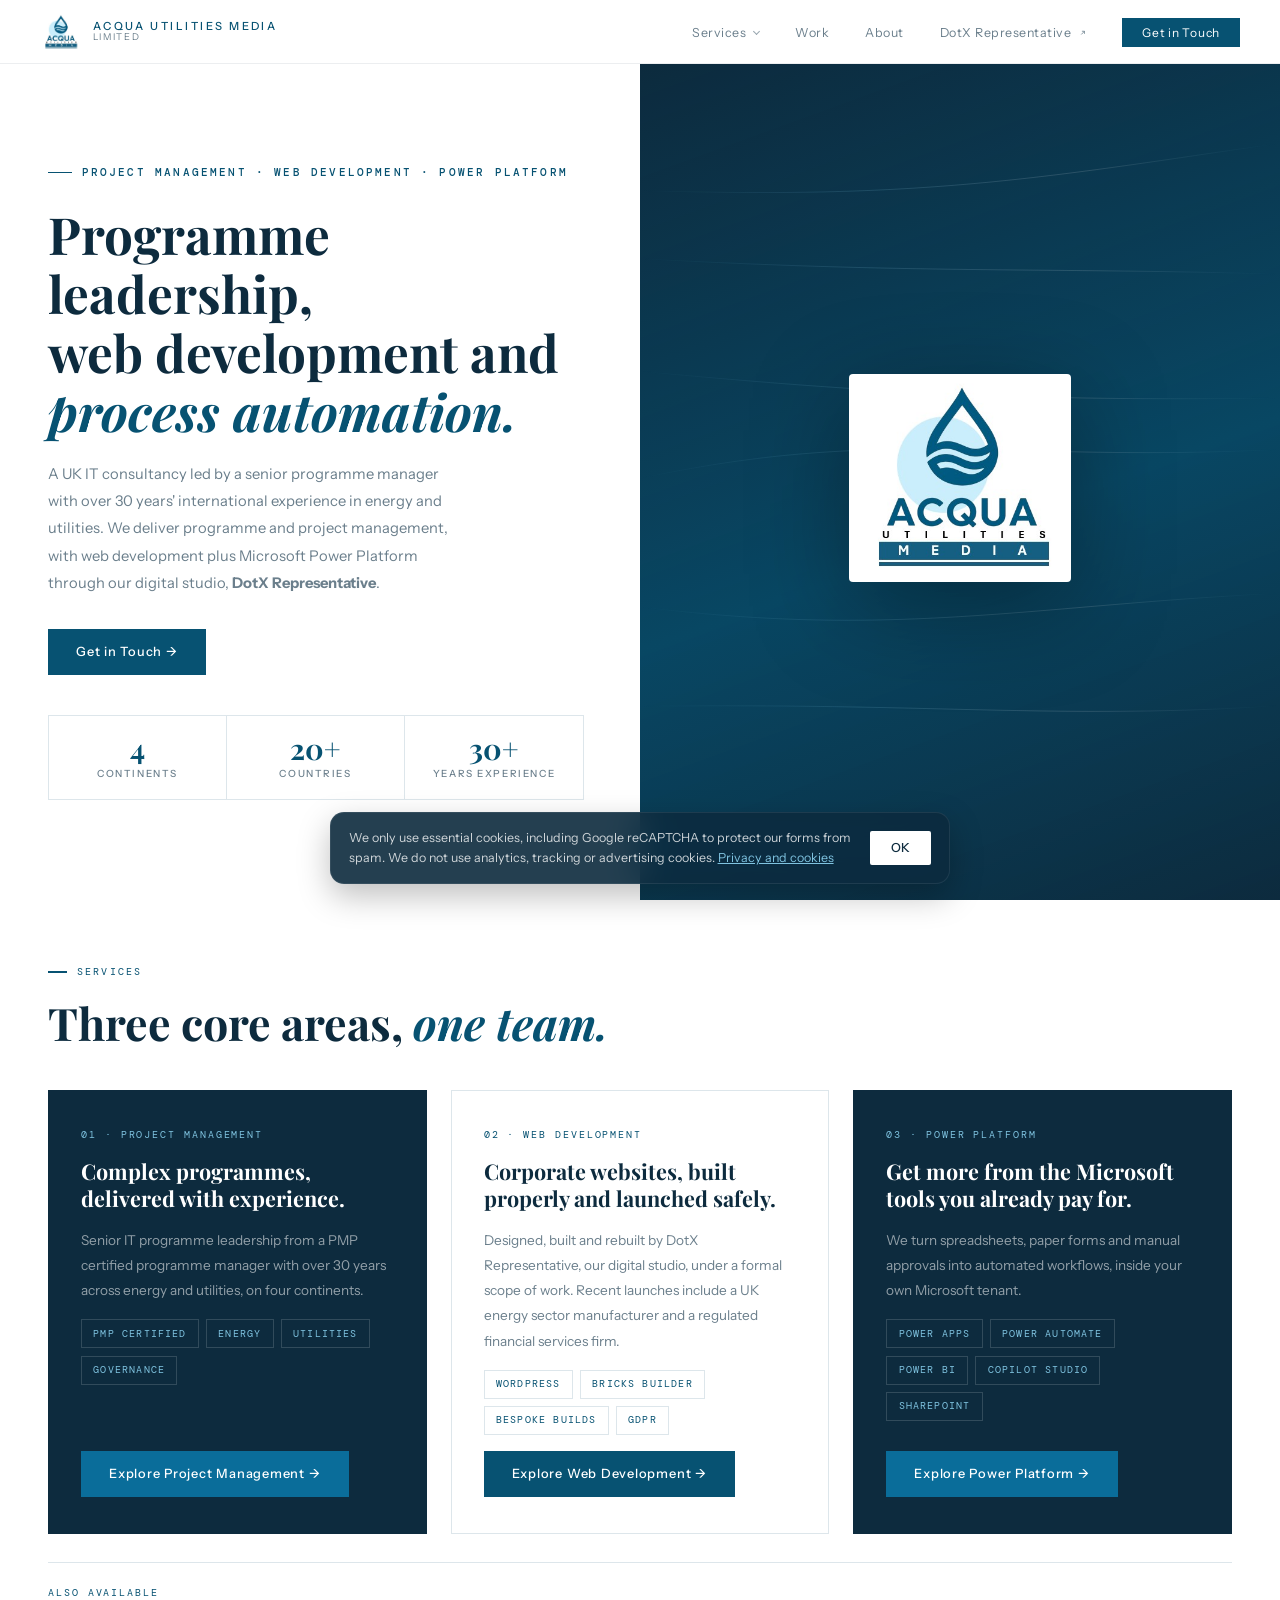
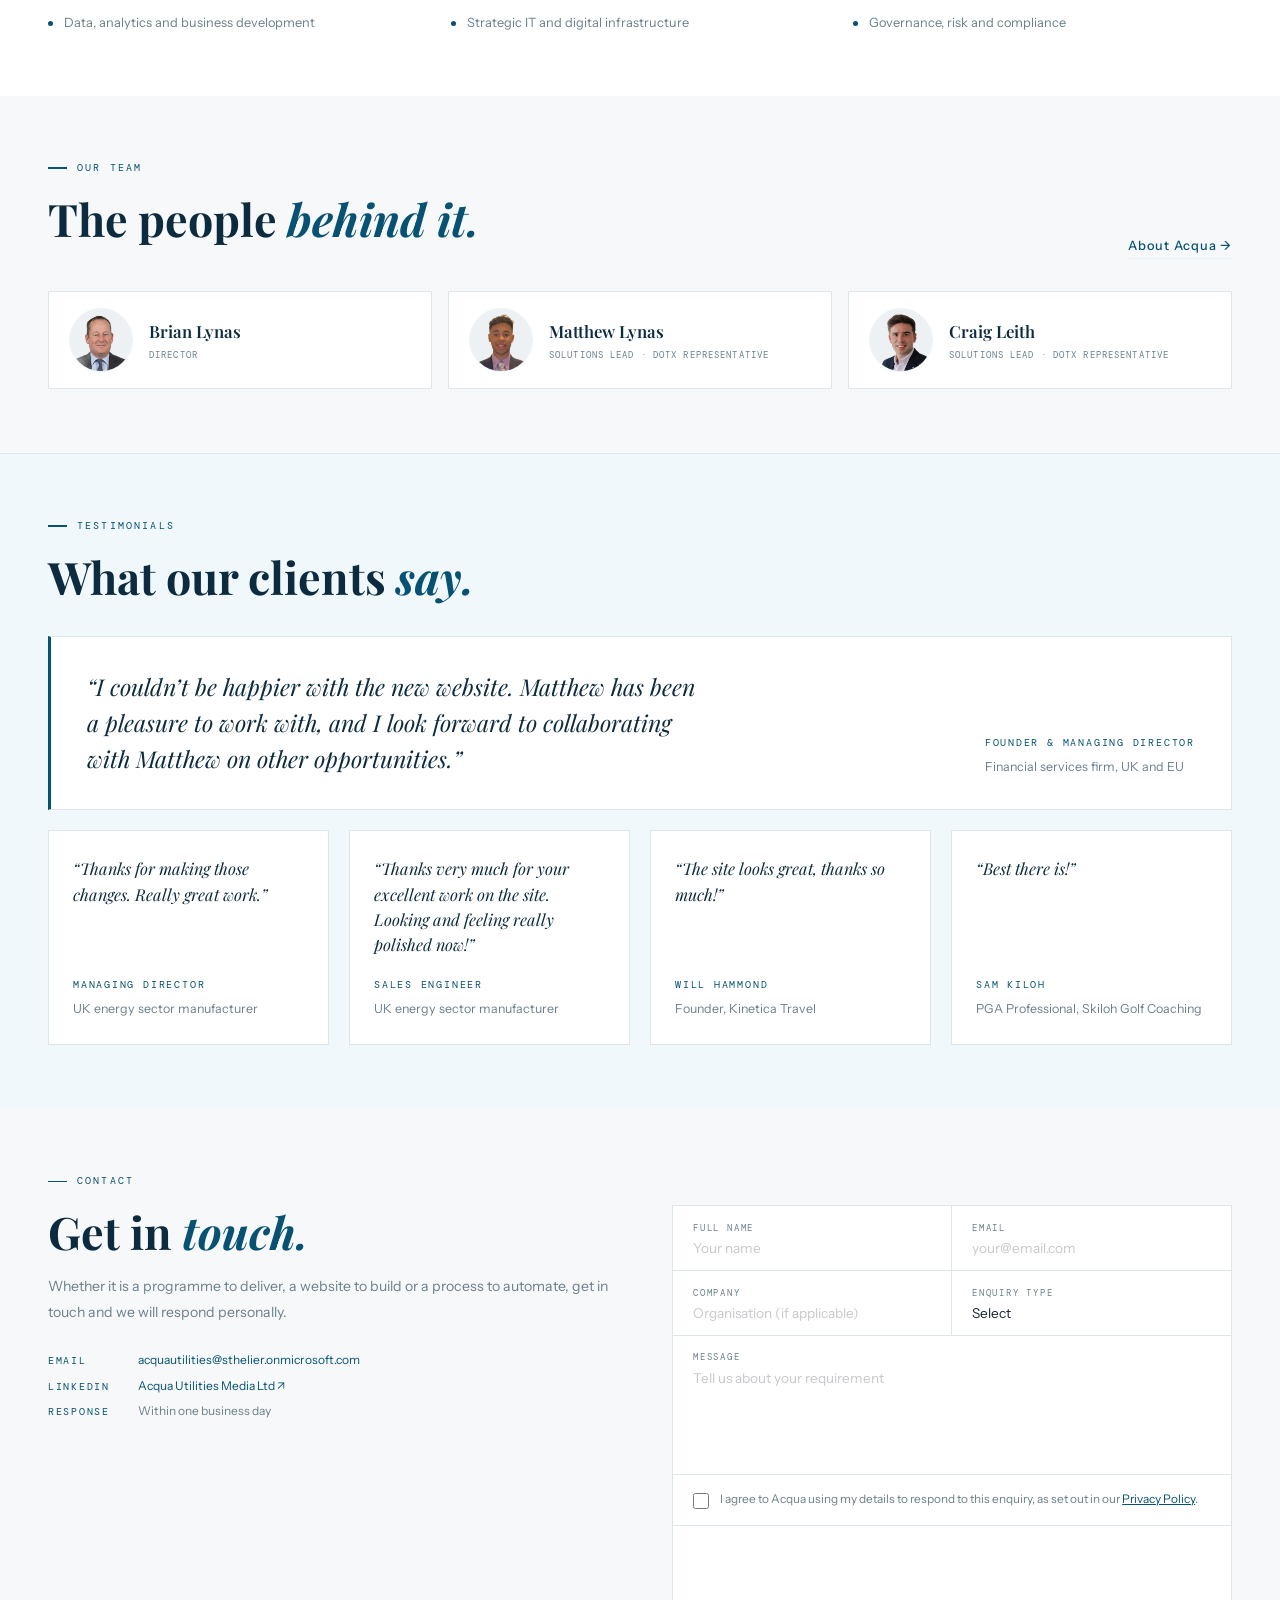
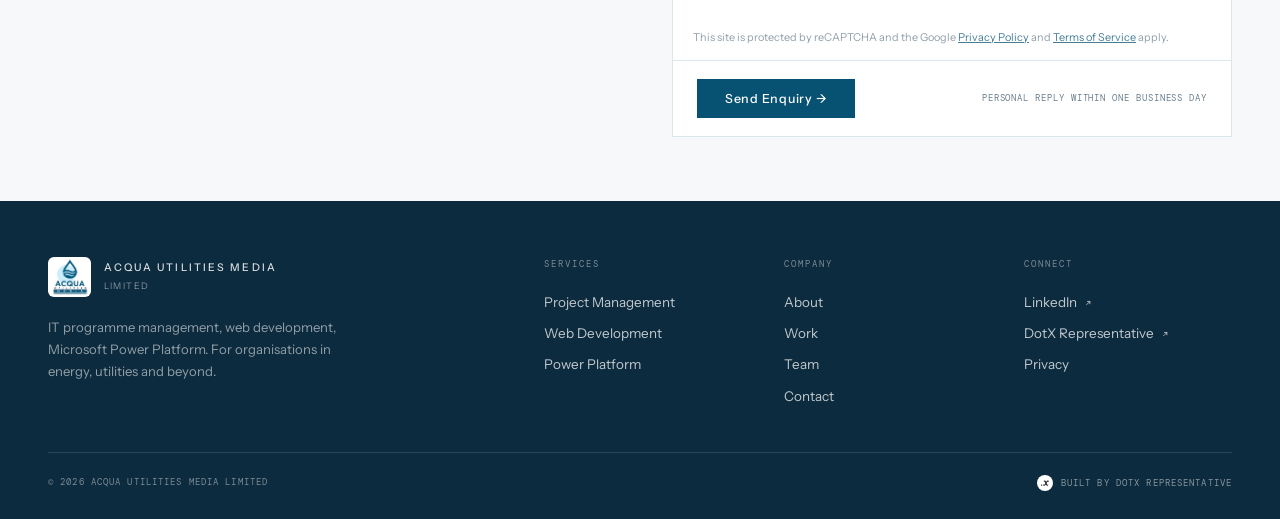
<file: index.html>
<!DOCTYPE html>
<html lang="en">
<head>
<meta charset="UTF-8">
<meta name="viewport" content="width=device-width, initial-scale=1.0">
<meta name="color-scheme" content="light only">
<title>Acqua Utilities Media Limited | Project Management, Web Development and Power Platform</title>
<link rel="preconnect" href="https://fonts.googleapis.com">
<link rel="preconnect" href="https://fonts.gstatic.com" crossorigin>
<link href="https://fonts.googleapis.com/css2?family=Playfair+Display:ital,wght@0,400;0,600;0,700;1,400;1,600&family=Instrument+Sans:wght@300;400;500&family=DM+Mono:wght@300;400&display=swap" rel="stylesheet">
<link rel="stylesheet" href="site.css?v=20261122">

<!-- FAVICONS -->
<link rel="icon" type="image/x-icon" href="favicon.ico">
<link rel="icon" type="image/png" sizes="96x96" href="favicon-96x96.png">
<link rel="apple-touch-icon" sizes="180x180" href="apple-touch-icon.png">
<link rel="manifest" href="site.webmanifest">
<meta name="theme-color" content="#ffffff">

<!-- SEO -->
<meta name="description" content="Acqua Utilities Media Limited is a UK IT consultancy for energy and utilities, covering IT programme management, corporate web development, Microsoft Power Platform automation.">
<meta name="author" content="Acqua Utilities Media Limited">
<meta name="robots" content="index, follow">
<link rel="canonical" href="https://acquautilitiesmedia.com/">

<!-- OPEN GRAPH -->
<meta property="og:type" content="website">
<meta property="og:title" content="Acqua Utilities Media Limited | Project Management, Web Development and Power Platform">
<meta property="og:description" content="Acqua Utilities Media Limited is a UK IT consultancy for energy and utilities, covering IT programme management, corporate web development, Microsoft Power Platform automation.">
<meta property="og:url" content="https://acquautilitiesmedia.com/">
<meta property="og:image" content="https://acquautilitiesmedia.com/web-app-manifest-512x512.png">
<meta property="og:site_name" content="Acqua Utilities Media Limited">
<meta property="og:locale" content="en_GB">
<meta name="twitter:card" content="summary">
<meta name="twitter:title" content="Acqua Utilities Media Limited | Project Management, Web Development and Power Platform">
<meta name="twitter:description" content="Acqua Utilities Media Limited is a UK IT consultancy for energy and utilities, covering IT programme management, corporate web development, Microsoft Power Platform automation.">
<meta name="twitter:image" content="https://acquautilitiesmedia.com/web-app-manifest-512x512.png">
<!-- STRUCTURED DATA -->
<script type="application/ld+json">
{
  "@context": "https://schema.org",
  "@type": "Organization",
  "name": "Acqua Utilities Media Limited",
  "url": "https://acquautilitiesmedia.com",
  "logo": "https://acquautilitiesmedia.com/web-app-manifest-512x512.png",
  "description": "UK based IT consultancy specialising in energy, oil and gas, renewables and utilities. Programme management, Microsoft Power Platform and process automation, and corporate web development.",
  "knowsAbout": ["IT Programme Management", "Microsoft Power Platform", "Power Apps", "Power Automate", "Power BI", "Microsoft Copilot Studio", "Process Automation", "Microsoft 365", "Web Design and Development", "WordPress", "Energy and Utilities"],
  "foundingDate": "2025",
  "address": {
    "@type": "PostalAddress",
    "addressCountry": "GB"
  },
  "contactPoint": {
    "@type": "ContactPoint",
    "email": "acquautilities@sthelier.onmicrosoft.com",
    "contactType": "Business Enquiries"
  },
  "sameAs": [
    "https://www.linkedin.com/company/acqua-utilities-media-ltd/"
  ]
}
</script>
</head>
<body>

<!-- NAV -->
<nav>
  <a href="#" class="nav-logo">
    <img src="ACQUA.jpg" alt="Acqua Utilities Media Ltd" style="height:38px;width:auto;display:block;border-radius:6px">
    <div class="nav-wordmark">
      <span class="nav-wordmark-top">Acqua Utilities Media</span>
      <span class="nav-wordmark-bot">Limited</span>
    </div>
  </a>
  <ul class="nav-links">
    <li class="nav-dd"><a href="#services" class="nav-dd-btn">Services</a>
      <div class="nav-dd-menu"><a href="project-management.html"><span class="dd-n">01</span><span class="dd-t">Project Management<span>Programme leadership and governance</span></span></a><a href="web-development.html"><span class="dd-n">02</span><span class="dd-t">Web Development<span>Builds, rebuilds and support</span></span></a><a href="power-platform.html"><span class="dd-n">03</span><span class="dd-t">Power Platform<span>Automation, apps and reporting</span></span></a><a href="https://dotxrepresentative.com" target="_blank" rel="noopener noreferrer" class="dd-foot">Brand projects through DotX Representative <svg class="ar" viewBox="0 0 12 12" aria-hidden="true"><path d="M3.5 8.5L8.5 3.5M4.5 3.5h4v4" fill="none" stroke="currentColor" stroke-width="1.2"/></svg></a></div>
    </li>
    <li><a href="web-development.html#work">Work</a></li>
    <li><a href="about.html">About</a></li>
    <li><a href="https://dotxrepresentative.com" target="_blank" rel="noopener noreferrer">DotX Representative <svg class="ar" viewBox="0 0 12 12" aria-hidden="true"><path d="M3.5 8.5L8.5 3.5M4.5 3.5h4v4" fill="none" stroke="currentColor" stroke-width="1.2"/></svg></a></li>
    <li><a href="#contact" class="nav-cta">Get in Touch</a></li>
  </ul>
  <button class="hamburger" id="hamburger" aria-label="Open menu"><span></span><span></span><span></span></button>
</nav>

<!-- MOBILE NAV -->
<div class="mnav" id="mobNav" role="dialog" aria-label="Menu">
  <div class="mn-top"><a href="index.html" class="mob-item mn-logo"><img src="ACQUA.jpg" alt="Acqua Utilities Media"><span>Acqua Utilities Media</span></a><button class="mob-close" id="mobClose" aria-label="Close menu"><svg viewBox="0 0 16 16" aria-hidden="true"><path d="M3 3l10 10M13 3L3 13" stroke="currentColor" stroke-width="1.3"/></svg></button></div>
  <div class="mn-body">
    <div class="mn-lbl">Services</div>
    <a href="project-management.html" class="mob-item mn-row"><span class="mn-n">01</span><span class="mn-t">Project Management<small>Programme leadership and governance</small></span><svg class="chev" viewBox="0 0 12 12" aria-hidden="true"><path d="M4.5 2.5L8 6l-3.5 3.5" fill="none" stroke="currentColor" stroke-width="1.2"/></svg></a><a href="web-development.html" class="mob-item mn-row"><span class="mn-n">02</span><span class="mn-t">Web Development<small>Builds, rebuilds and support</small></span><svg class="chev" viewBox="0 0 12 12" aria-hidden="true"><path d="M4.5 2.5L8 6l-3.5 3.5" fill="none" stroke="currentColor" stroke-width="1.2"/></svg></a><a href="power-platform.html" class="mob-item mn-row"><span class="mn-n">03</span><span class="mn-t">Power Platform<small>Automation, apps and reporting</small></span><svg class="chev" viewBox="0 0 12 12" aria-hidden="true"><path d="M4.5 2.5L8 6l-3.5 3.5" fill="none" stroke="currentColor" stroke-width="1.2"/></svg></a>
    <div class="mn-lbl">Company</div>
    <div class="mn-links"><a href="about.html" class="mob-item">About</a><a href="web-development.html#work" class="mob-item">Work</a><a href="about.html#team" class="mob-item">Team</a></div>
    <a href="https://dotxrepresentative.com" target="_blank" rel="noopener noreferrer" class="mob-item mn-studio"><span>Our digital studio</span>DotX Representative <svg class="ar" viewBox="0 0 12 12" aria-hidden="true"><path d="M3.5 8.5L8.5 3.5M4.5 3.5h4v4" fill="none" stroke="currentColor" stroke-width="1.2"/></svg></a>
  </div>
  <div class="mn-foot"><a href="index.html#contact" class="mob-item mn-cta">Get in touch</a></div>
</div>
<!-- HERO -->
<div class="hero">
  <div class="hero-left">
    <div class="hero-eyebrow">Project Management · Web Development · Power Platform</div>
    <h1>Programme leadership,<br>web development and<br><em>process automation.</em></h1>
    <p class="hero-sub">A UK IT consultancy led by a senior programme manager with over 30 years' international experience in energy and utilities. We deliver programme and project management, with web development plus Microsoft Power Platform through our digital studio, <strong>DotX Representative</strong>.</p>
    <div class="hero-ctas">
      <a href="#contact" class="btn-primary">Get in Touch →</a>
    </div>
    <div class="hero-stats">
      <div class="h-stat"><div class="h-stat-n">4</div><div class="h-stat-l">Continents</div></div>
      <div class="h-stat"><div class="h-stat-n">20+</div><div class="h-stat-l">Countries</div></div>
      <div class="h-stat"><div class="h-stat-n">30+</div><div class="h-stat-l">Years Experience</div></div>
    </div>
  </div>
  <div class="hero-right">
    <div class="hero-media" style="background-image:url('https://images.unsplash.com/photo-1486406146926-c627a92ad1ab?auto=format&fit=crop&w=2000&q=70')" aria-hidden="true"></div><div class="hero-shade" aria-hidden="true"></div><canvas class="flow" data-lines="6" data-alpha="0.16" aria-hidden="true"></canvas>
    <div class="hero-logo-display">
      <img src="ACQUA.jpg" alt="Acqua Utilities Media Ltd">
    </div>
  </div>
</div>


<section id="services">
  <div class="s-tag fi">Services</div>
  <h2 class="s-h2 fi">Three core areas, <em>one team.</em></h2>
  <div class="spot s3">
    <div class="spot-card dark fi">
      <div class="card-n">01 · Project Management</div>
      <div class="spot-t">Complex programmes, delivered with experience.</div>
      <p>Senior IT programme leadership from a PMP certified programme manager with over 30 years across energy and utilities, on four continents.</p>
      <div class="pp-tools">
        <span class="pp-tool">PMP Certified</span><span class="pp-tool">Energy</span><span class="pp-tool">Utilities</span><span class="pp-tool">Governance</span>
      </div>
      <a href="project-management.html" class="btn-primary">Explore Project Management →</a>
    </div>
    <div class="spot-card fi">
      <div class="card-n">02 · Web Development</div>
      <div class="spot-t">Corporate websites, built properly and launched safely.</div>
      <p>Designed, built and rebuilt by DotX Representative, our digital studio, under a formal scope of work. Recent launches include a UK energy sector manufacturer and a regulated financial services firm.</p>
      <div class="pp-tools">
        <span class="pp-tool">WordPress</span><span class="pp-tool">Bricks Builder</span><span class="pp-tool">Bespoke Builds</span><span class="pp-tool">GDPR</span>
      </div>
      <a href="web-development.html" class="btn-primary">Explore Web Development →</a>
    </div>
    <div class="spot-card dark fi">
      <div class="card-n">03 · Power Platform</div>
      <div class="spot-t">Get more from the Microsoft tools you already pay for.</div>
      <p>We turn spreadsheets, paper forms and manual approvals into automated workflows, inside your own Microsoft tenant.</p>
      <div class="pp-tools">
        <span class="pp-tool">Power Apps</span><span class="pp-tool">Power Automate</span><span class="pp-tool">Power BI</span><span class="pp-tool">Copilot Studio</span><span class="pp-tool">SharePoint</span>
      </div>
      <a href="power-platform.html" class="btn-primary">Explore Power Platform →</a>
    </div>
  </div>
  <div class="also fi"><span class="also-l">Also available</span><span>Data, analytics and business development</span><span>Strategic IT and digital infrastructure</span><span>Governance, risk and compliance</span></div>
</section>

<!-- TEAM STRIP -->
<section id="team" class="team-strip">
  <div class="ts-head fi">
    <div><div class="s-tag">Our Team</div><h2 class="s-h2">The people <em>behind it.</em></h2></div>
    <a href="about.html" class="btn-secondary">About Acqua →</a>
  </div>
  <div class="ts-grid">
    <a href="about.html#team" class="ts fi"><span class="ts-ph"><img src="team-brian.jpg" alt="Brian Lynas" loading="lazy"></span><span><span class="ts-n">Brian Lynas</span><span class="ts-r">Director</span></span></a>
    <a href="about.html#team" class="ts fi"><span class="ts-ph"><img src="team-matthew.jpg" alt="Matthew Lynas" loading="lazy"></span><span><span class="ts-n">Matthew Lynas</span><span class="ts-r">Solutions Lead · DotX Representative</span></span></a>
    <a href="about.html#team" class="ts fi"><span class="ts-ph"><img src="team-craig.jpg" alt="Craig Leith" loading="lazy"></span><span><span class="ts-n">Craig Leith</span><span class="ts-r">Solutions Lead · DotX Representative</span></span></a>
  </div>
</section>

<div class="divider"></div>

<!-- TESTIMONIALS -->
<section id="testimonials" class="pale">
  <div class="s-tag fi">Testimonials</div>
  <h2 class="s-h2 fi">What our clients <em>say.</em></h2>
  <div class="tm-wrap">
    <figure class="tm-feature fi">
      <blockquote class="tm-q">&ldquo;I couldn&rsquo;t be happier with the new website. Matthew has been a pleasure to work with, and I look forward to collaborating with Matthew on other opportunities.&rdquo;</blockquote>
      <figcaption class="tm-who">Founder &amp; Managing Director<span class="tm-role">Financial services firm, UK and EU</span></figcaption>
    </figure>
    <div class="tm-grid">
      <figure class="tm fi"><blockquote class="tm-q">&ldquo;Thanks for making those changes. Really great work.&rdquo;</blockquote><figcaption class="tm-who">Managing Director<span class="tm-role">UK energy sector manufacturer</span></figcaption></figure>
      <figure class="tm fi"><blockquote class="tm-q">&ldquo;Thanks very much for your excellent work on the site. Looking and feeling really polished now!&rdquo;</blockquote><figcaption class="tm-who">Sales Engineer<span class="tm-role">UK energy sector manufacturer</span></figcaption></figure>
      <figure class="tm fi"><blockquote class="tm-q">&ldquo;The site looks great, thanks so much!&rdquo;</blockquote><figcaption class="tm-who">Will Hammond<span class="tm-role">Founder, Kinetica Travel</span></figcaption></figure>
      <figure class="tm fi"><blockquote class="tm-q">&ldquo;Best there is!&rdquo;</blockquote><figcaption class="tm-who">Sam Kiloh<span class="tm-role">PGA Professional, Skiloh Golf Coaching</span></figcaption></figure>
    </div>
  </div>
</section>

<!-- CONTACT -->
<section id="contact" class="contact-section">
  <div class="s-tag fi">Contact</div>
  <div class="contact-inner">
    <div class="fi">
      <h2 class="s-h2">Get in <em>touch.</em></h2>
      <p class="contact-body">Whether it is a programme to deliver, a website to build or a process to automate, get in touch and we will respond personally.</p>
      <div class="contact-detail">
        <span class="lbl">Email</span>
        <a href="mailto:acquautilities@sthelier.onmicrosoft.com">acquautilities@sthelier.onmicrosoft.com</a>
        <span class="lbl">LinkedIn</span>
        <a href="https://www.linkedin.com/company/acqua-utilities-media-ltd/" target="_blank" rel="noopener noreferrer">Acqua Utilities Media Ltd ↗</a>
        <span class="lbl">Response</span>
        <span>Within one business day</span>
      </div>
    </div>
    <div class="fi">
      <form class="c-form" id="cForm" action="https://formspree.io/f/mykvojkb" method="POST">
        <div class="f-row">
          <div class="f-field"><label class="f-label">Full Name</label><input type="text" name="name" placeholder="Your name" required></div>
          <div class="f-field"><label class="f-label">Email</label><input type="email" name="email" placeholder="your@email.com" required></div>
        </div>
        <div class="f-row">
          <div class="f-field"><label class="f-label">Company</label><input type="text" name="company" placeholder="Organisation (if applicable)"></div>
          <div class="f-field"><label class="f-label">Enquiry Type</label>
            <select name="type">
              <option value="">Select</option>
              <option value="it">IT Programme and Project Management</option>
              <option value="web">Website Design, Build or Rebuild</option>
              <option value="m365">Microsoft 365 Utilisation Review</option>
              <option value="powerplatform">Power Platform and Process Automation</option>
              <option value="advisory">Business Advisory</option>
              <option value="bizdev">Business Development</option>
              <option value="dotx">DotX Representative: Brand, Technical Pack or Sport</option>
              <option value="other">Other</option>
            </select>
          </div>
        </div>
        <div class="f-field"><label class="f-label">Message</label><textarea name="message" placeholder="Tell us about your requirement" required></textarea></div>
        <div class="f-verify">
          <label><input type="checkbox" name="consent" value="Agreed" required><span>I agree to Acqua using my details to respond to this enquiry, as set out in our <a href="#" data-open-privacy>Privacy Policy</a>.</span></label>
        </div>
        <div class="f-hp" aria-hidden="true"><label>Leave this field empty <input type="text" name="_gotcha" tabindex="-1" autocomplete="off"></label></div>
        <div class="f-submit">
          <button type="submit">Send Enquiry →</button>
          <span class="f-note">Personal reply within one business day</span>
        </div>
      </form>
      <div class="f-success" id="fSuccess">
        <div class="f-success-icon">✓</div>
        <p>Your enquiry has been received. We will be in touch personally within one business day.</p>
      </div>
    </div>
  </div>
</section>


<!-- FOOTER -->
<footer class="ft">
  <div class="ft-top">
    <div class="ft-brand"><a href="#" class="ft-logo"><img src="ACQUA.jpg" alt="Acqua Utilities Media Limited"><span>Acqua Utilities Media<small>Limited</small></span></a><p>IT programme management, web development, Microsoft Power Platform. For organisations in energy, utilities and beyond.</p></div>
    <div class="ft-cols">
      <div><h4>Services</h4><a href="project-management.html">Project Management</a><a href="web-development.html">Web Development</a><a href="power-platform.html">Power Platform</a></div>
      <div><h4>Company</h4><a href="about.html">About</a><a href="web-development.html#work">Work</a><a href="about.html#team">Team</a><a href="#contact">Contact</a></div>
      <div><h4>Connect</h4><a href="https://www.linkedin.com/company/acqua-utilities-media-ltd/" target="_blank" rel="noopener noreferrer">LinkedIn <svg class="ar" viewBox="0 0 12 12" aria-hidden="true"><path d="M3.5 8.5L8.5 3.5M4.5 3.5h4v4" fill="none" stroke="currentColor" stroke-width="1.2"/></svg></a><a href="https://dotxrepresentative.com" target="_blank" rel="noopener noreferrer">DotX Representative <svg class="ar" viewBox="0 0 12 12" aria-hidden="true"><path d="M3.5 8.5L8.5 3.5M4.5 3.5h4v4" fill="none" stroke="currentColor" stroke-width="1.2"/></svg></a><a href="#" id="privLink">Privacy</a></div>
    </div>
  </div>
  <div class="ft-bot"><span>© 2026 Acqua Utilities Media Limited</span><a href="https://dotxrepresentative.com" target="_blank" rel="noopener noreferrer" class="built-by"><img src="dotx_V1_black__1_.PNG" alt="">Built by DotX Representative</a></div>
</footer>

<!-- PRIVACY MODAL -->
<div class="modal" id="privModal">
  <div class="modal-box">
    <button class="modal-x" id="privClose">✕</button>
    <h2>Privacy Policy</h2>
    <p style="font-family:var(--mono);font-size:.6rem;letter-spacing:.12em;text-transform:uppercase;color:var(--muted);margin-bottom:1rem">Last updated: October 2026</p>
    <h3>Who we are</h3><p>Acqua Utilities Media Limited is registered in Scotland, United Kingdom. Contact: <a href="mailto:acquautilities@sthelier.onmicrosoft.com">acquautilities@sthelier.onmicrosoft.com</a></p>
    <h3>What we collect</h3><p>When you submit an enquiry we collect your name, email address, company name and message. We do not collect payment information.</p>
    <h3>How we use it</h3><p>Your information is used solely to respond to your enquiry. We will never sell or share your personal data with any third party for marketing purposes.</p>
    <h3>Storage</h3><p>Submissions are processed via Formspree (GDPR compliant) and delivered to our team inbox, after a Google reCAPTCHA check to block spam. No data is stored on this website.</p>
    <h3>Cookies</h3><p>We do not use analytics, tracking or advertising cookies. Our enquiry forms use Google reCAPTCHA to protect against spam. reCAPTCHA sets cookies and collects technical information such as your IP address that are strictly necessary for this security check, and its use is governed by the <a href="https://policies.google.com/privacy" target="_blank" rel="noopener noreferrer">Google Privacy Policy</a> and <a href="https://policies.google.com/terms" target="_blank" rel="noopener noreferrer">Terms of Service</a>. When you dismiss our cookie notice, that choice is saved in your browser so the notice is not shown again.</p>
    <h3>Your rights</h3><p>Under UK GDPR you have the right to access, correct or delete any data we hold. Contact <a href="mailto:acquautilities@sthelier.onmicrosoft.com">acquautilities@sthelier.onmicrosoft.com</a> to exercise these rights.</p>
  </div>
</div>

<script src="site.js?v=20261119"></script>
</body>
</html>
</file>
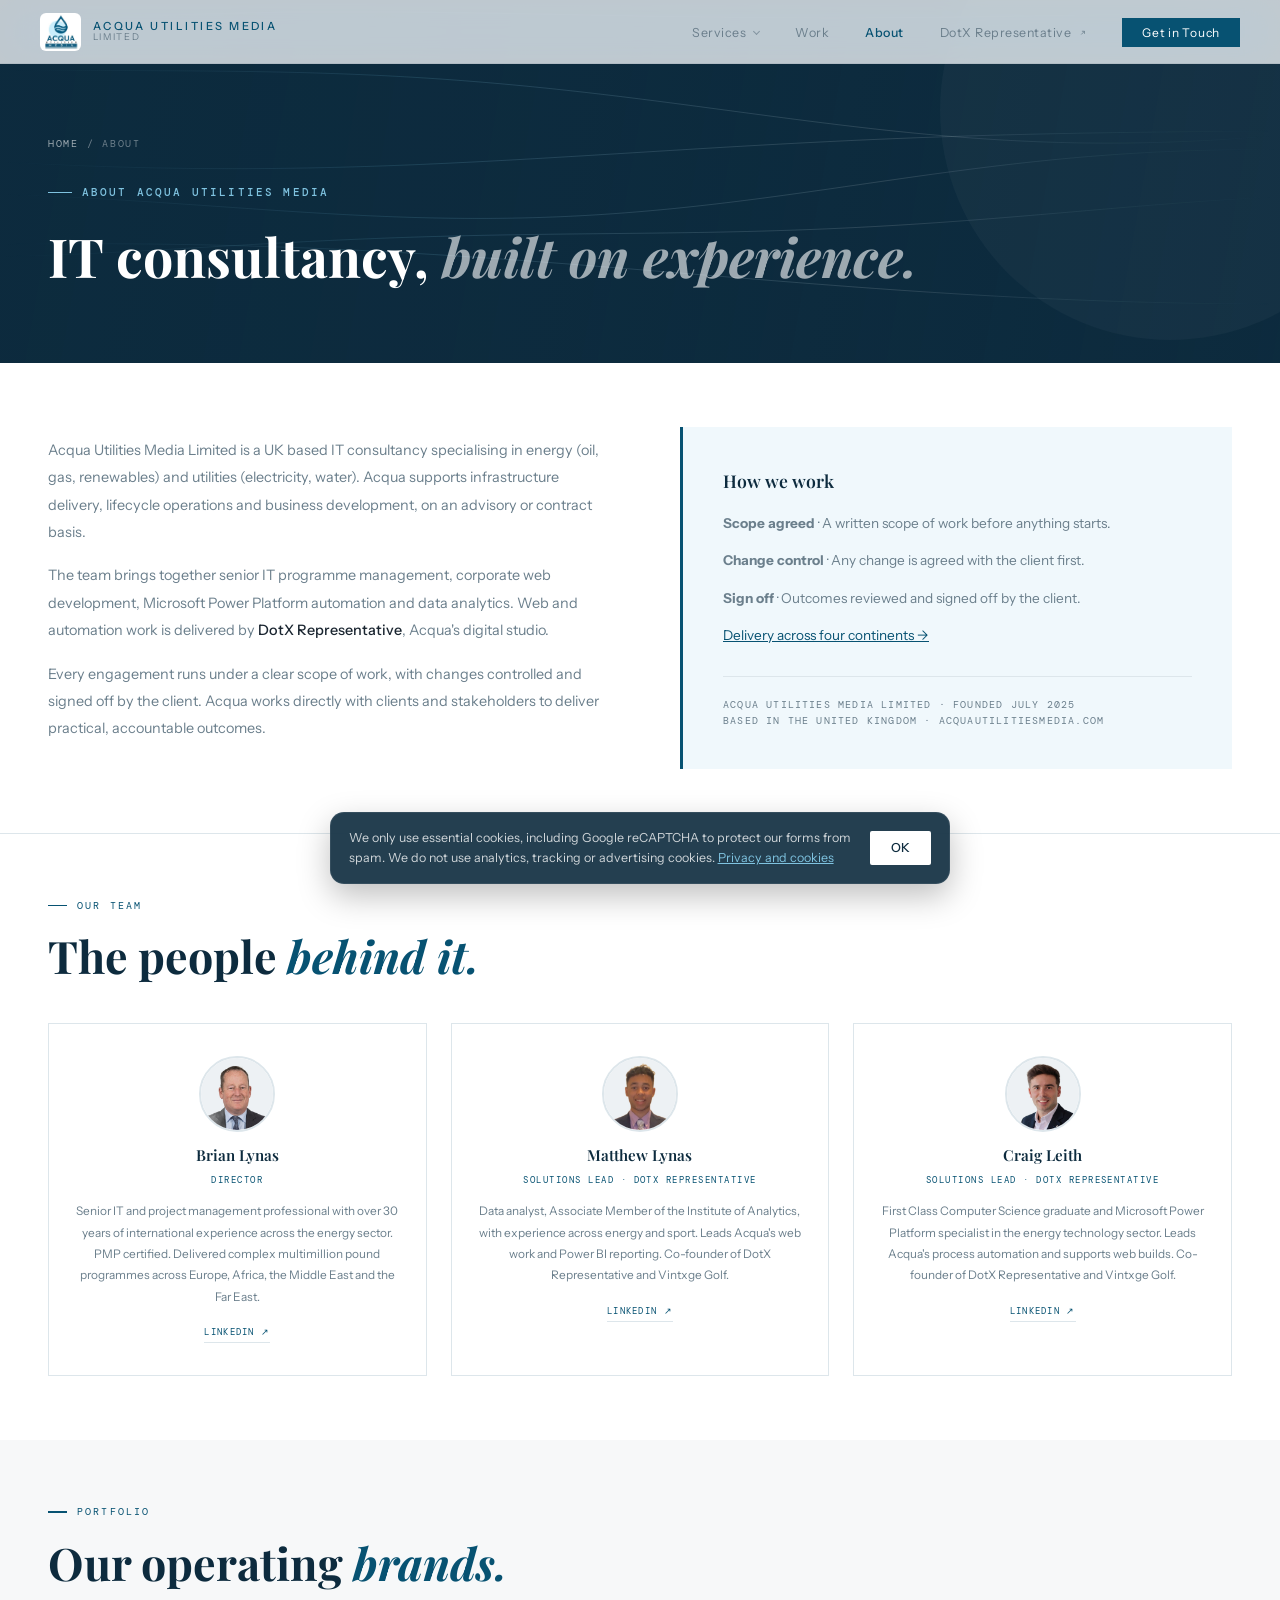
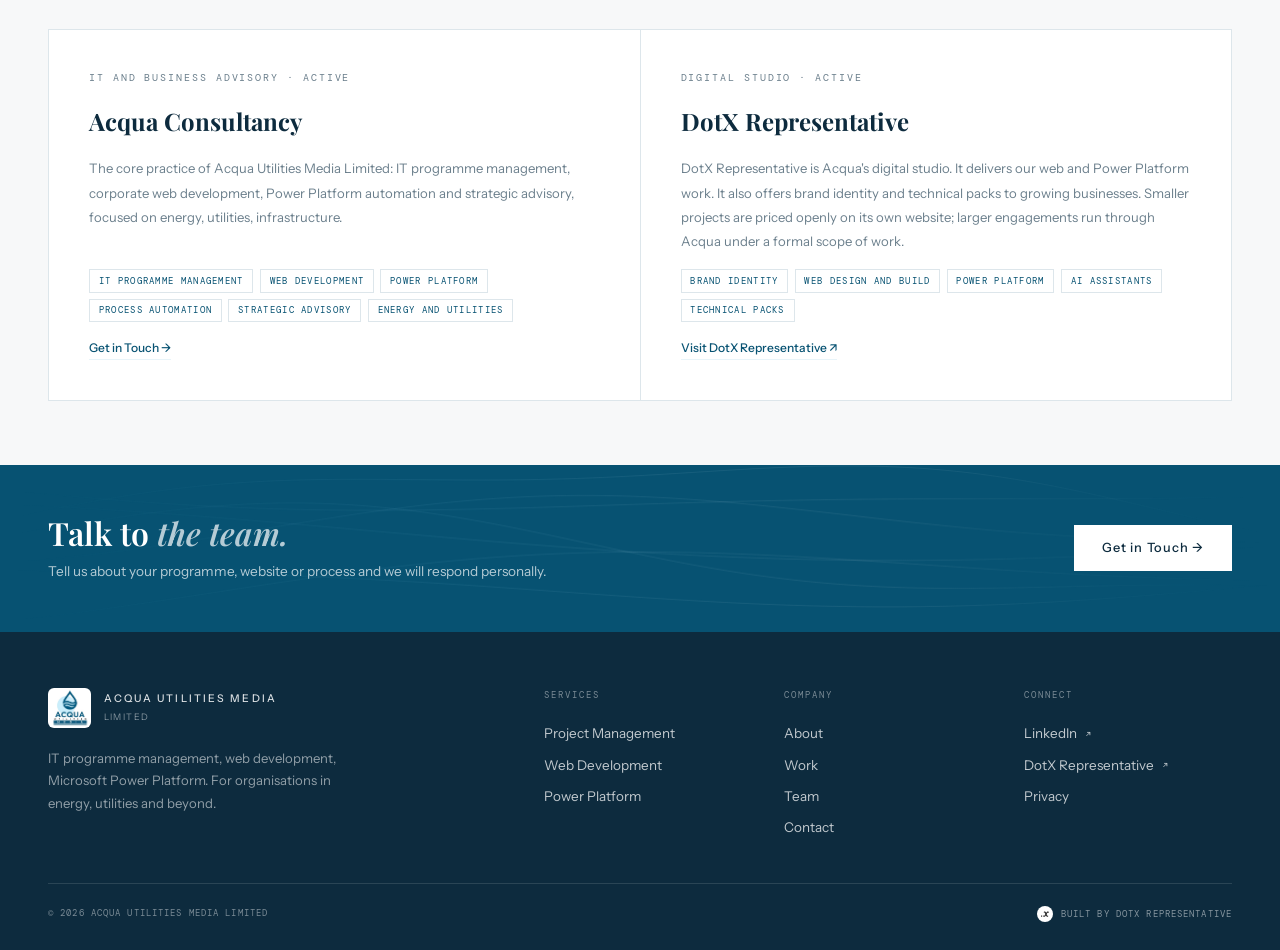
<file: about.html>
<!DOCTYPE html>
<html lang="en">
<head>
<meta charset="UTF-8">
<meta name="viewport" content="width=device-width, initial-scale=1.0">
<meta name="color-scheme" content="light only">
<title>About | Acqua Utilities Media</title>
<link rel="preconnect" href="https://fonts.googleapis.com">
<link rel="preconnect" href="https://fonts.gstatic.com" crossorigin>
<link href="https://fonts.googleapis.com/css2?family=Playfair+Display:ital,wght@0,400;0,600;0,700;1,400;1,600&family=Instrument+Sans:wght@300;400;500&family=DM+Mono:wght@300;400&display=swap" rel="stylesheet">
<link rel="stylesheet" href="site.css?v=20261122">

<!-- FAVICONS -->
<link rel="icon" type="image/x-icon" href="favicon.ico">
<link rel="icon" type="image/png" sizes="96x96" href="favicon-96x96.png">
<link rel="apple-touch-icon" sizes="180x180" href="apple-touch-icon.png">
<link rel="manifest" href="site.webmanifest">
<meta name="theme-color" content="#ffffff">

<!-- SEO -->
<meta name="description" content="About Acqua Utilities Media Limited, a UK IT consultancy for energy and utilities. Meet the team and our digital studio, DotX Representative.">
<meta name="author" content="Acqua Utilities Media Limited">
<meta name="robots" content="index, follow">
<link rel="canonical" href="https://acquautilitiesmedia.com/about">

<!-- OPEN GRAPH -->
<meta property="og:type" content="website">
<meta property="og:title" content="About | Acqua Utilities Media">
<meta property="og:description" content="About Acqua Utilities Media Limited, a UK IT consultancy for energy and utilities. Meet the team and our digital studio, DotX Representative.">
<meta property="og:url" content="https://acquautilitiesmedia.com/about">
<meta property="og:image" content="https://acquautilitiesmedia.com/web-app-manifest-512x512.png">
<meta property="og:site_name" content="Acqua Utilities Media Limited">
<meta property="og:locale" content="en_GB">
<meta name="twitter:card" content="summary">
<meta name="twitter:title" content="About | Acqua Utilities Media">
<meta name="twitter:description" content="About Acqua Utilities Media Limited, a UK IT consultancy for energy and utilities. Meet the team and our digital studio, DotX Representative.">
<meta name="twitter:image" content="https://acquautilitiesmedia.com/web-app-manifest-512x512.png">
</head>
<body>

<!-- NAV -->
<nav>
  <a href="index.html" class="nav-logo">
    <img src="ACQUA.jpg" alt="Acqua Utilities Media Ltd" style="height:38px;width:auto;display:block;border-radius:6px">
    <div class="nav-wordmark">
      <span class="nav-wordmark-top">Acqua Utilities Media</span>
      <span class="nav-wordmark-bot">Limited</span>
    </div>
  </a>
  <ul class="nav-links">
    <li class="nav-dd"><a href="index.html#services" class="nav-dd-btn">Services</a>
      <div class="nav-dd-menu"><a href="project-management.html"><span class="dd-n">01</span><span class="dd-t">Project Management<span>Programme leadership and governance</span></span></a><a href="web-development.html"><span class="dd-n">02</span><span class="dd-t">Web Development<span>Builds, rebuilds and support</span></span></a><a href="power-platform.html"><span class="dd-n">03</span><span class="dd-t">Power Platform<span>Automation, apps and reporting</span></span></a><a href="https://dotxrepresentative.com" target="_blank" rel="noopener noreferrer" class="dd-foot">Brand projects through DotX Representative <svg class="ar" viewBox="0 0 12 12" aria-hidden="true"><path d="M3.5 8.5L8.5 3.5M4.5 3.5h4v4" fill="none" stroke="currentColor" stroke-width="1.2"/></svg></a></div>
    </li>
    <li><a href="web-development.html#work">Work</a></li>
    <li><a href="about.html" class="active">About</a></li>
    <li><a href="https://dotxrepresentative.com" target="_blank" rel="noopener noreferrer">DotX Representative <svg class="ar" viewBox="0 0 12 12" aria-hidden="true"><path d="M3.5 8.5L8.5 3.5M4.5 3.5h4v4" fill="none" stroke="currentColor" stroke-width="1.2"/></svg></a></li>
    <li><a href="index.html#contact" class="nav-cta">Get in Touch</a></li>
  </ul>
  <button class="hamburger" id="hamburger" aria-label="Open menu"><span></span><span></span><span></span></button>
</nav>

<!-- MOBILE NAV -->
<div class="mnav" id="mobNav" role="dialog" aria-label="Menu">
  <div class="mn-top"><a href="index.html" class="mob-item mn-logo"><img src="ACQUA.jpg" alt="Acqua Utilities Media"><span>Acqua Utilities Media</span></a><button class="mob-close" id="mobClose" aria-label="Close menu"><svg viewBox="0 0 16 16" aria-hidden="true"><path d="M3 3l10 10M13 3L3 13" stroke="currentColor" stroke-width="1.3"/></svg></button></div>
  <div class="mn-body">
    <div class="mn-lbl">Services</div>
    <a href="project-management.html" class="mob-item mn-row"><span class="mn-n">01</span><span class="mn-t">Project Management<small>Programme leadership and governance</small></span><svg class="chev" viewBox="0 0 12 12" aria-hidden="true"><path d="M4.5 2.5L8 6l-3.5 3.5" fill="none" stroke="currentColor" stroke-width="1.2"/></svg></a><a href="web-development.html" class="mob-item mn-row"><span class="mn-n">02</span><span class="mn-t">Web Development<small>Builds, rebuilds and support</small></span><svg class="chev" viewBox="0 0 12 12" aria-hidden="true"><path d="M4.5 2.5L8 6l-3.5 3.5" fill="none" stroke="currentColor" stroke-width="1.2"/></svg></a><a href="power-platform.html" class="mob-item mn-row"><span class="mn-n">03</span><span class="mn-t">Power Platform<small>Automation, apps and reporting</small></span><svg class="chev" viewBox="0 0 12 12" aria-hidden="true"><path d="M4.5 2.5L8 6l-3.5 3.5" fill="none" stroke="currentColor" stroke-width="1.2"/></svg></a>
    <div class="mn-lbl">Company</div>
    <div class="mn-links"><a href="about.html" class="mob-item">About</a><a href="web-development.html#work" class="mob-item">Work</a><a href="about.html#team" class="mob-item">Team</a></div>
    <a href="https://dotxrepresentative.com" target="_blank" rel="noopener noreferrer" class="mob-item mn-studio"><span>Our digital studio</span>DotX Representative <svg class="ar" viewBox="0 0 12 12" aria-hidden="true"><path d="M3.5 8.5L8.5 3.5M4.5 3.5h4v4" fill="none" stroke="currentColor" stroke-width="1.2"/></svg></a>
  </div>
  <div class="mn-foot"><a href="index.html#contact" class="mob-item mn-cta">Get in touch</a></div>
</div>

<!-- PAGE HERO -->
<header class="page-hero ph-short">
  <div class="hero-media" style="background-image:url('https://images.unsplash.com/photo-1486406146926-c627a92ad1ab?auto=format&fit=crop&w=2000&q=70')" aria-hidden="true"></div><div class="hero-shade" aria-hidden="true"></div><canvas class="flow" data-lines="6" data-alpha="0.16" aria-hidden="true"></canvas>
  <div style="position:relative;z-index:2">
    <div class="crumbs"><a href="index.html">Home</a> / About</div>
    <div class="hero-eyebrow">About Acqua Utilities Media</div>
    <h1>IT consultancy, <em>built on experience.</em></h1>
  </div>
</header>

<section id="about">
    <div class="about-grid">
    <div class="fi">
            <p class="about-body">Acqua Utilities Media Limited is a UK based IT consultancy specialising in energy (oil, gas, renewables) and utilities (electricity, water). Acqua supports infrastructure delivery, lifecycle operations and business development, on an advisory or contract basis.</p>
      <p class="about-body">The team brings together senior IT programme management, corporate web development, Microsoft Power Platform automation and data analytics. Web and automation work is delivered by <strong>DotX Representative</strong>, Acqua's digital studio.</p>
      <p class="about-body">Every engagement runs under a clear scope of work, with changes controlled and signed off by the client. Acqua works directly with clients and stakeholders to deliver practical, accountable outcomes.</p>
    </div>
    <div class="about-right fi">
      <div class="about-right-title">How we work</div>
      <p><strong>Scope agreed</strong> · A written scope of work before anything starts.</p>
      <p><strong>Change control</strong> · Any change is agreed with the client first.</p>
      <p><strong>Sign off</strong> · Outcomes reviewed and signed off by the client.</p>
      <p><a href="project-management.html#international" style="color:var(--teal)">Delivery across four continents →</a></p>
      <div class="reg-detail">
        Acqua Utilities Media Limited · Founded July 2025<br>Based in the United Kingdom · acquautilitiesmedia.com
      </div>
    </div>
  </div>
</section>

<div class="divider"></div>


<!-- TEAM -->
<section id="team">
  <div class="s-tag fi">Our Team</div>
  <h2 class="s-h2 fi">The people <em>behind it.</em></h2>
  <div class="team-grid">

    <div class="team-card fi">
      <div class="team-avatar">
        <img src="team-brian.jpg" alt="Brian Lynas" loading="lazy">
      </div>
      <div class="team-name">Brian Lynas</div>
      <div class="team-role">Director</div>
      <p class="team-bio">Senior IT and project management professional with over 30 years of international experience across the energy sector. PMP certified. Delivered complex multimillion pound programmes across Europe, Africa, the Middle East and the Far East.</p>
      <a href="https://www.linkedin.com/in/brianlynas" target="_blank" rel="noopener noreferrer" style="font-family:var(--mono);font-size:.58rem;letter-spacing:.14em;text-transform:uppercase;color:var(--teal);text-decoration:none;border-bottom:1px solid var(--border);padding-bottom:.1rem;margin-top:.25rem;transition:color .2s">LinkedIn ↗</a>
    </div>

    <div class="team-card fi">
      <div class="team-avatar">
        <img src="team-matthew.jpg" alt="Matthew Lynas" loading="lazy">
      </div>
      <div class="team-name">Matthew Lynas</div>
      <div class="team-role">Solutions Lead · DotX Representative</div>
      <p class="team-bio">Data analyst, Associate Member of the Institute of Analytics, with experience across energy and sport. Leads Acqua's web work and Power BI reporting. Co-founder of DotX Representative and Vintxge Golf.</p>
      <a href="https://www.linkedin.com/in/matthew-lynas-8453011b9" target="_blank" rel="noopener noreferrer" style="font-family:var(--mono);font-size:.58rem;letter-spacing:.14em;text-transform:uppercase;color:var(--teal);text-decoration:none;border-bottom:1px solid var(--border);padding-bottom:.1rem;margin-top:.25rem;transition:color .2s">LinkedIn ↗</a>
    </div>

    <div class="team-card fi">
      <div class="team-avatar">
        <img src="team-craig.jpg" alt="Craig Leith" loading="lazy">
      </div>
      <div class="team-name">Craig Leith</div>
      <div class="team-role">Solutions Lead · DotX Representative</div>
      <p class="team-bio">First Class Computer Science graduate and Microsoft Power Platform specialist in the energy technology sector. Leads Acqua's process automation and supports web builds. Co-founder of DotX Representative and Vintxge Golf.</p>
      <a href="https://www.linkedin.com/in/craig-leith-283638360" target="_blank" rel="noopener noreferrer" style="font-family:var(--mono);font-size:.58rem;letter-spacing:.14em;text-transform:uppercase;color:var(--teal);text-decoration:none;border-bottom:1px solid var(--border);padding-bottom:.1rem;margin-top:.25rem;transition:color .2s">LinkedIn ↗</a>
    </div>

  </div>
</section>
<section id="portfolio" style="background:var(--off)">
  <div class="s-tag fi">Portfolio</div>
  <h2 class="s-h2 fi">Our operating <em>brands.</em></h2>
  <div class="portfolio-grid">

    <div class="port-card fi">
      <div class="port-card-label">IT and Business Advisory · Active</div>
      <div class="port-card-name">Acqua Consultancy</div>
      <p class="port-card-desc">The core practice of Acqua Utilities Media Limited: IT programme management, corporate web development, Power Platform automation and strategic advisory, focused on energy, utilities, infrastructure.</p>
      <div class="port-card-tags">
        <span class="port-tag">IT Programme Management</span>
        <span class="port-tag">Web Development</span>
        <span class="port-tag">Power Platform</span>
        <span class="port-tag">Process Automation</span>
        <span class="port-tag">Strategic Advisory</span>
        <span class="port-tag">Energy and Utilities</span>
      </div>
      <a href="index.html#contact" class="port-card-link">Get in Touch →</a>
    </div>

    <div class="port-card fi">
      <div class="port-card-label">Digital Studio · Active</div>
      <div class="port-card-name">DotX Representative</div>
      <p class="port-card-desc">DotX Representative is Acqua's digital studio. It delivers our web and Power Platform work. It also offers brand identity and technical packs to growing businesses. Smaller projects are priced openly on its own website; larger engagements run through Acqua under a formal scope of work.</p>
      <div class="port-card-tags">
        <span class="port-tag">Brand Identity</span>
        <span class="port-tag">Web Design and Build</span>
        <span class="port-tag">Power Platform</span>
        <span class="port-tag">AI Assistants</span>
        <span class="port-tag">Technical Packs</span>
      </div>
      <a href="https://dotxrepresentative.com" target="_blank" rel="noopener noreferrer" class="port-card-link">Visit DotX Representative ↗</a>
    </div>

  </div>
</section>


<!-- CTA BAND -->
<div class="cta-band">
  <canvas class="flow" data-lines="7" data-alpha="0.10" aria-hidden="true"></canvas>
  <div class="fi">
    <h3>Talk to <em>the team.</em></h3>
    <p>Tell us about your programme, website or process and we will respond personally.</p>
  </div>
  <div class="cta-actions fi">
    <a href="index.html#contact" class="btn-primary">Get in Touch →</a>
  </div>
</div>

<!-- FOOTER -->
<footer class="ft">
  <div class="ft-top">
    <div class="ft-brand"><a href="index.html" class="ft-logo"><img src="ACQUA.jpg" alt="Acqua Utilities Media Limited"><span>Acqua Utilities Media<small>Limited</small></span></a><p>IT programme management, web development, Microsoft Power Platform. For organisations in energy, utilities and beyond.</p></div>
    <div class="ft-cols">
      <div><h4>Services</h4><a href="project-management.html">Project Management</a><a href="web-development.html">Web Development</a><a href="power-platform.html">Power Platform</a></div>
      <div><h4>Company</h4><a href="about.html">About</a><a href="web-development.html#work">Work</a><a href="about.html#team">Team</a><a href="index.html#contact">Contact</a></div>
      <div><h4>Connect</h4><a href="https://www.linkedin.com/company/acqua-utilities-media-ltd/" target="_blank" rel="noopener noreferrer">LinkedIn <svg class="ar" viewBox="0 0 12 12" aria-hidden="true"><path d="M3.5 8.5L8.5 3.5M4.5 3.5h4v4" fill="none" stroke="currentColor" stroke-width="1.2"/></svg></a><a href="https://dotxrepresentative.com" target="_blank" rel="noopener noreferrer">DotX Representative <svg class="ar" viewBox="0 0 12 12" aria-hidden="true"><path d="M3.5 8.5L8.5 3.5M4.5 3.5h4v4" fill="none" stroke="currentColor" stroke-width="1.2"/></svg></a><a href="#" id="privLink">Privacy</a></div>
    </div>
  </div>
  <div class="ft-bot"><span>© 2026 Acqua Utilities Media Limited</span><a href="https://dotxrepresentative.com" target="_blank" rel="noopener noreferrer" class="built-by"><img src="dotx_V1_black__1_.PNG" alt="">Built by DotX Representative</a></div>
</footer>

<!-- PRIVACY MODAL -->
<div class="modal" id="privModal">
  <div class="modal-box">
    <button class="modal-x" id="privClose">✕</button>
    <h2>Privacy Policy</h2>
    <p style="font-family:var(--mono);font-size:.6rem;letter-spacing:.12em;text-transform:uppercase;color:var(--muted);margin-bottom:1rem">Last updated: October 2026</p>
    <h3>Who we are</h3><p>Acqua Utilities Media Limited is registered in Scotland, United Kingdom. Contact: <a href="mailto:acquautilities@sthelier.onmicrosoft.com">acquautilities@sthelier.onmicrosoft.com</a></p>
    <h3>What we collect</h3><p>When you submit an enquiry we collect your name, email address, company name and message. We do not collect payment information.</p>
    <h3>How we use it</h3><p>Your information is used solely to respond to your enquiry. We will never sell or share your personal data with any third party for marketing purposes.</p>
    <h3>Storage</h3><p>Submissions are processed via Formspree (GDPR compliant) and delivered to our team inbox, after a Google reCAPTCHA check to block spam. No data is stored on this website.</p>
    <h3>Cookies</h3><p>We do not use analytics, tracking or advertising cookies. Our enquiry forms use Google reCAPTCHA to protect against spam. reCAPTCHA sets cookies and collects technical information such as your IP address that are strictly necessary for this security check, and its use is governed by the <a href="https://policies.google.com/privacy" target="_blank" rel="noopener noreferrer">Google Privacy Policy</a> and <a href="https://policies.google.com/terms" target="_blank" rel="noopener noreferrer">Terms of Service</a>. When you dismiss our cookie notice, that choice is saved in your browser so the notice is not shown again.</p>
    <h3>Your rights</h3><p>Under UK GDPR you have the right to access, correct or delete any data we hold. Contact <a href="mailto:acquautilities@sthelier.onmicrosoft.com">acquautilities@sthelier.onmicrosoft.com</a> to exercise these rights.</p>
  </div>
</div>

<script src="site.js?v=20261119"></script>
</body>
</html>
</file>
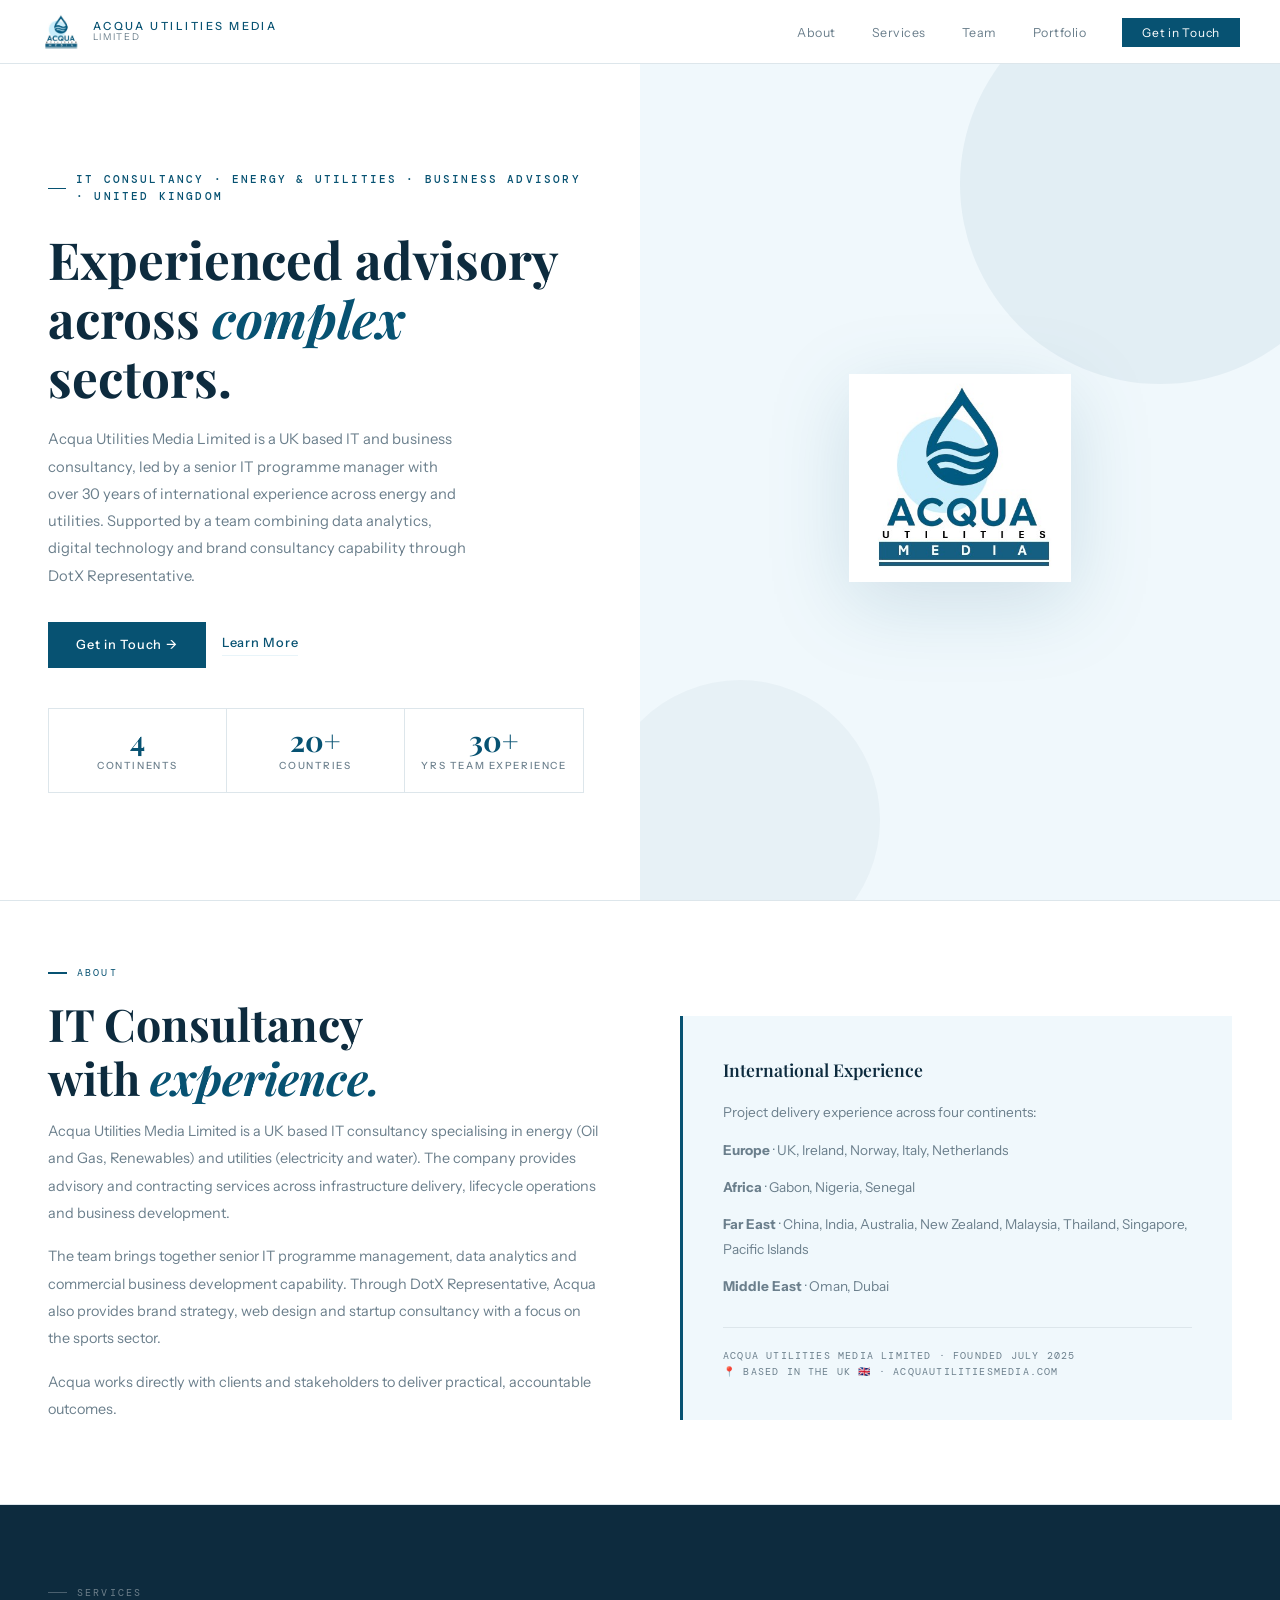
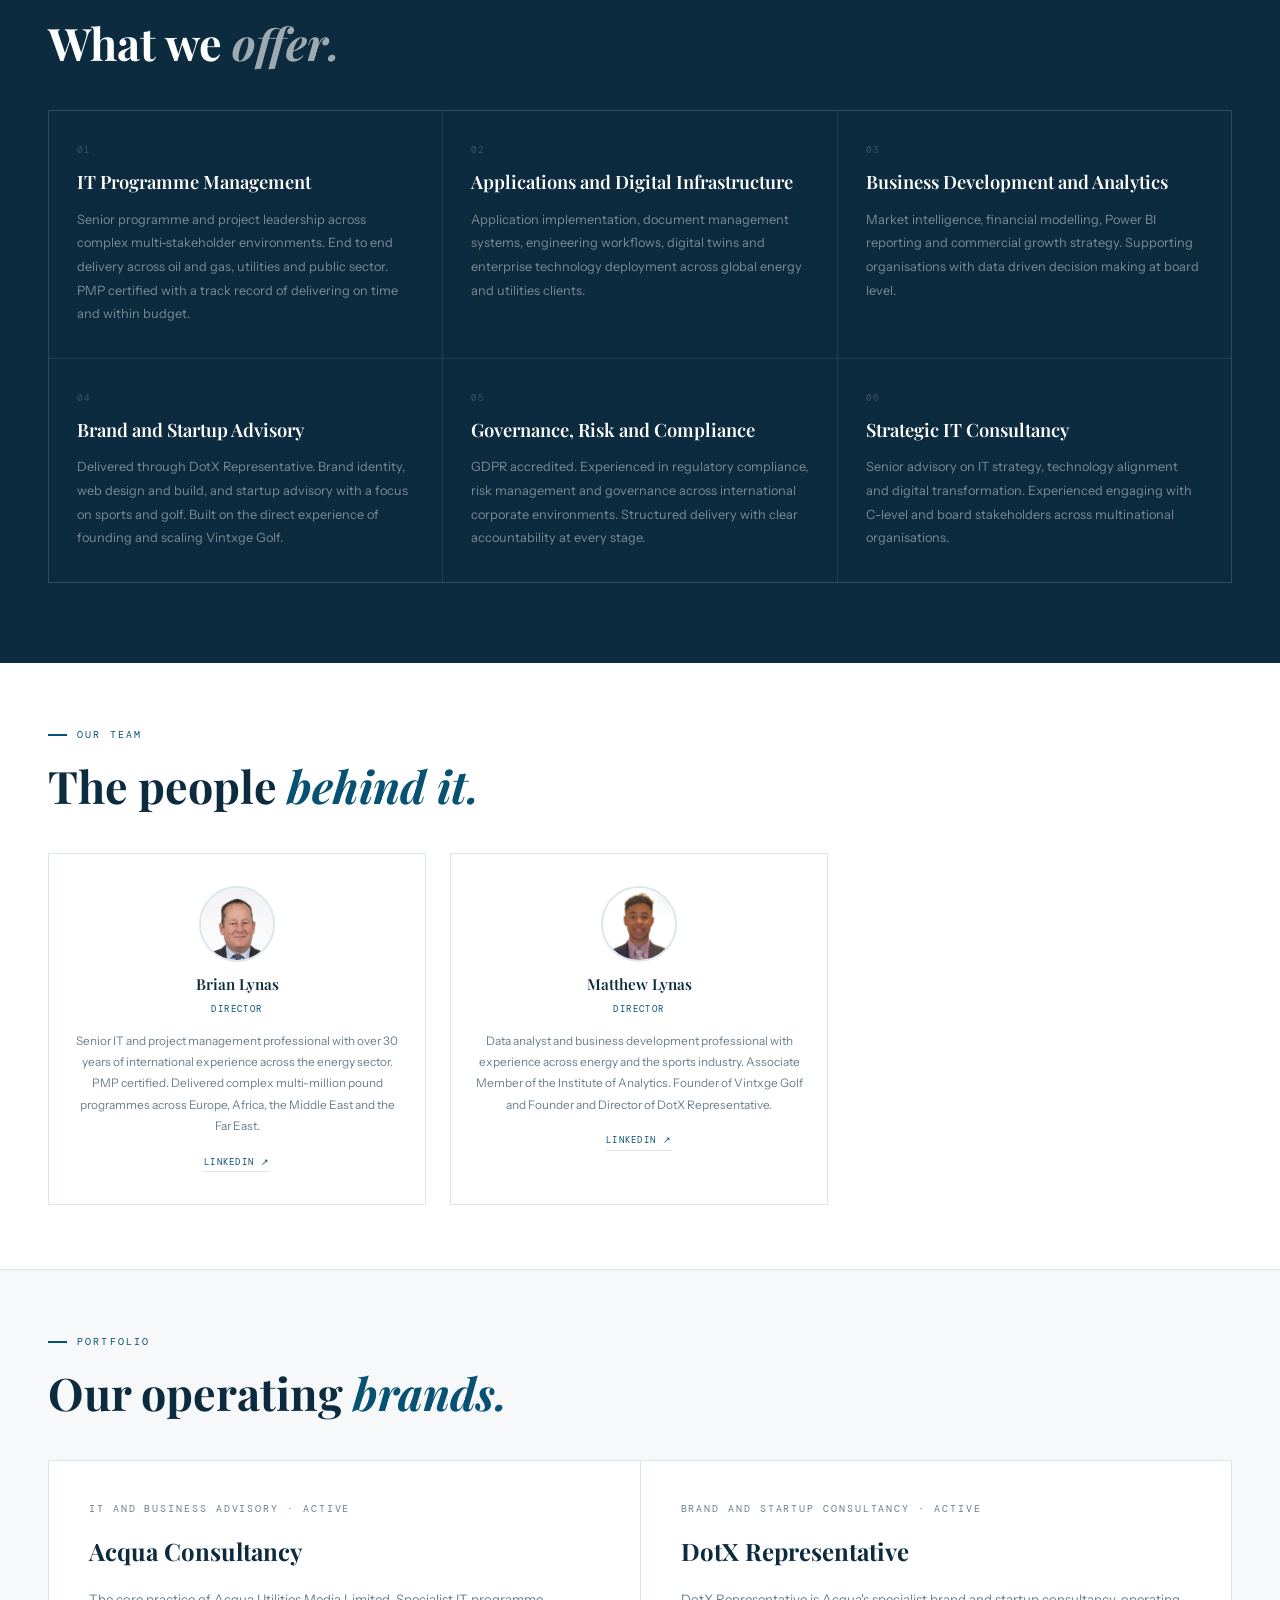
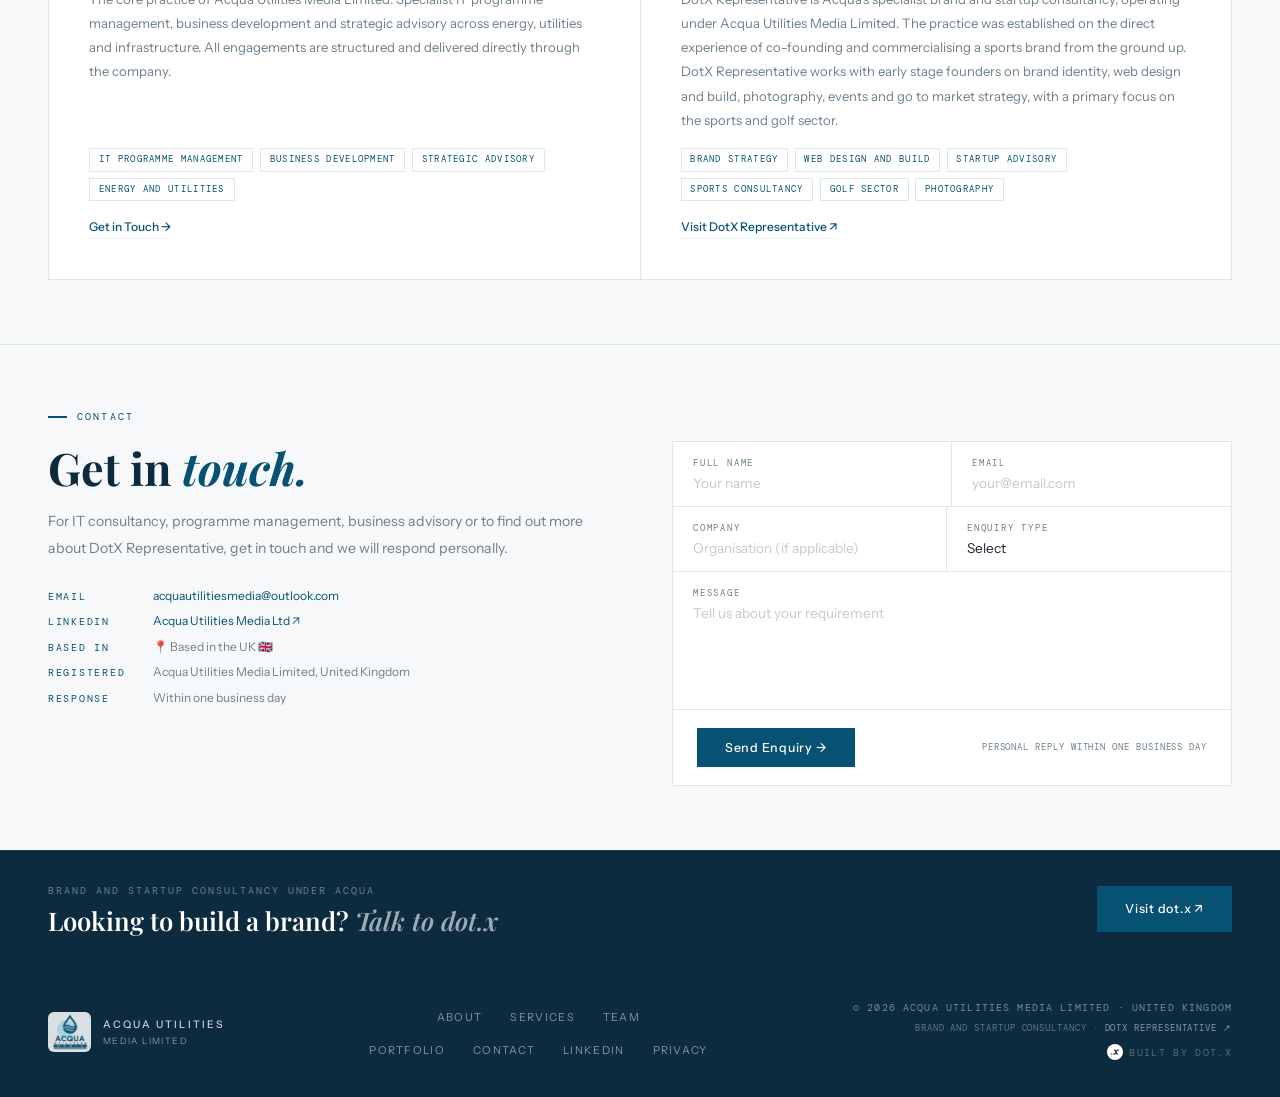
<file: acqua-index.html>
<!DOCTYPE html>
<html lang="en">
<head>
<meta charset="UTF-8">
<meta name="viewport" content="width=device-width, initial-scale=1.0">
<title>Acqua Utilities Media Limited — IT Consultancy & Advisory</title>
<link rel="preconnect" href="https://fonts.googleapis.com">
<link rel="preconnect" href="https://fonts.gstatic.com" crossorigin>
<link href="https://fonts.googleapis.com/css2?family=Playfair+Display:ital,wght@0,400;0,600;0,700;1,400;1,600&family=Instrument+Sans:wght@300;400;500&family=DM+Mono:wght@300;400&display=swap" rel="stylesheet">

<!-- FAVICONS -->
<link rel="icon" type="image/x-icon" href="favicon.ico">
<link rel="icon" type="image/png" sizes="96x96" href="favicon-96x96.png">
<link rel="apple-touch-icon" sizes="180x180" href="apple-touch-icon.png">
<link rel="manifest" href="site.webmanifest">
<meta name="theme-color" content="#075272">

<!-- SEO -->
<meta name="description" content="Acqua Utilities Media Limited is a UK based IT consultancy specialising in energy, oil and gas, renewables and utilities. Senior programme management, business development and advisory services. Operating DotX Representative, a brand and startup consultancy focused on the sports sector.">
<meta name="keywords" content="IT consultancy UK, energy consultancy, oil and gas IT, utilities consultancy, programme management, business development, startup advisory, sports consultancy, golf sector, Aberdeen consultancy">
<meta name="author" content="Acqua Utilities Media Limited">
<meta name="robots" content="index, follow">
<link rel="canonical" href="https://acquautilitiesmedia.com/">

<!-- OPEN GRAPH -->
<meta property="og:type" content="website">
<meta property="og:title" content="Acqua Utilities Media Limited — IT Consultancy & Advisory">
<meta property="og:description" content="UK based IT consultancy specialising in energy and utilities. Senior programme management and advisory services with over 30 years of international experience.">
<meta property="og:url" content="https://acquautilitiesmedia.com/">
<meta property="og:image" content="https://acquautilitiesmedia.com/web-app-manifest-512x512.png">
<meta property="og:site_name" content="Acqua Utilities Media Limited">
<meta property="og:locale" content="en_GB">

<!-- TWITTER -->
<meta name="twitter:card" content="summary">
<meta name="twitter:title" content="Acqua Utilities Media Limited — IT Consultancy & Advisory">
<meta name="twitter:description" content="UK based IT consultancy specialising in energy and utilities. Senior programme management and advisory services.">
<meta name="twitter:image" content="https://acquautilitiesmedia.com/web-app-manifest-512x512.png">

<!-- STRUCTURED DATA -->
<script type="application/ld+json">
{
  "@context": "https://schema.org",
  "@type": "Organization",
  "name": "Acqua Utilities Media Limited",
  "url": "https://acquautilitiesmedia.com",
  "logo": "https://acquautilitiesmedia.com/web-app-manifest-512x512.png",
  "description": "UK based IT consultancy specialising in energy, oil and gas, renewables and utilities.",
  "foundingDate": "2025",
  "address": {
    "@type": "PostalAddress",
    "addressCountry": "GB"
  },
  "contactPoint": {
    "@type": "ContactPoint",
    "email": "acquautilitiesmedia@outlook.com",
    "contactType": "Business Enquiries"
  },
  "sameAs": [
    "https://www.linkedin.com/company/acqua-utilities-media-ltd/"
  ]
}
</script>

<style>
*,*::before,*::after{box-sizing:border-box;margin:0;padding:0}

:root{
  --teal:#075272;
  --teal-mid:#0a6d9a;
  --teal-light:#e8f4f9;
  --teal-pale:#f0f8fc;
  --navy:#0d2b3e;
  --white:#ffffff;
  --off:#f7f8f9;
  --text:#1a2530;
  --muted:#6b7f8c;
  --border:#dde6eb;
  --serif:'Playfair Display',Georgia,serif;
  --sans:'Instrument Sans',system-ui,sans-serif;
  --mono:'DM Mono',monospace;
}

html{scroll-behavior:smooth}
body{font-family:var(--sans);background:var(--white);color:var(--text);overflow-x:hidden;font-size:16px;line-height:1.6}

/* NAV */
nav{position:fixed;top:0;left:0;right:0;z-index:200;background:rgba(255,255,255,0.96);backdrop-filter:blur(12px);border-bottom:1px solid var(--border);display:flex;align-items:center;justify-content:space-between;padding:0 2.5rem;height:64px}
.nav-logo{display:flex;align-items:center;gap:.75rem;text-decoration:none}
.nav-logo img{height:38px;width:auto;display:block}
.nav-wordmark{display:flex;flex-direction:column;line-height:1}
.nav-wordmark-top{font-family:var(--sans);font-weight:500;font-size:.7rem;letter-spacing:.22em;text-transform:uppercase;color:var(--teal)}
.nav-wordmark-bot{font-family:var(--sans);font-weight:300;font-size:.58rem;letter-spacing:.18em;text-transform:uppercase;color:var(--muted)}
.nav-links{display:flex;gap:2.25rem;list-style:none;align-items:center}
.nav-links a{color:var(--muted);text-decoration:none;font-size:.78rem;font-weight:400;letter-spacing:.04em;transition:color .2s}
.nav-links a:hover{color:var(--teal)}
.nav-cta{background:var(--teal)!important;color:var(--white)!important;padding:.45rem 1.25rem!important;font-size:.75rem!important;letter-spacing:.06em!important;transition:background .2s!important}
.nav-cta:hover{background:var(--navy)!important}
.hamburger{display:none;flex-direction:column;gap:5px;background:none;border:none;cursor:pointer;padding:4px}
.hamburger span{display:block;width:22px;height:1.5px;background:var(--teal)}
@media(max-width:900px){.nav-links{display:none}.hamburger{display:flex}nav{padding:0 1.25rem;height:56px}}

/* MOBILE NAV */
.mob-nav{display:none;position:fixed;inset:0;z-index:300;background:var(--white);flex-direction:column;align-items:center;justify-content:center;gap:2rem;border-top:3px solid var(--teal)}
.mob-nav.open{display:flex}
.mob-nav a{font-family:var(--serif);font-size:2rem;color:var(--teal);text-decoration:none}
.mob-close{position:absolute;top:1.25rem;right:1.75rem;background:none;border:none;color:var(--teal);font-size:1.4rem;cursor:pointer}

/* HERO */
.hero{padding-top:64px;background:var(--white);display:grid;grid-template-columns:1fr 1fr;min-height:100vh;position:relative;overflow:hidden}
.hero-left{display:flex;flex-direction:column;justify-content:center;padding:4rem 3.5rem 4rem 3rem;position:relative;z-index:2}
.hero-eyebrow{display:inline-flex;align-items:center;gap:.6rem;font-size:.68rem;font-weight:500;letter-spacing:.2em;text-transform:uppercase;color:var(--teal);margin-bottom:1.5rem;font-family:var(--mono)}
.hero-eyebrow::before{content:'';width:1.5rem;height:1.5px;background:var(--teal)}
.hero h1{font-family:var(--serif);font-size:clamp(2.4rem,4vw,3.6rem);font-weight:700;line-height:1.15;color:var(--navy);margin-bottom:1.25rem}
.hero h1 em{font-style:italic;color:var(--teal)}
.hero-sub{font-size:.92rem;line-height:1.85;color:var(--muted);max-width:420px;margin-bottom:2rem;font-weight:300}
.hero-ctas{display:flex;gap:1rem;flex-wrap:wrap;align-items:center}
.btn-primary{display:inline-flex;align-items:center;gap:.5rem;background:var(--teal);color:var(--white);padding:.8rem 1.75rem;font-family:var(--sans);font-size:.8rem;font-weight:500;letter-spacing:.06em;text-decoration:none;transition:background .2s,gap .2s}
.btn-primary:hover{background:var(--navy);gap:.85rem}
.btn-secondary{display:inline-flex;align-items:center;gap:.5rem;color:var(--teal);font-family:var(--sans);font-size:.8rem;font-weight:500;letter-spacing:.06em;text-decoration:none;border-bottom:1.5px solid var(--teal-light);padding-bottom:.1rem;transition:border-color .2s,color .2s}
.btn-secondary:hover{border-color:var(--teal);color:var(--navy)}
.hero-right{background:var(--teal-pale);display:flex;align-items:center;justify-content:center;padding:3rem;position:relative;overflow:hidden}
.hero-right::before{content:'';position:absolute;top:-80px;right:-80px;width:400px;height:400px;border-radius:50%;background:rgba(7,82,114,.06)}
.hero-right::after{content:'';position:absolute;bottom:-60px;left:-40px;width:280px;height:280px;border-radius:50%;background:rgba(7,82,114,.04)}
.hero-logo-display{position:relative;z-index:2;text-align:center}
.hero-logo-display img{width:min(280px,60%);height:auto;filter:drop-shadow(0 20px 40px rgba(7,82,114,.15))}
.hero-stats{display:grid;grid-template-columns:repeat(3,1fr);gap:0;border:1px solid var(--border);margin-top:2.5rem;background:var(--white)}
.h-stat{padding:1.1rem 1rem;border-right:1px solid var(--border);text-align:center}
.h-stat:last-child{border-right:none}
.h-stat-n{font-family:var(--serif);font-size:1.8rem;font-weight:700;color:var(--teal);line-height:1;margin-bottom:.2rem}
.h-stat-l{font-size:.62rem;font-weight:500;letter-spacing:.16em;text-transform:uppercase;color:var(--muted)}
@media(max-width:900px){.hero{grid-template-columns:1fr;min-height:unset;padding-top:56px}.hero-right{display:none}.hero-left{padding:2rem 1.25rem 2.5rem;justify-content:flex-start}}

/* DIVIDER */
.divider{height:1px;background:var(--border)}

/* SECTIONS */
section{padding:4rem 3rem}
@media(max-width:900px){section{padding:2.5rem 1.25rem}}
.s-tag{font-family:var(--mono);font-size:.62rem;font-weight:400;letter-spacing:.22em;text-transform:uppercase;color:var(--teal);margin-bottom:1rem;display:flex;align-items:center;gap:.6rem}
.s-tag::before{content:'';width:1.2rem;height:1.5px;background:var(--teal)}
.s-h2{font-family:var(--serif);font-size:clamp(1.9rem,3.5vw,2.8rem);font-weight:700;color:var(--navy);line-height:1.2;margin-bottom:.85rem}
.s-h2 em{font-style:italic;color:var(--teal)}

/* ABOUT */
.about-grid{display:grid;grid-template-columns:1fr 1fr;gap:5rem;align-items:center}
.about-body{font-size:.9rem;line-height:1.9;color:var(--muted);margin-bottom:1rem;font-weight:300}
.about-body strong{color:var(--text);font-weight:500}
.about-right{background:var(--teal-pale);padding:2.5rem;border-left:3px solid var(--teal)}
.about-right-title{font-family:var(--serif);font-size:1.1rem;font-weight:600;color:var(--navy);margin-bottom:1rem}
.about-right p{font-size:.85rem;line-height:1.85;color:var(--muted);font-weight:300}
.about-right p+p{margin-top:.75rem}
.reg-detail{margin-top:1.75rem;padding-top:1.25rem;border-top:1px solid var(--border);font-family:var(--mono);font-size:.62rem;letter-spacing:.12em;color:var(--muted);text-transform:uppercase}
@media(max-width:900px){.about-grid{grid-template-columns:1fr;gap:2.5rem}}

/* SERVICES */
.services-wrap{background:var(--navy);padding:5rem 3rem}
.services-wrap .s-tag{color:rgba(255,255,255,.4)}
.services-wrap .s-tag::before{background:rgba(255,255,255,.25)}
.services-wrap .s-h2{color:var(--white)}
.services-wrap .s-h2 em{color:rgba(255,255,255,.6)}
.svc-grid{display:grid;grid-template-columns:repeat(3,1fr);gap:1px;background:rgba(255,255,255,.08);border:1px solid rgba(255,255,255,.08);margin-top:2.5rem}
.svc-card{background:var(--navy);padding:2rem 1.75rem;transition:background .25s;position:relative;overflow:hidden}
.svc-card::before{content:'';position:absolute;top:0;left:0;right:0;height:2px;background:var(--teal);transform:scaleX(0);transform-origin:left;transition:transform .35s}
.svc-card:hover::before{transform:scaleX(1)}
.svc-card:hover{background:rgba(255,255,255,.04)}
.svc-num{font-family:var(--mono);font-size:.58rem;letter-spacing:.22em;color:rgba(255,255,255,.2);margin-bottom:.75rem;text-transform:uppercase}
.svc-title{font-family:var(--serif);font-size:1.15rem;font-weight:600;color:var(--white);margin-bottom:.85rem;line-height:1.3}
.svc-desc{font-size:.8rem;line-height:1.85;color:rgba(255,255,255,.45);font-weight:300}
@media(max-width:900px){.svc-grid{grid-template-columns:1fr}.services-wrap{padding:2.5rem 1.25rem}}

/* TEAM */
.team-grid{display:grid;grid-template-columns:repeat(2,1fr);gap:1.5rem;margin-top:2.5rem;max-width:780px}
.team-card{background:var(--white);display:flex;flex-direction:column;align-items:center;text-align:center;gap:.85rem;padding:2rem 1.5rem;border:1px solid var(--border);transition:border-color .25s}
.team-card:hover{border-color:var(--teal)}
.team-avatar{width:76px;height:76px;border-radius:50%;overflow:hidden;background:var(--teal-pale);border:2px solid var(--border);flex-shrink:0;transition:border-color .25s}
.team-card:hover .team-avatar{border-color:var(--teal)}
.team-avatar img{width:100%;height:100%;object-fit:cover;object-position:center 15%;display:block}
.team-name{font-family:var(--serif);font-size:.95rem;font-weight:600;color:var(--navy);line-height:1.2}
.team-role{font-family:var(--mono);font-size:.58rem;letter-spacing:.16em;text-transform:uppercase;color:var(--teal);margin-top:-.3rem}
.team-bio{font-size:.74rem;line-height:1.8;color:var(--muted);font-weight:300}
@media(max-width:900px){.team-grid{grid-template-columns:1fr 1fr}}
@media(max-width:500px){.team-grid{grid-template-columns:1fr}}

/* PORTFOLIO — SUBSIDIARIES */
.portfolio-grid{display:grid;grid-template-columns:1fr 1fr;gap:1px;background:var(--border);border:1px solid var(--border);margin-top:2.5rem}
.port-card{background:var(--white);padding:2.5rem;display:flex;flex-direction:column;gap:1rem;transition:background .25s}
.port-card:hover{background:var(--teal-pale)}
.port-card-label{font-family:var(--mono);font-size:.6rem;letter-spacing:.2em;text-transform:uppercase;color:var(--muted)}
.port-card-name{font-family:var(--serif);font-size:1.5rem;font-weight:700;color:var(--navy)}
.port-card-desc{font-size:.82rem;line-height:1.85;color:var(--muted);font-weight:300;flex-grow:1}
.port-card-tags{display:flex;flex-wrap:wrap;gap:.4rem}
.port-tag{font-family:var(--mono);font-size:.58rem;letter-spacing:.14em;text-transform:uppercase;color:var(--teal);border:1px solid var(--border);padding:.2rem .55rem}
.port-card-link{display:inline-flex;align-items:center;gap:.5rem;font-size:.75rem;font-weight:500;color:var(--teal);text-decoration:none;border-bottom:1.5px solid var(--teal-light);padding-bottom:.1rem;width:fit-content;transition:border-color .2s,color .2s}
.port-card-link:hover{border-color:var(--teal);color:var(--navy)}
.port-card-status{font-family:var(--mono);font-size:.58rem;letter-spacing:.14em;text-transform:uppercase;padding:.25rem .6rem;background:var(--teal-light);color:var(--teal)}
@media(max-width:700px){.portfolio-grid{grid-template-columns:1fr}}

/* CONTACT */
.contact-section{background:var(--off)}
.contact-inner{display:grid;grid-template-columns:1fr 1fr;gap:4rem;align-items:start}
.contact-left{}
.contact-body{font-size:.88rem;line-height:1.9;color:var(--muted);font-weight:300;margin-bottom:1.5rem}
.contact-detail{display:grid;grid-template-columns:auto 1fr;gap:.4rem 1.75rem;align-items:baseline;font-size:.75rem;color:var(--muted)}
.contact-detail .lbl{font-family:var(--mono);font-size:.6rem;letter-spacing:.18em;text-transform:uppercase;color:var(--teal);white-space:nowrap}
.contact-detail a{color:var(--teal);text-decoration:none;transition:color .2s}
.contact-detail a:hover{color:var(--navy)}
.c-form{display:flex;flex-direction:column;gap:0;background:var(--white);border:1px solid var(--border)}
.f-row{display:grid;grid-template-columns:1fr 1fr;gap:0}
.f-row .f-field{border-right:1px solid var(--border)}
.f-row .f-field:last-child{border-right:none}
.f-field{padding:.9rem 1.25rem;display:flex;flex-direction:column;gap:.3rem;border-bottom:1px solid var(--border);transition:background .2s}
.f-field:focus-within{background:var(--teal-pale)}
.f-label{font-family:var(--mono);font-size:.56rem;letter-spacing:.2em;text-transform:uppercase;color:var(--muted)}
.f-field input,.f-field select,.f-field textarea{background:none;border:none;outline:none;color:var(--text);font-family:var(--sans);font-size:.85rem;font-weight:300;padding:0;resize:none;-webkit-appearance:none}
.f-field input::placeholder,.f-field textarea::placeholder{color:rgba(26,37,48,.25)}
.f-field select option{background:var(--white);color:var(--text)}
.f-field textarea{min-height:90px}
.f-submit{padding:1.1rem 1.5rem;display:flex;align-items:center;justify-content:space-between;gap:2rem;background:var(--white)}
.f-submit button{display:inline-flex;align-items:center;gap:.5rem;background:var(--teal);color:var(--white);border:none;padding:.75rem 1.75rem;font-family:var(--sans);font-size:.78rem;font-weight:500;letter-spacing:.06em;cursor:pointer;transition:background .2s;flex-shrink:0}
.f-submit button:hover{background:var(--navy)}
.f-note{font-family:var(--mono);font-size:.58rem;letter-spacing:.1em;color:var(--muted);text-transform:uppercase}
.f-success{display:none;padding:3rem;text-align:center}
.f-success-icon{font-size:2rem;margin-bottom:1rem}
.f-success p{font-size:.85rem;line-height:1.9;color:var(--muted);font-weight:300}
@media(max-width:900px){.contact-inner{grid-template-columns:1fr;gap:2rem}.f-row{grid-template-columns:1fr}.f-row .f-field{border-right:none}.contact-detail{grid-template-columns:max-content 1fr;gap:.35rem 1rem}}

/* FOOTER */
footer{background:var(--navy);padding:2rem 3rem;display:grid;grid-template-columns:auto 1fr auto;align-items:center;gap:2rem}.foot-logo{display:flex;align-items:center;gap:.75rem;text-decoration:none}
.foot-logo-txt{display:flex;flex-direction:column}
.foot-logo-txt span{font-family:var(--sans);font-weight:500;font-size:.65rem;letter-spacing:.2em;text-transform:uppercase;color:rgba(255,255,255,.8)}
.foot-logo-txt small{font-family:var(--sans);font-weight:300;font-size:.55rem;letter-spacing:.16em;text-transform:uppercase;color:rgba(255,255,255,.5)}
.foot-links-wrap{display:flex;flex-direction:column;gap:.5rem;align-items:center}
.foot-links{display:flex;gap:1.75rem;list-style:none;justify-content:center;flex-wrap:wrap}
.foot-links a{font-size:.68rem;letter-spacing:.12em;text-transform:uppercase;color:rgba(255,255,255,.5);text-decoration:none;transition:color .2s}
.foot-links a:hover{color:rgba(255,255,255,.9)}
.foot-right{text-align:right}
.foot-copy{font-family:var(--mono);font-size:.6rem;letter-spacing:.12em;color:rgba(255,255,255,.45);text-transform:uppercase}
.foot-dotx{margin-top:.4rem;font-family:var(--mono);font-size:.58rem;letter-spacing:.1em;color:rgba(255,255,255,.35);text-transform:uppercase}
.foot-dotx a{color:rgba(255,255,255,.5);text-decoration:none;transition:color .2s}
.foot-dotx a:hover{color:rgba(255,255,255,.8)}
@media(max-width:900px){
  footer{grid-template-columns:1fr;gap:1.25rem;padding:2rem 1.25rem;text-align:center}
  .foot-logo{justify-content:center}
  .foot-right{text-align:center}
  .foot-links{gap:.6rem 1.25rem}
  .foot-links a{font-size:.58rem;letter-spacing:.08em}
}

/* PRIVACY MODAL */
.modal{display:none;position:fixed;inset:0;background:rgba(13,43,62,.7);z-index:9999;overflow-y:auto;padding:2rem 1rem}
.modal-box{background:var(--white);border-top:3px solid var(--teal);max-width:620px;margin:2rem auto;padding:2.5rem;position:relative}
.modal-x{position:absolute;top:1rem;right:1.5rem;background:none;border:none;color:var(--muted);font-size:1.2rem;cursor:pointer}
.modal-x:hover{color:var(--teal)}
.modal-box h2{font-family:var(--serif);font-size:1.6rem;font-weight:700;color:var(--navy);margin-bottom:1.25rem}
.modal-box h3{font-family:var(--sans);font-size:.7rem;font-weight:500;letter-spacing:.16em;text-transform:uppercase;color:var(--teal);margin-bottom:.4rem;margin-top:1.1rem}
.modal-box p{font-size:.82rem;line-height:1.85;color:var(--muted);font-weight:300;margin-bottom:.5rem}
.modal-box a{color:var(--teal)}

/* FADE */
.fi{opacity:0;transform:translateY(14px);transition:opacity .65s ease,transform .65s ease}
.fi.v{opacity:1;transform:translateY(0)}
</style>
</head>
<body>

<!-- NAV -->
<nav>
  <a href="#" class="nav-logo">
    <img src="ACQUA.jpg" alt="Acqua Utilities Media Ltd" style="height:38px;width:auto;display:block;border-radius:6px">
    <div class="nav-wordmark">
      <span class="nav-wordmark-top">Acqua Utilities Media</span>
      <span class="nav-wordmark-bot">Limited</span>
    </div>
  </a>
  <ul class="nav-links">
    <li><a href="#about">About</a></li>
    <li><a href="#services">Services</a></li>
    <li><a href="#team">Team</a></li>
    <li><a href="#portfolio">Portfolio</a></li>
    <li><a href="#contact" class="nav-cta">Get in Touch</a></li>
  </ul>
  <button class="hamburger" id="hamburger"><span></span><span></span><span></span></button>
</nav>

<!-- MOBILE NAV -->
<div class="mob-nav" id="mobNav">
  <button class="mob-close" id="mobClose">✕</button>
  <a href="#about" class="mob-item">About</a>
  <a href="#services" class="mob-item">Services</a>
  <a href="#team" class="mob-item">Team</a>
  <a href="#portfolio" class="mob-item">Portfolio</a>
  <a href="#contact" class="mob-item">Contact</a>
</div>

<!-- HERO -->
<div class="hero">
  <div class="hero-left">
    <div class="hero-eyebrow">IT Consultancy · Energy & Utilities · Business Advisory · United Kingdom</div>
    <h1>Experienced advisory<br>across <em>complex</em><br>sectors.</h1>
    <p class="hero-sub">Acqua Utilities Media Limited is a UK based IT and business consultancy, led by a senior IT programme manager with over 30 years of international experience across energy and utilities. Supported by a team combining data analytics, digital technology and brand consultancy capability through DotX Representative.</p>
    <div class="hero-ctas">
      <a href="#contact" class="btn-primary">Get in Touch →</a>
      <a href="#about" class="btn-secondary">Learn More</a>
    </div>
    <div class="hero-stats">
      <div class="h-stat"><div class="h-stat-n">4</div><div class="h-stat-l">Continents</div></div>
      <div class="h-stat"><div class="h-stat-n">20+</div><div class="h-stat-l">Countries</div></div>
      <div class="h-stat"><div class="h-stat-n">30+</div><div class="h-stat-l">Yrs Team Experience</div></div>
    </div>
  </div>
  <div class="hero-right">
    <div class="hero-logo-display">
      <img src="ACQUA.jpg" alt="Acqua Utilities Media Ltd">
    </div>
  </div>
</div>

<div class="divider"></div>

<!-- ABOUT -->
<section id="about">
  <div class="s-tag fi">About</div>
  <div class="about-grid">
    <div class="fi">
      <h2 class="s-h2">IT Consultancy<br>with <em>experience.</em></h2>
      <p class="about-body">Acqua Utilities Media Limited is a UK based IT consultancy specialising in energy (Oil and Gas, Renewables) and utilities (electricity and water). The company provides advisory and contracting services across infrastructure delivery, lifecycle operations and business development.</p>
      <p class="about-body">The team brings together senior IT programme management, data analytics and commercial business development capability. Through DotX Representative, Acqua also provides brand strategy, web design and startup consultancy with a focus on the sports sector.</p>
      <p class="about-body">Acqua works directly with clients and stakeholders to deliver practical, accountable outcomes.</p>
    </div>
    <div class="about-right fi">
      <div class="about-right-title">International Experience</div>
      <p>Project delivery experience across four continents:</p>
      <p><strong>Europe</strong> · UK, Ireland, Norway, Italy, Netherlands</p>
      <p><strong>Africa</strong> · Gabon, Nigeria, Senegal</p>
      <p><strong>Far East</strong> · China, India, Australia, New Zealand, Malaysia, Thailand, Singapore, Pacific Islands</p>
      <p><strong>Middle East</strong> · Oman, Dubai</p>
      <div class="reg-detail">
        Acqua Utilities Media Limited · Founded July 2025<br>📍 Based in the UK 🇬🇧 · acquautilitiesmedia.com
      </div>
    </div>
  </div>
</section>

<div class="divider"></div>

<!-- SERVICES -->
<div class="services-wrap" id="services">
  <div class="s-tag fi">Services</div>
  <h2 class="s-h2 fi">What we <em>offer.</em></h2>
  <div class="svc-grid">
    <div class="svc-card fi">
      <div class="svc-num">01</div>
      <div class="svc-title">IT Programme Management</div>
      <p class="svc-desc">Senior programme and project leadership across complex multi-stakeholder environments. End to end delivery across oil and gas, utilities and public sector. PMP certified with a track record of delivering on time and within budget.</p>
    </div>
    <div class="svc-card fi">
      <div class="svc-num">02</div>
      <div class="svc-title">Applications and Digital Infrastructure</div>
      <p class="svc-desc">Application implementation, document management systems, engineering workflows, digital twins and enterprise technology deployment across global energy and utilities clients.</p>
    </div>
    <div class="svc-card fi">
      <div class="svc-num">03</div>
      <div class="svc-title">Business Development and Analytics</div>
      <p class="svc-desc">Market intelligence, financial modelling, Power BI reporting and commercial growth strategy. Supporting organisations with data driven decision making at board level.</p>
    </div>
    <div class="svc-card fi">
      <div class="svc-num">04</div>
      <div class="svc-title">Brand and Startup Advisory</div>
      <p class="svc-desc">Delivered through DotX Representative. Brand identity, web design and build, and startup advisory with a focus on sports and golf. Built on the direct experience of founding and scaling Vintxge Golf.</p>
    </div>
    <div class="svc-card fi">
      <div class="svc-num">05</div>
      <div class="svc-title">Governance, Risk and Compliance</div>
      <p class="svc-desc">GDPR accredited. Experienced in regulatory compliance, risk management and governance across international corporate environments. Structured delivery with clear accountability at every stage.</p>
    </div>
    <div class="svc-card fi">
      <div class="svc-num">06</div>
      <div class="svc-title">Strategic IT Consultancy</div>
      <p class="svc-desc">Senior advisory on IT strategy, technology alignment and digital transformation. Experienced engaging with C-level and board stakeholders across multinational organisations.</p>
    </div>
  </div>
</div>

<!-- TEAM -->
<section id="team">
  <div class="s-tag fi">Our Team</div>
  <h2 class="s-h2 fi">The people <em>behind it.</em></h2>
  <div class="team-grid">

    <div class="team-card fi">
      <div class="team-avatar">
        <img src="IMG_3117.PNG" alt="Brian Lynas" loading="lazy" style="object-position:center 12%">
      </div>
      <div class="team-name">Brian Lynas</div>
      <div class="team-role">Director</div>
      <p class="team-bio">Senior IT and project management professional with over 30 years of international experience across the energy sector. PMP certified. Delivered complex multi-million pound programmes across Europe, Africa, the Middle East and the Far East.</p>
      <a href="https://www.linkedin.com/in/brianlynas" target="_blank" rel="noopener noreferrer" style="font-family:var(--mono);font-size:.58rem;letter-spacing:.14em;text-transform:uppercase;color:var(--teal);text-decoration:none;border-bottom:1px solid var(--border);padding-bottom:.1rem;margin-top:.25rem;transition:color .2s">LinkedIn ↗</a>
    </div>

    <div class="team-card fi">
      <div class="team-avatar">
        <img src="IMG_8394.jpg" alt="Matthew Lynas" loading="lazy" style="object-position:center 10%">
      </div>
      <div class="team-name">Matthew Lynas</div>
      <div class="team-role">Director</div>
      <p class="team-bio">Data analyst and business development professional with experience across energy and the sports industry. Associate Member of the Institute of Analytics. Founder of Vintxge Golf and Founder and Director of DotX Representative.</p>
      <a href="https://www.linkedin.com/in/matthew-lynas-8453011b9" target="_blank" rel="noopener noreferrer" style="font-family:var(--mono);font-size:.58rem;letter-spacing:.14em;text-transform:uppercase;color:var(--teal);text-decoration:none;border-bottom:1px solid var(--border);padding-bottom:.1rem;margin-top:.25rem;transition:color .2s">LinkedIn ↗</a>
    </div>

  </div>
</section>

<div class="divider"></div>

<!-- PORTFOLIO -->
<section id="portfolio" style="background:var(--off)">
  <div class="s-tag fi">Portfolio</div>
  <h2 class="s-h2 fi">Our operating <em>brands.</em></h2>
  <div class="portfolio-grid">

    <div class="port-card fi">
      <div class="port-card-label">IT and Business Advisory · Active</div>
      <div class="port-card-name">Acqua Consultancy</div>
      <p class="port-card-desc">The core practice of Acqua Utilities Media Limited. Specialist IT programme management, business development and strategic advisory across energy, utilities and infrastructure. All engagements are structured and delivered directly through the company.</p>
      <div class="port-card-tags">
        <span class="port-tag">IT Programme Management</span>
        <span class="port-tag">Business Development</span>
        <span class="port-tag">Strategic Advisory</span>
        <span class="port-tag">Energy and Utilities</span>
      </div>
      <a href="#contact" class="port-card-link">Get in Touch →</a>
    </div>

    <div class="port-card fi">
      <div class="port-card-label">Brand and Startup Consultancy · Active</div>
      <div class="port-card-name">DotX Representative</div>
      <p class="port-card-desc">DotX Representative is Acqua's specialist brand and startup consultancy, operating under Acqua Utilities Media Limited. The practice was established on the direct experience of co-founding and commercialising a sports brand from the ground up. DotX Representative works with early stage founders on brand identity, web design and build, photography, events and go to market strategy, with a primary focus on the sports and golf sector.</p>
      <div class="port-card-tags">
        <span class="port-tag">Brand Strategy</span>
        <span class="port-tag">Web Design and Build</span>
        <span class="port-tag">Startup Advisory</span>
        <span class="port-tag">Sports Consultancy</span>
        <span class="port-tag">Golf Sector</span>
        <span class="port-tag">Photography</span>
      </div>
      <a href="https://dotxrepresentative.com" target="_blank" rel="noopener noreferrer" class="port-card-link">Visit DotX Representative ↗</a>
    </div>

  </div>
</section>

<div class="divider"></div>

<!-- CONTACT -->
<section id="contact" class="contact-section">
  <div class="s-tag fi">Contact</div>
  <div class="contact-inner">
    <div class="fi">
      <h2 class="s-h2">Get in <em>touch.</em></h2>
      <p class="contact-body">For IT consultancy, programme management, business advisory or to find out more about DotX Representative, get in touch and we will respond personally.</p>
      <div class="contact-detail">
        <span class="lbl">Email</span>
        <a href="mailto:acquautilitiesmedia@outlook.com">acquautilitiesmedia@outlook.com</a>
        <span class="lbl">LinkedIn</span>
        <a href="https://www.linkedin.com/company/acqua-utilities-media-ltd/" target="_blank" rel="noopener noreferrer">Acqua Utilities Media Ltd ↗</a>
        <span class="lbl">Based in</span>
        <span>📍 Based in the UK 🇬🇧</span>
        <span class="lbl">Registered</span>
        <span>Acqua Utilities Media Limited, United Kingdom</span>
        <span class="lbl">Response</span>
        <span>Within one business day</span>
      </div>
    </div>
    <div class="fi">
      <form class="c-form" id="cForm" action="https://formspree.io/f/mykvojkb" method="POST">
        <div class="f-row">
          <div class="f-field"><label class="f-label">Full Name</label><input type="text" name="name" placeholder="Your name" required></div>
          <div class="f-field"><label class="f-label">Email</label><input type="email" name="email" placeholder="your@email.com" required></div>
        </div>
        <div class="f-row">
          <div class="f-field"><label class="f-label">Company</label><input type="text" name="company" placeholder="Organisation (if applicable)"></div>
          <div class="f-field"><label class="f-label">Enquiry Type</label>
            <select name="type">
              <option value="">Select</option>
              <option value="it">IT Programme Management</option>
              <option value="advisory">Business Advisory</option>
              <option value="bizdev">Business Development</option>
              <option value="dotx">DotX Representative — Brand and Web</option>
              <option value="other">Other</option>
            </select>
          </div>
        </div>
        <div class="f-field"><label class="f-label">Message</label><textarea name="message" placeholder="Tell us about your requirement" required></textarea></div>
        <div class="f-submit">
          <button type="submit">Send Enquiry →</button>
          <span class="f-note">Personal reply within one business day</span>
        </div>
      </form>
      <div class="f-success" id="fSuccess">
        <div class="f-success-icon">✓</div>
        <p>Your enquiry has been received. We will be in touch personally within one business day.</p>
      </div>
    </div>
  </div>
</section>

<!-- DOT.X CTA BAND -->
<div style="background:var(--navy);padding:2rem 3rem;display:flex;align-items:center;justify-content:space-between;flex-wrap:wrap;gap:1.5rem;border-top:1px solid rgba(255,255,255,.08)">
  <div>
    <p style="font-family:var(--mono);font-size:.62rem;letter-spacing:.2em;text-transform:uppercase;color:rgba(255,255,255,.4);margin-bottom:.4rem">Brand and startup consultancy under Acqua</p>
    <p style="font-family:var(--serif);font-size:1.6rem;font-weight:600;color:var(--white);line-height:1.2">Looking to build a brand? <em style="font-style:italic;color:rgba(255,255,255,.6)">Talk to dot.x</em></p>
  </div>
  <a href="https://dotxrepresentative.com" target="_blank" rel="noopener noreferrer" style="display:inline-flex;align-items:center;gap:.6rem;background:var(--teal);color:var(--white);padding:.8rem 1.75rem;font-family:var(--sans);font-size:.78rem;font-weight:500;letter-spacing:.06em;text-decoration:none;transition:background .2s;white-space:nowrap">Visit dot.x ↗</a>
</div>

<!-- FOOTER -->
<footer>
  <a href="#" class="foot-logo">
    <img src="ACQUA.jpg" alt="Acqua Utilities Media Ltd" style="height:40px;width:auto;display:block;mix-blend-mode:lighten;opacity:.85;border-radius:6px">
    <div class="foot-logo-txt">
      <span>Acqua Utilities</span>
      <small>Media Limited</small>
    </div>
  </a>
  <div class="foot-links-wrap">
    <ul class="foot-links">
      <li><a href="#about">About</a></li>
      <li><a href="#services">Services</a></li>
      <li><a href="#team">Team</a></li>
    </ul>
    <ul class="foot-links">
      <li><a href="#portfolio">Portfolio</a></li>
      <li><a href="#contact">Contact</a></li>
      <li><a href="https://www.linkedin.com/company/acqua-utilities-media-ltd/" target="_blank" rel="noopener noreferrer">LinkedIn</a></li>
      <li><a href="#" id="privLink">Privacy</a></li>
    </ul>
  </div>
  <div class="foot-right">
    <div class="foot-copy">© 2026 Acqua Utilities Media Limited · United Kingdom</div>
    <div class="foot-dotx">Brand and startup consultancy · <a href="https://dotxrepresentative.com" target="_blank" rel="noopener noreferrer">DotX Representative ↗</a></div>
    <div class="foot-dotx" style="margin-top:.5rem">
      <a href="https://dotxrepresentative.com" target="_blank" rel="noopener noreferrer" style="display:inline-flex;align-items:center;gap:.4rem;color:rgba(255,255,255,.3);text-decoration:none;font-size:.6rem;letter-spacing:.14em;text-transform:uppercase;transition:color .2s">
        <span style="display:inline-block;width:16px;height:16px;border-radius:50%;overflow:hidden;flex-shrink:0"><img src="dotx_V1_black__1_.PNG" alt="dot.x" style="width:100%;height:100%;object-fit:cover;filter:invert(1)"></span>
        Built by dot.x
      </a>
    </div>
  </div>
</footer>

<!-- PRIVACY MODAL -->
<div class="modal" id="privModal">
  <div class="modal-box">
    <button class="modal-x" id="privClose">✕</button>
    <h2>Privacy Policy</h2>
    <p style="font-family:var(--mono);font-size:.6rem;letter-spacing:.12em;text-transform:uppercase;color:var(--muted);margin-bottom:1rem">Last updated: 2025</p>
    <h3>Who we are</h3><p>Acqua Utilities Media Limited is registered in Scotland, United Kingdom. Contact: <a href="mailto:acquautilitiesmedia@outlook.com">acquautilitiesmedia@outlook.com</a></p>
    <h3>What we collect</h3><p>When you submit an enquiry we collect your name, email address, company name and message. We do not collect payment information or use tracking cookies.</p>
    <h3>How we use it</h3><p>Your information is used solely to respond to your enquiry. We will never sell or share your personal data with any third party for marketing purposes.</p>
    <h3>Storage</h3><p>Submissions are processed via Formspree (GDPR compliant) and delivered to our team inbox. No data is stored on this website.</p>
    <h3>Your rights</h3><p>Under UK GDPR you have the right to access, correct or delete any data we hold. Contact <a href="mailto:acquautilitiesmedia@outlook.com">acquautilitiesmedia@outlook.com</a> to exercise these rights.</p>
  </div>
</div>

<script>
// MOBILE NAV
(function(){
  const btn=document.getElementById('hamburger'),nav=document.getElementById('mobNav'),cl=document.getElementById('mobClose');
  btn.addEventListener('click',()=>{nav.classList.add('open');document.body.style.overflow='hidden'});
  cl.addEventListener('click',()=>{nav.classList.remove('open');document.body.style.overflow=''});
  nav.querySelectorAll('.mob-item').forEach(el=>el.addEventListener('click',()=>{nav.classList.remove('open');document.body.style.overflow=''}));
})();

// FADE IN
(function(){
  const obs=new IntersectionObserver(entries=>{
    entries.forEach(e=>{if(e.isIntersecting){e.target.classList.add('v');obs.unobserve(e.target)}})
  },{threshold:0.08});
  document.querySelectorAll('.fi').forEach(el=>obs.observe(el));
})();

// CONTACT FORM
(function(){
  const form=document.getElementById('cForm'),succ=document.getElementById('fSuccess');
  if(!form)return;
  form.addEventListener('submit',async e=>{
    e.preventDefault();
    const btn=form.querySelector('button[type="submit"]');
    btn.disabled=true;btn.textContent='Sending…';
    try{
      const res=await fetch(form.action,{method:'POST',body:new FormData(form),headers:{'Accept':'application/json'}});
      if(res.ok){form.style.display='none';succ.style.display='block'}
      else{btn.disabled=false;btn.textContent='Send Enquiry →';alert('Something went wrong. Please email acquautilitiesmedia@outlook.com')}
    }catch{btn.disabled=false;btn.textContent='Send Enquiry →';alert('Something went wrong. Please email acquautilitiesmedia@outlook.com')}
  });
})();

// PRIVACY MODAL
(function(){
  const lnk=document.getElementById('privLink'),mod=document.getElementById('privModal'),cl=document.getElementById('privClose');
  lnk.addEventListener('click',e=>{e.preventDefault();mod.style.display='block';document.body.style.overflow='hidden'});
  cl.addEventListener('click',()=>{mod.style.display='none';document.body.style.overflow=''});
  mod.addEventListener('click',e=>{if(e.target===mod){mod.style.display='none';document.body.style.overflow=''}});
})();
</script>
</body>
</html>
</file>
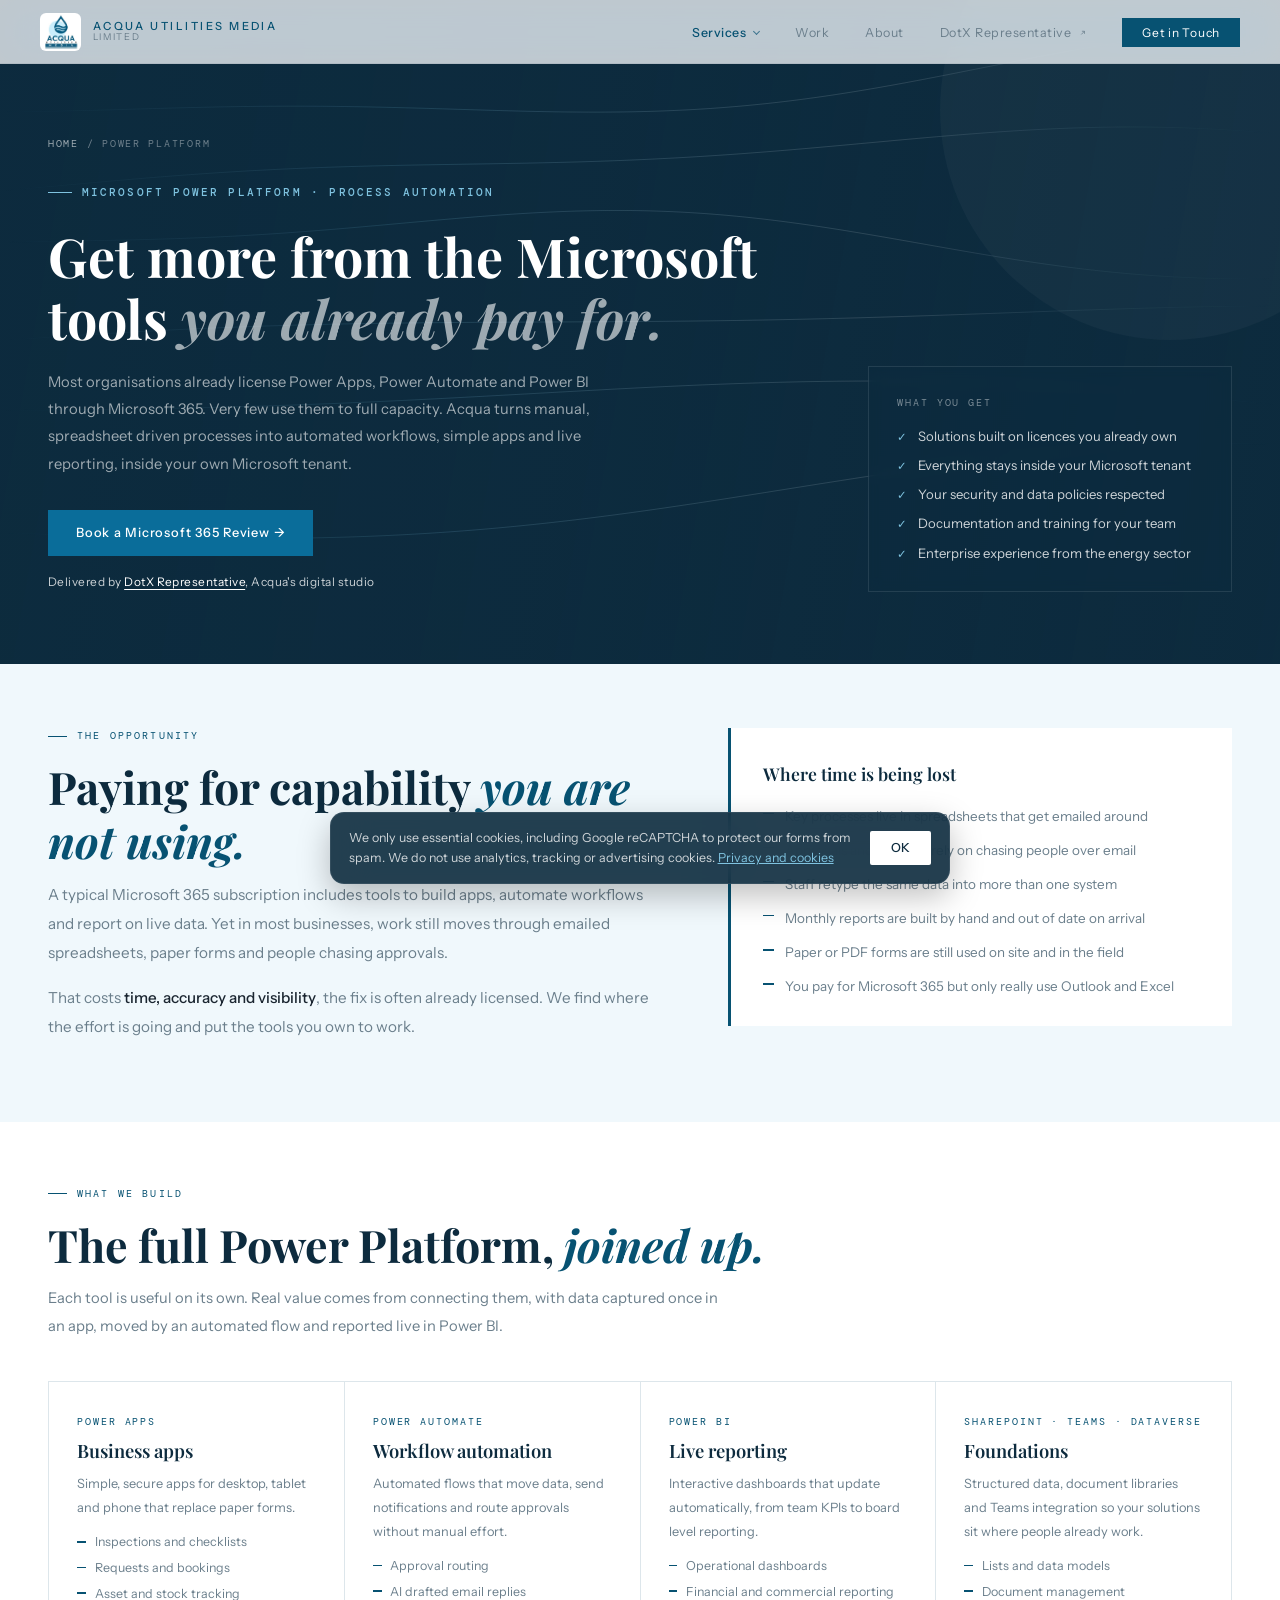
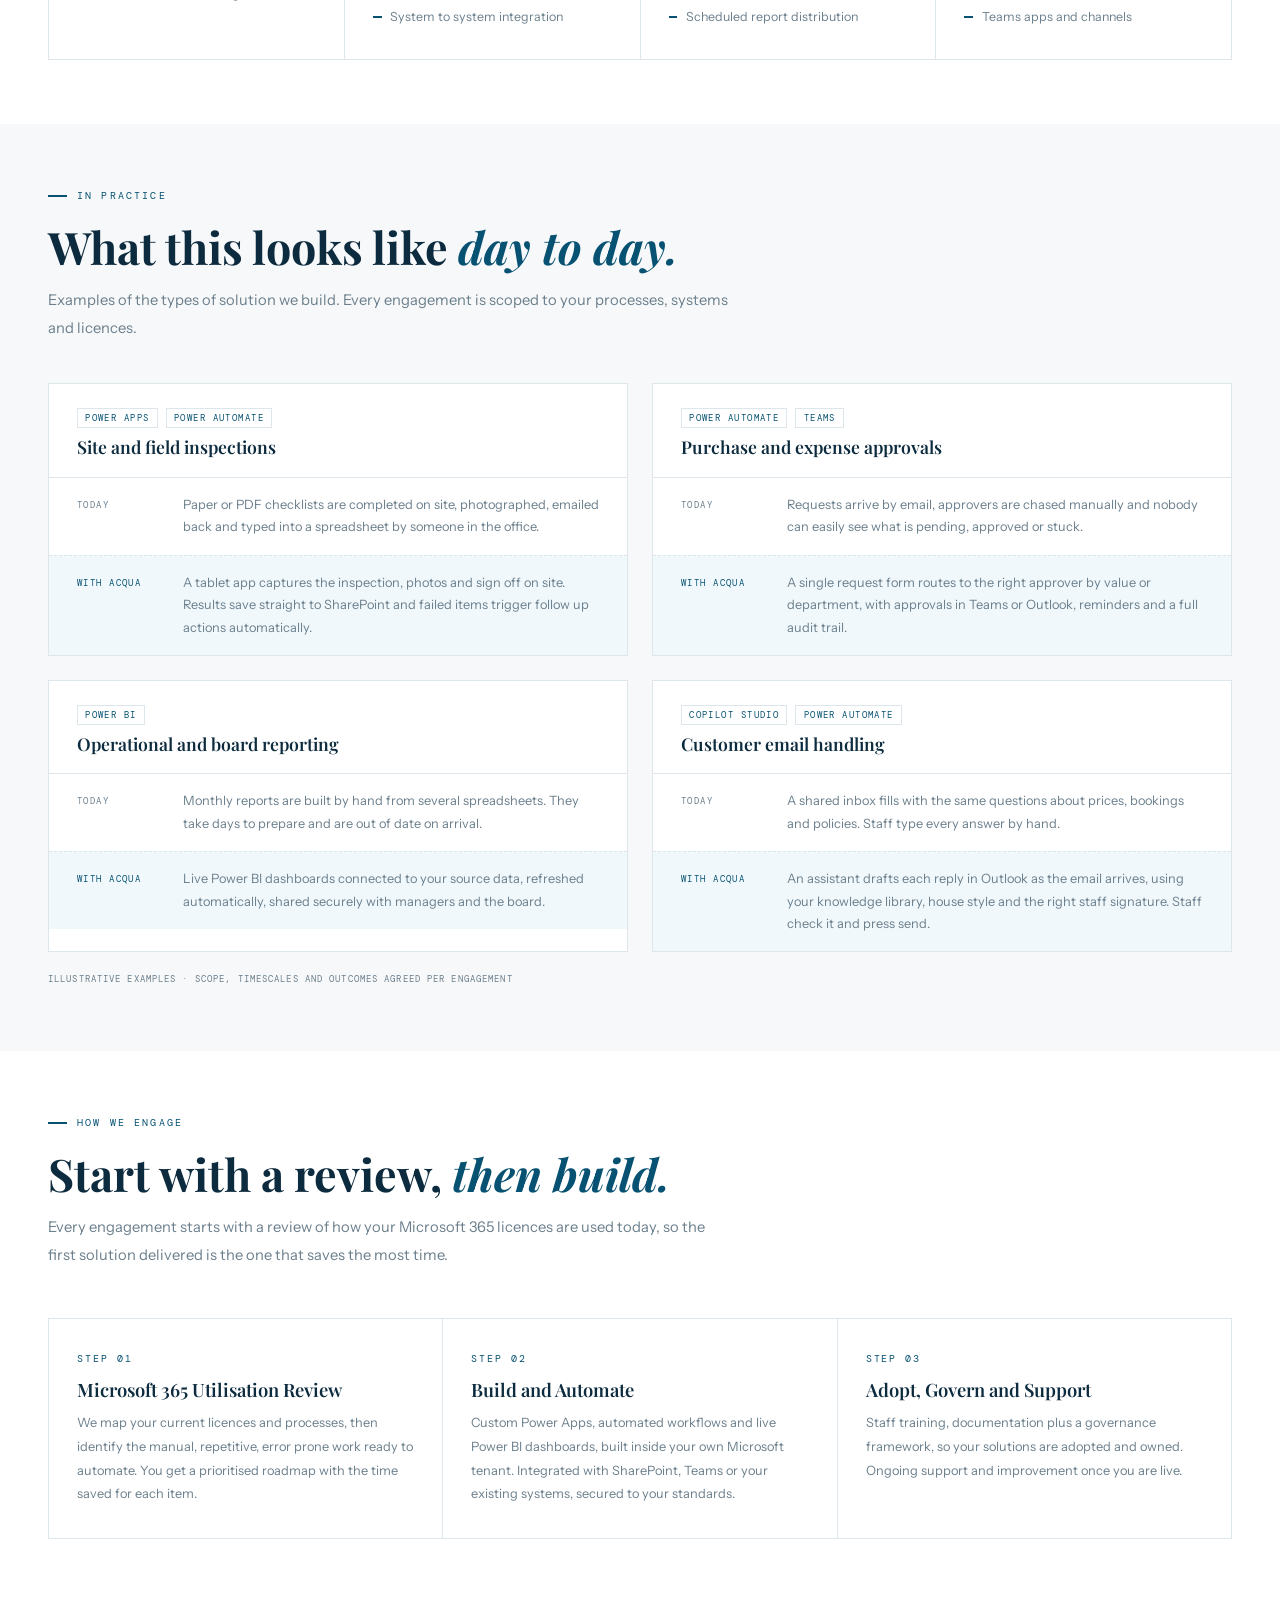
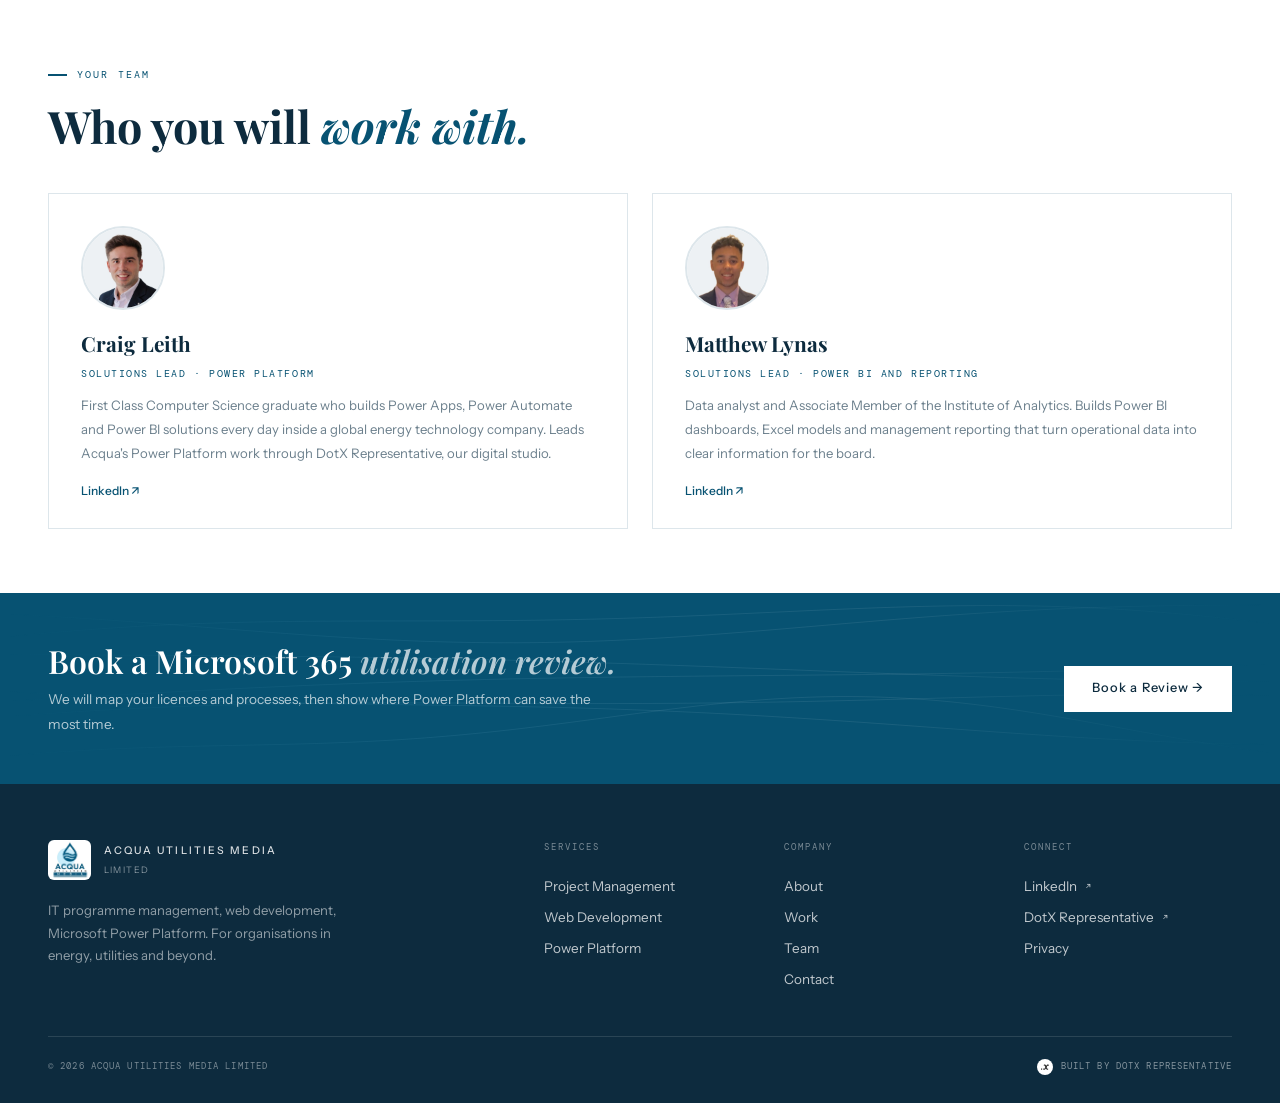
<file: power-platform.html>
<!DOCTYPE html>
<html lang="en">
<head>
<meta charset="UTF-8">
<meta name="viewport" content="width=device-width, initial-scale=1.0">
<meta name="color-scheme" content="light only">
<title>Power Platform and Process Automation | Acqua Utilities Media</title>
<link rel="preconnect" href="https://fonts.googleapis.com">
<link rel="preconnect" href="https://fonts.gstatic.com" crossorigin>
<link href="https://fonts.googleapis.com/css2?family=Playfair+Display:ital,wght@0,400;0,600;0,700;1,400;1,600&family=Instrument+Sans:wght@300;400;500&family=DM+Mono:wght@300;400&display=swap" rel="stylesheet">
<link rel="stylesheet" href="site.css?v=20261122">

<!-- FAVICONS -->
<link rel="icon" type="image/x-icon" href="favicon.ico">
<link rel="icon" type="image/png" sizes="96x96" href="favicon-96x96.png">
<link rel="apple-touch-icon" sizes="180x180" href="apple-touch-icon.png">
<link rel="manifest" href="site.webmanifest">
<meta name="theme-color" content="#ffffff">

<!-- SEO -->
<meta name="description" content="Power Apps, Power Automate and Power BI consultancy. Acqua helps organisations get more from the Microsoft 365 licences they already own.">
<meta name="author" content="Acqua Utilities Media Limited">
<meta name="robots" content="index, follow">
<link rel="canonical" href="https://acquautilitiesmedia.com/power-platform">

<!-- OPEN GRAPH -->
<meta property="og:type" content="website">
<meta property="og:title" content="Power Platform and Process Automation | Acqua Utilities Media">
<meta property="og:description" content="Power Apps, Power Automate and Power BI consultancy. Acqua helps organisations get more from the Microsoft 365 licences they already own.">
<meta property="og:url" content="https://acquautilitiesmedia.com/power-platform">
<meta property="og:image" content="https://acquautilitiesmedia.com/web-app-manifest-512x512.png">
<meta property="og:site_name" content="Acqua Utilities Media Limited">
<meta property="og:locale" content="en_GB">
<meta name="twitter:card" content="summary">
<meta name="twitter:title" content="Power Platform and Process Automation | Acqua Utilities Media">
<meta name="twitter:description" content="Power Apps, Power Automate and Power BI consultancy. Acqua helps organisations get more from the Microsoft 365 licences they already own.">
<meta name="twitter:image" content="https://acquautilitiesmedia.com/web-app-manifest-512x512.png">
<script type="application/ld+json">
{
  "@context": "https://schema.org",
  "@type": "Service",
  "name": "Microsoft Power Platform and Process Automation",
  "serviceType": "Power Platform consultancy",
  "provider": {"@type": "Organization", "name": "Acqua Utilities Media Limited", "url": "https://acquautilitiesmedia.com"},
  "areaServed": "GB",
  "description": "Power Apps, Power Automate and Power BI solutions built on the Microsoft 365 licences organisations already own."
}
</script>
</head>
<body>

<!-- NAV -->
<nav>
  <a href="index.html" class="nav-logo">
    <img src="ACQUA.jpg" alt="Acqua Utilities Media Ltd" style="height:38px;width:auto;display:block;border-radius:6px">
    <div class="nav-wordmark">
      <span class="nav-wordmark-top">Acqua Utilities Media</span>
      <span class="nav-wordmark-bot">Limited</span>
    </div>
  </a>
  <ul class="nav-links">
    <li class="nav-dd"><a href="index.html#services" class="nav-dd-btn active">Services</a>
      <div class="nav-dd-menu"><a href="project-management.html"><span class="dd-n">01</span><span class="dd-t">Project Management<span>Programme leadership and governance</span></span></a><a href="web-development.html"><span class="dd-n">02</span><span class="dd-t">Web Development<span>Builds, rebuilds and support</span></span></a><a href="power-platform.html" class="active"><span class="dd-n">03</span><span class="dd-t">Power Platform<span>Automation, apps and reporting</span></span></a><a href="https://dotxrepresentative.com" target="_blank" rel="noopener noreferrer" class="dd-foot">Brand projects through DotX Representative <svg class="ar" viewBox="0 0 12 12" aria-hidden="true"><path d="M3.5 8.5L8.5 3.5M4.5 3.5h4v4" fill="none" stroke="currentColor" stroke-width="1.2"/></svg></a></div>
    </li>
    <li><a href="web-development.html#work">Work</a></li>
    <li><a href="about.html">About</a></li>
    <li><a href="https://dotxrepresentative.com" target="_blank" rel="noopener noreferrer">DotX Representative <svg class="ar" viewBox="0 0 12 12" aria-hidden="true"><path d="M3.5 8.5L8.5 3.5M4.5 3.5h4v4" fill="none" stroke="currentColor" stroke-width="1.2"/></svg></a></li>
    <li><a href="index.html#contact" class="nav-cta">Get in Touch</a></li>
  </ul>
  <button class="hamburger" id="hamburger" aria-label="Open menu"><span></span><span></span><span></span></button>
</nav>

<!-- MOBILE NAV -->
<div class="mnav" id="mobNav" role="dialog" aria-label="Menu">
  <div class="mn-top"><a href="index.html" class="mob-item mn-logo"><img src="ACQUA.jpg" alt="Acqua Utilities Media"><span>Acqua Utilities Media</span></a><button class="mob-close" id="mobClose" aria-label="Close menu"><svg viewBox="0 0 16 16" aria-hidden="true"><path d="M3 3l10 10M13 3L3 13" stroke="currentColor" stroke-width="1.3"/></svg></button></div>
  <div class="mn-body">
    <div class="mn-lbl">Services</div>
    <a href="project-management.html" class="mob-item mn-row"><span class="mn-n">01</span><span class="mn-t">Project Management<small>Programme leadership and governance</small></span><svg class="chev" viewBox="0 0 12 12" aria-hidden="true"><path d="M4.5 2.5L8 6l-3.5 3.5" fill="none" stroke="currentColor" stroke-width="1.2"/></svg></a><a href="web-development.html" class="mob-item mn-row"><span class="mn-n">02</span><span class="mn-t">Web Development<small>Builds, rebuilds and support</small></span><svg class="chev" viewBox="0 0 12 12" aria-hidden="true"><path d="M4.5 2.5L8 6l-3.5 3.5" fill="none" stroke="currentColor" stroke-width="1.2"/></svg></a><a href="power-platform.html" class="mob-item mn-row is-cur"><span class="mn-n">03</span><span class="mn-t">Power Platform<small>Automation, apps and reporting</small></span><svg class="chev" viewBox="0 0 12 12" aria-hidden="true"><path d="M4.5 2.5L8 6l-3.5 3.5" fill="none" stroke="currentColor" stroke-width="1.2"/></svg></a>
    <div class="mn-lbl">Company</div>
    <div class="mn-links"><a href="about.html" class="mob-item">About</a><a href="web-development.html#work" class="mob-item">Work</a><a href="about.html#team" class="mob-item">Team</a></div>
    <a href="https://dotxrepresentative.com" target="_blank" rel="noopener noreferrer" class="mob-item mn-studio"><span>Our digital studio</span>DotX Representative <svg class="ar" viewBox="0 0 12 12" aria-hidden="true"><path d="M3.5 8.5L8.5 3.5M4.5 3.5h4v4" fill="none" stroke="currentColor" stroke-width="1.2"/></svg></a>
  </div>
  <div class="mn-foot"><a href="index.html#contact" class="mob-item mn-cta">Get in touch</a></div>
</div>

<!-- PAGE HERO -->
<header class="page-hero">
  <div class="hero-media" style="background-image:url('https://images.unsplash.com/photo-1526628953301-3e589a6a8b74?auto=format&fit=crop&w=2000&q=70')" aria-hidden="true"></div><div class="hero-shade" aria-hidden="true"></div><canvas class="flow" data-lines="6" data-alpha="0.16" aria-hidden="true"></canvas>
  <div style="position:relative;z-index:2">
    <div class="crumbs"><a href="index.html">Home</a> / Power Platform</div>
    <div class="hero-eyebrow">Microsoft Power Platform · Process Automation</div>
    <h1>Get more from the Microsoft tools <em>you already pay for.</em></h1>
    <p class="hero-sub">Most organisations already license Power Apps, Power Automate and Power BI through Microsoft 365. Very few use them to full capacity. Acqua turns manual, spreadsheet driven processes into automated workflows, simple apps and live reporting, inside your own Microsoft tenant.</p>
    <div class="hero-ctas">
      <a href="index.html?enquiry=m365#contact" class="btn-primary">Book a Microsoft 365 Review →</a>
    </div>
    <p class="studio-credit">Delivered by <a href="https://dotxrepresentative.com" target="_blank" rel="noopener noreferrer">DotX Representative</a>, Acqua's digital studio</p>
  </div>
  <div class="glance">
    <div class="glance-title">What you get</div>
    <ul>
      <li>Solutions built on licences you already own</li>
      <li>Everything stays inside your Microsoft tenant</li>
      <li>Your security and data policies respected</li>
      <li>Documentation and training for your team</li>
      <li>Enterprise experience from the energy sector</li>
    </ul>
  </div>
</header>

<!-- THE PROBLEM -->
<section id="problem" class="pale">
  <div class="pp-intro">
    <div class="fi">
      <div class="s-tag">The opportunity</div>
      <h2 class="s-h2">Paying for capability <em>you are not using.</em></h2>
      <p class="pp-lead">A typical Microsoft 365 subscription includes tools to build apps, automate workflows and report on live data. Yet in most businesses, work still moves through emailed spreadsheets, paper forms and people chasing approvals.</p>
      <p class="pp-lead">That costs <strong>time, accuracy and visibility</strong>, the fix is often already licensed. We find where the effort is going and put the tools you own to work.</p>
    </div>
    <div class="pp-signs fi">
      <div class="pp-signs-title">Where time is being lost</div>
      <ul>
        <li>Key processes live in spreadsheets that get emailed around</li>
        <li>Approvals and sign offs rely on chasing people over email</li>
        <li>Staff retype the same data into more than one system</li>
        <li>Monthly reports are built by hand and out of date on arrival</li>
        <li>Paper or PDF forms are still used on site and in the field</li>
        <li>You pay for Microsoft 365 but only really use Outlook and Excel</li>
      </ul>
    </div>
  </div>
</section>

<!-- WHAT WE BUILD -->
<section id="build">
  <div class="s-tag fi">What we build</div>
  <h2 class="s-h2 fi">The full Power Platform, <em>joined up.</em></h2>
  <p class="s-intro fi">Each tool is useful on its own. Real value comes from connecting them, with data captured once in an app, moved by an automated flow and reported live in Power BI.</p>
  <div class="cards c4">
    <div class="card fi">
      <div class="card-n">Power Apps</div>
      <div class="card-t">Business apps</div>
      <p>Simple, secure apps for desktop, tablet and phone that replace paper forms.</p>
      <ul><li>Inspections and checklists</li><li>Requests and bookings</li><li>Asset and stock tracking</li></ul>
    </div>
    <div class="card fi">
      <div class="card-n">Power Automate</div>
      <div class="card-t">Workflow automation</div>
      <p>Automated flows that move data, send notifications and route approvals without manual effort.</p>
      <ul><li>Approval routing</li><li>AI drafted email replies</li><li>System to system integration</li></ul>
    </div>
    <div class="card fi">
      <div class="card-n">Power BI</div>
      <div class="card-t">Live reporting</div>
      <p>Interactive dashboards that update automatically, from team KPIs to board level reporting.</p>
      <ul><li>Operational dashboards</li><li>Financial and commercial reporting</li><li>Scheduled report distribution</li></ul>
    </div>
    <div class="card fi">
      <div class="card-n">SharePoint · Teams · Dataverse</div>
      <div class="card-t">Foundations</div>
      <p>Structured data, document libraries and Teams integration so your solutions sit where people already work.</p>
      <ul><li>Lists and data models</li><li>Document management</li><li>Teams apps and channels</li></ul>
    </div>
  </div>
</section>

<!-- USE CASES -->
<section id="examples" class="alt">
  <div class="s-tag fi">In practice</div>
  <h2 class="s-h2 fi">What this looks like <em>day to day.</em></h2>
  <p class="s-intro fi">Examples of the types of solution we build. Every engagement is scoped to your processes, systems and licences.</p>
  <div class="uc-grid">
    <div class="uc fi">
      <div class="uc-head"><div class="uc-tag"><span>Power Apps</span><span>Power Automate</span></div><div class="uc-t">Site and field inspections</div></div>
      <div class="uc-row"><b>Today</b><div>Paper or PDF checklists are completed on site, photographed, emailed back and typed into a spreadsheet by someone in the office.</div></div>
      <div class="uc-row after"><b>With Acqua</b><div>A tablet app captures the inspection, photos and sign off on site. Results save straight to SharePoint and failed items trigger follow up actions automatically.</div></div>
    </div>
    <div class="uc fi">
      <div class="uc-head"><div class="uc-tag"><span>Power Automate</span><span>Teams</span></div><div class="uc-t">Purchase and expense approvals</div></div>
      <div class="uc-row"><b>Today</b><div>Requests arrive by email, approvers are chased manually and nobody can easily see what is pending, approved or stuck.</div></div>
      <div class="uc-row after"><b>With Acqua</b><div>A single request form routes to the right approver by value or department, with approvals in Teams or Outlook, reminders and a full audit trail.</div></div>
    </div>
    <div class="uc fi">
      <div class="uc-head"><div class="uc-tag"><span>Power BI</span></div><div class="uc-t">Operational and board reporting</div></div>
      <div class="uc-row"><b>Today</b><div>Monthly reports are built by hand from several spreadsheets. They take days to prepare and are out of date on arrival.</div></div>
      <div class="uc-row after"><b>With Acqua</b><div>Live Power BI dashboards connected to your source data, refreshed automatically, shared securely with managers and the board.</div></div>
    </div>
    <div class="uc fi">
      <div class="uc-head"><div class="uc-tag"><span>Copilot Studio</span><span>Power Automate</span></div><div class="uc-t">Customer email handling</div></div>
      <div class="uc-row"><b>Today</b><div>A shared inbox fills with the same questions about prices, bookings and policies. Staff type every answer by hand.</div></div>
      <div class="uc-row after"><b>With Acqua</b><div>An assistant drafts each reply in Outlook as the email arrives, using your knowledge library, house style and the right staff signature. Staff check it and press send.</div></div>
    </div>
      </div>
  <div class="uc-note fi">Illustrative examples · Scope, timescales and outcomes agreed per engagement</div>
</section>

<!-- HOW WE ENGAGE -->
<section id="engage">
  <div class="s-tag fi">How we engage</div>
  <h2 class="s-h2 fi">Start with a review, <em>then build.</em></h2>
  <p class="s-intro fi">Every engagement starts with a review of how your Microsoft 365 licences are used today, so the first solution delivered is the one that saves the most time.</p>
  <div class="pp-steps">
    <div class="pp-step fi">
      <div class="pp-step-n">Step 01</div>
      <div class="pp-step-t">Microsoft 365 Utilisation Review</div>
      <p>We map your current licences and processes, then identify the manual, repetitive, error prone work ready to automate. You get a prioritised roadmap with the time saved for each item.</p>
    </div>
    <div class="pp-step fi">
      <div class="pp-step-n">Step 02</div>
      <div class="pp-step-t">Build and Automate</div>
      <p>Custom Power Apps, automated workflows and live Power BI dashboards, built inside your own Microsoft tenant. Integrated with SharePoint, Teams or your existing systems, secured to your standards.</p>
    </div>
    <div class="pp-step fi">
      <div class="pp-step-n">Step 03</div>
      <div class="pp-step-t">Adopt, Govern and Support</div>
      <p>Staff training, documentation plus a governance framework, so your solutions are adopted and owned. Ongoing support and improvement once you are live.</p>
    </div>
  </div>
</section>

<!-- TEAM -->
<section id="team-pp">
  <div class="s-tag fi">Your team</div>
  <h2 class="s-h2 fi">Who you will <em>work with.</em></h2>
  <div class="leads">
    <div class="lead-card fi">
      <div class="team-avatar"><img src="team-craig.jpg" alt="Craig Leith" loading="lazy"></div>
      <div class="lead-name">Craig Leith</div>
      <div class="lead-role">Solutions Lead · Power Platform</div>
      <p>First Class Computer Science graduate who builds Power Apps, Power Automate and Power BI solutions every day inside a global energy technology company. Leads Acqua's Power Platform work through DotX Representative, our digital studio.</p>
      <a href="https://www.linkedin.com/in/craig-leith-283638360" target="_blank" rel="noopener noreferrer" class="card-link">LinkedIn ↗</a>
    </div>
    <div class="lead-card fi">
      <div class="team-avatar"><img src="team-matthew.jpg" alt="Matthew Lynas" loading="lazy"></div>
      <div class="lead-name">Matthew Lynas</div>
      <div class="lead-role">Solutions Lead · Power BI and Reporting</div>
      <p>Data analyst and Associate Member of the Institute of Analytics. Builds Power BI dashboards, Excel models and management reporting that turn operational data into clear information for the board.</p>
      <a href="https://www.linkedin.com/in/matthew-lynas-8453011b9" target="_blank" rel="noopener noreferrer" class="card-link">LinkedIn ↗</a>
    </div>
  </div>
</section>

<!-- Brochure download hidden Nov 2026. PDF kept in repo. -->
<!-- CTA BAND -->
<div class="cta-band">
  <canvas class="flow" data-lines="7" data-alpha="0.10" aria-hidden="true"></canvas>
  <div class="fi">
    <h3>Book a Microsoft 365 <em>utilisation review.</em></h3>
    <p>We will map your licences and processes, then show where Power Platform can save the most time.</p>
  </div>
  <div class="cta-actions fi">
    <a href="index.html?enquiry=m365#contact" class="btn-primary">Book a Review →</a>
  </div>
</div>

<!-- FOOTER -->
<footer class="ft">
  <div class="ft-top">
    <div class="ft-brand"><a href="index.html" class="ft-logo"><img src="ACQUA.jpg" alt="Acqua Utilities Media Limited"><span>Acqua Utilities Media<small>Limited</small></span></a><p>IT programme management, web development, Microsoft Power Platform. For organisations in energy, utilities and beyond.</p></div>
    <div class="ft-cols">
      <div><h4>Services</h4><a href="project-management.html">Project Management</a><a href="web-development.html">Web Development</a><a href="power-platform.html">Power Platform</a></div>
      <div><h4>Company</h4><a href="about.html">About</a><a href="web-development.html#work">Work</a><a href="about.html#team">Team</a><a href="index.html#contact">Contact</a></div>
      <div><h4>Connect</h4><a href="https://www.linkedin.com/company/acqua-utilities-media-ltd/" target="_blank" rel="noopener noreferrer">LinkedIn <svg class="ar" viewBox="0 0 12 12" aria-hidden="true"><path d="M3.5 8.5L8.5 3.5M4.5 3.5h4v4" fill="none" stroke="currentColor" stroke-width="1.2"/></svg></a><a href="https://dotxrepresentative.com" target="_blank" rel="noopener noreferrer">DotX Representative <svg class="ar" viewBox="0 0 12 12" aria-hidden="true"><path d="M3.5 8.5L8.5 3.5M4.5 3.5h4v4" fill="none" stroke="currentColor" stroke-width="1.2"/></svg></a><a href="#" id="privLink">Privacy</a></div>
    </div>
  </div>
  <div class="ft-bot"><span>© 2026 Acqua Utilities Media Limited</span><a href="https://dotxrepresentative.com" target="_blank" rel="noopener noreferrer" class="built-by"><img src="dotx_V1_black__1_.PNG" alt="">Built by DotX Representative</a></div>
</footer>

<!-- PRIVACY MODAL -->
<div class="modal" id="privModal">
  <div class="modal-box">
    <button class="modal-x" id="privClose">✕</button>
    <h2>Privacy Policy</h2>
    <p style="font-family:var(--mono);font-size:.6rem;letter-spacing:.12em;text-transform:uppercase;color:var(--muted);margin-bottom:1rem">Last updated: October 2026</p>
    <h3>Who we are</h3><p>Acqua Utilities Media Limited is registered in Scotland, United Kingdom. Contact: <a href="mailto:acquautilities@sthelier.onmicrosoft.com">acquautilities@sthelier.onmicrosoft.com</a></p>
    <h3>What we collect</h3><p>When you submit an enquiry we collect your name, email address, company name and message. We do not collect payment information.</p>
    <h3>How we use it</h3><p>Your information is used solely to respond to your enquiry. We will never sell or share your personal data with any third party for marketing purposes.</p>
    <h3>Storage</h3><p>Submissions are processed via Formspree (GDPR compliant) and delivered to our team inbox, after a Google reCAPTCHA check to block spam. No data is stored on this website.</p>
    <h3>Cookies</h3><p>We do not use analytics, tracking or advertising cookies. Our enquiry forms use Google reCAPTCHA to protect against spam. reCAPTCHA sets cookies and collects technical information such as your IP address that are strictly necessary for this security check, and its use is governed by the <a href="https://policies.google.com/privacy" target="_blank" rel="noopener noreferrer">Google Privacy Policy</a> and <a href="https://policies.google.com/terms" target="_blank" rel="noopener noreferrer">Terms of Service</a>. When you dismiss our cookie notice, that choice is saved in your browser so the notice is not shown again.</p>
    <h3>Your rights</h3><p>Under UK GDPR you have the right to access, correct or delete any data we hold. Contact <a href="mailto:acquautilities@sthelier.onmicrosoft.com">acquautilities@sthelier.onmicrosoft.com</a> to exercise these rights.</p>
  </div>
</div>

<script src="site.js?v=20261119"></script>
</body>
</html>
</file>
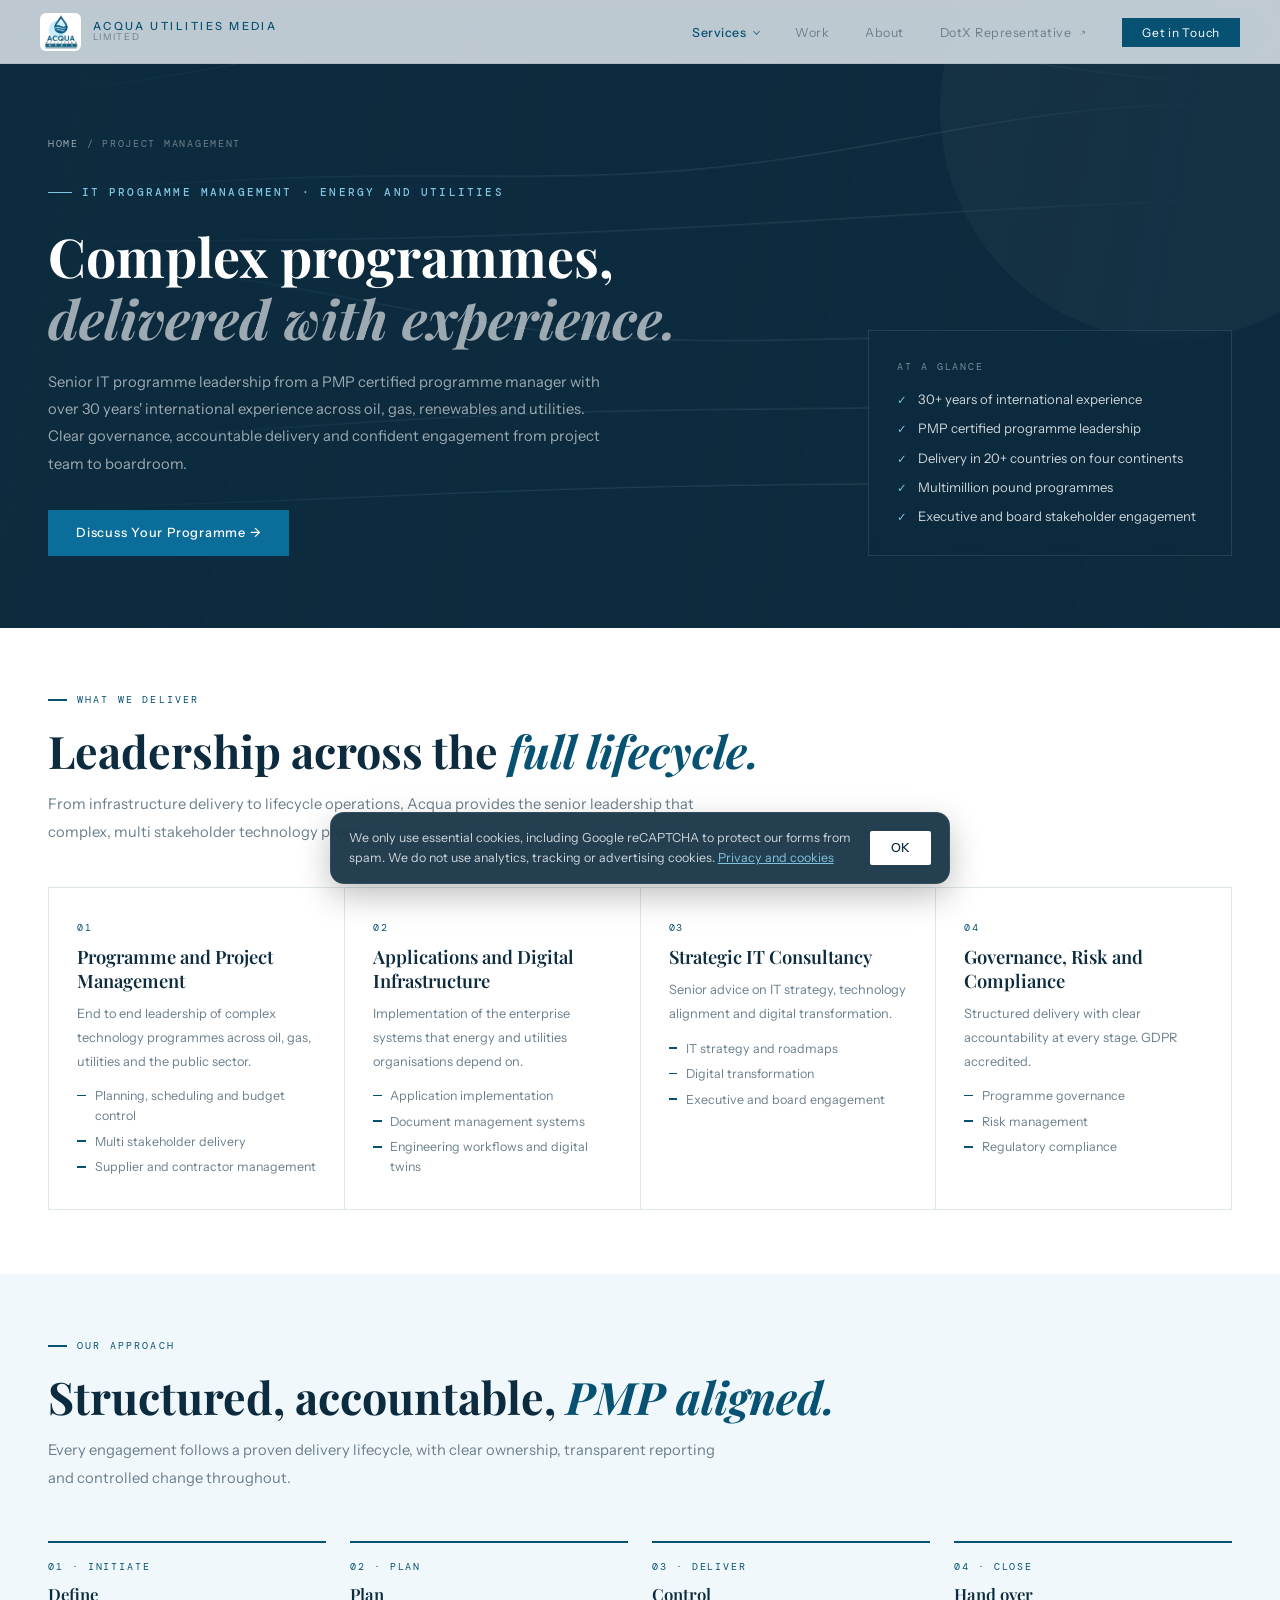
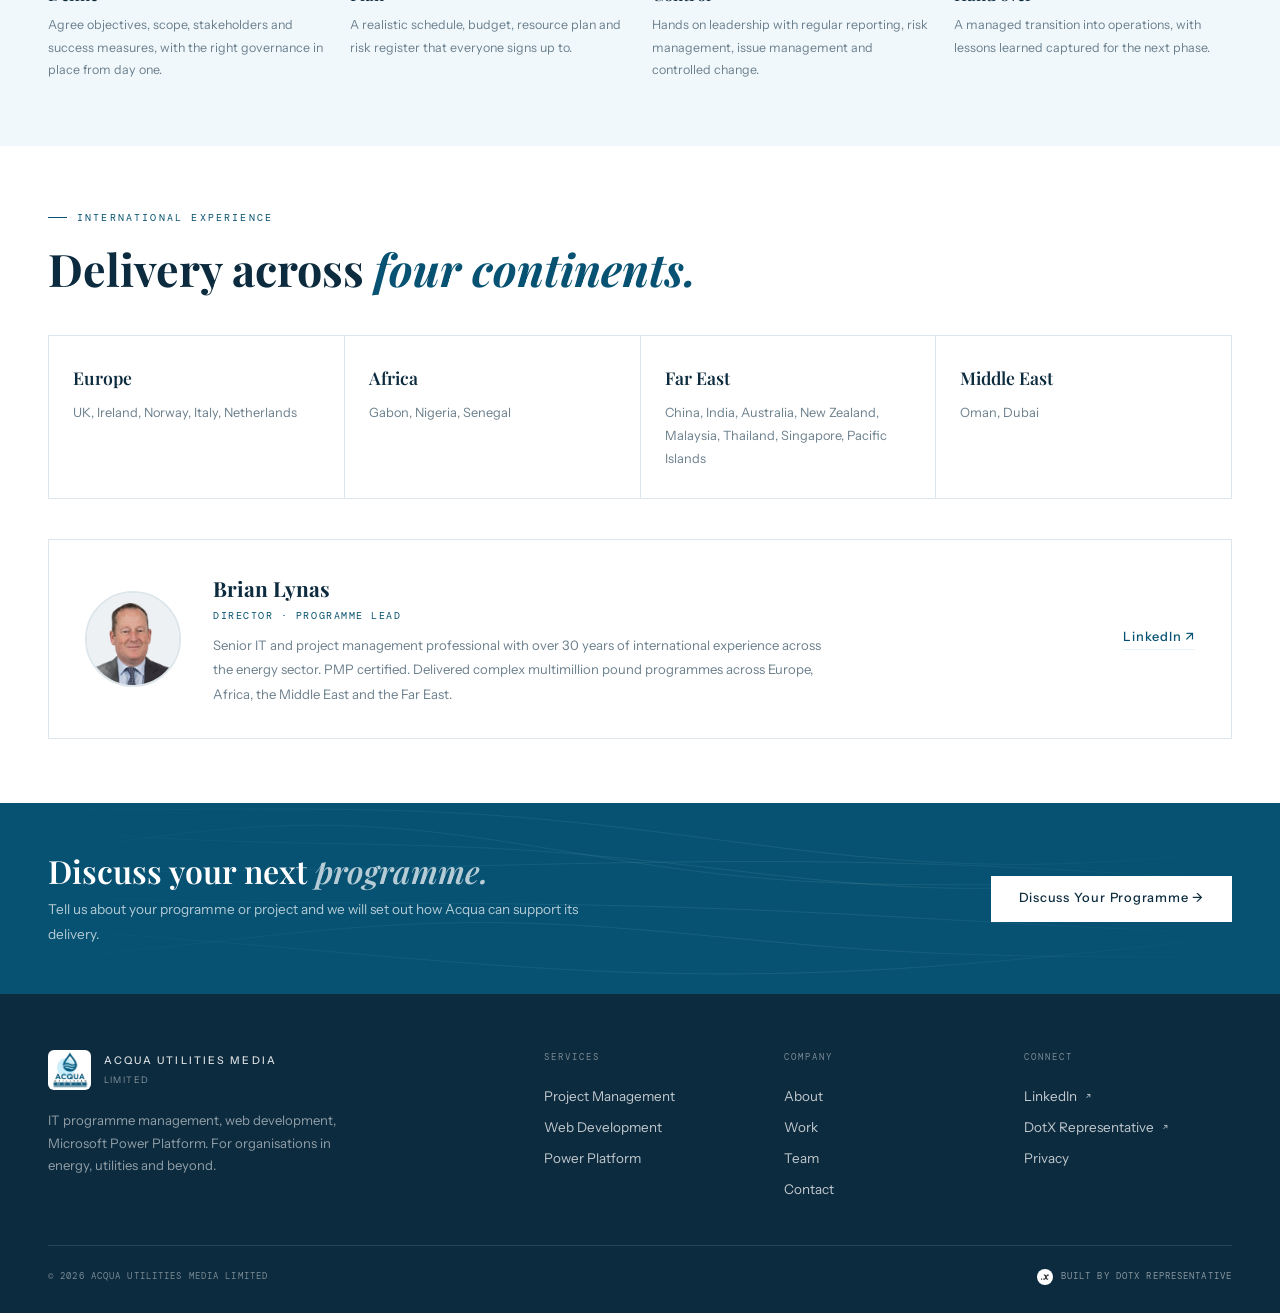
<file: project-management.html>
<!DOCTYPE html>
<html lang="en">
<head>
<meta charset="UTF-8">
<meta name="viewport" content="width=device-width, initial-scale=1.0">
<meta name="color-scheme" content="light only">
<title>IT Programme and Project Management | Acqua Utilities Media</title>
<link rel="preconnect" href="https://fonts.googleapis.com">
<link rel="preconnect" href="https://fonts.gstatic.com" crossorigin>
<link href="https://fonts.googleapis.com/css2?family=Playfair+Display:ital,wght@0,400;0,600;0,700;1,400;1,600&family=Instrument+Sans:wght@300;400;500&family=DM+Mono:wght@300;400&display=swap" rel="stylesheet">
<link rel="stylesheet" href="site.css?v=20261122">

<!-- FAVICONS -->
<link rel="icon" type="image/x-icon" href="favicon.ico">
<link rel="icon" type="image/png" sizes="96x96" href="favicon-96x96.png">
<link rel="apple-touch-icon" sizes="180x180" href="apple-touch-icon.png">
<link rel="manifest" href="site.webmanifest">
<meta name="theme-color" content="#ffffff">

<!-- SEO -->
<meta name="description" content="Senior IT programme management for energy and utilities. PMP certified leadership with over 30 years' international experience on four continents.">
<meta name="author" content="Acqua Utilities Media Limited">
<meta name="robots" content="index, follow">
<link rel="canonical" href="https://acquautilitiesmedia.com/project-management">

<!-- OPEN GRAPH -->
<meta property="og:type" content="website">
<meta property="og:title" content="IT Programme and Project Management | Acqua Utilities Media">
<meta property="og:description" content="Senior IT programme management for energy and utilities. PMP certified leadership with over 30 years' international experience on four continents.">
<meta property="og:url" content="https://acquautilitiesmedia.com/project-management">
<meta property="og:image" content="https://acquautilitiesmedia.com/web-app-manifest-512x512.png">
<meta property="og:site_name" content="Acqua Utilities Media Limited">
<meta property="og:locale" content="en_GB">
<meta name="twitter:card" content="summary">
<meta name="twitter:title" content="IT Programme and Project Management | Acqua Utilities Media">
<meta name="twitter:description" content="Senior IT programme management for energy and utilities. PMP certified leadership with over 30 years' international experience on four continents.">
<meta name="twitter:image" content="https://acquautilitiesmedia.com/web-app-manifest-512x512.png">
<script type="application/ld+json">
{
  "@context": "https://schema.org",
  "@type": "Service",
  "name": "IT Programme and Project Management",
  "serviceType": "IT programme management consultancy",
  "provider": {"@type": "Organization", "name": "Acqua Utilities Media Limited", "url": "https://acquautilitiesmedia.com"},
  "areaServed": "GB",
  "description": "Senior IT programme and project management for energy and utilities, led by a PMP certified programme manager with over 30 years of international experience."
}
</script>
</head>
<body>

<!-- NAV -->
<nav>
  <a href="index.html" class="nav-logo">
    <img src="ACQUA.jpg" alt="Acqua Utilities Media Ltd" style="height:38px;width:auto;display:block;border-radius:6px">
    <div class="nav-wordmark">
      <span class="nav-wordmark-top">Acqua Utilities Media</span>
      <span class="nav-wordmark-bot">Limited</span>
    </div>
  </a>
  <ul class="nav-links">
    <li class="nav-dd"><a href="index.html#services" class="nav-dd-btn active">Services</a>
      <div class="nav-dd-menu"><a href="project-management.html" class="active"><span class="dd-n">01</span><span class="dd-t">Project Management<span>Programme leadership and governance</span></span></a><a href="web-development.html"><span class="dd-n">02</span><span class="dd-t">Web Development<span>Builds, rebuilds and support</span></span></a><a href="power-platform.html"><span class="dd-n">03</span><span class="dd-t">Power Platform<span>Automation, apps and reporting</span></span></a><a href="https://dotxrepresentative.com" target="_blank" rel="noopener noreferrer" class="dd-foot">Brand projects through DotX Representative <svg class="ar" viewBox="0 0 12 12" aria-hidden="true"><path d="M3.5 8.5L8.5 3.5M4.5 3.5h4v4" fill="none" stroke="currentColor" stroke-width="1.2"/></svg></a></div>
    </li>
    <li><a href="web-development.html#work">Work</a></li>
    <li><a href="about.html">About</a></li>
    <li><a href="https://dotxrepresentative.com" target="_blank" rel="noopener noreferrer">DotX Representative <svg class="ar" viewBox="0 0 12 12" aria-hidden="true"><path d="M3.5 8.5L8.5 3.5M4.5 3.5h4v4" fill="none" stroke="currentColor" stroke-width="1.2"/></svg></a></li>
    <li><a href="index.html#contact" class="nav-cta">Get in Touch</a></li>
  </ul>
  <button class="hamburger" id="hamburger" aria-label="Open menu"><span></span><span></span><span></span></button>
</nav>

<!-- MOBILE NAV -->
<div class="mnav" id="mobNav" role="dialog" aria-label="Menu">
  <div class="mn-top"><a href="index.html" class="mob-item mn-logo"><img src="ACQUA.jpg" alt="Acqua Utilities Media"><span>Acqua Utilities Media</span></a><button class="mob-close" id="mobClose" aria-label="Close menu"><svg viewBox="0 0 16 16" aria-hidden="true"><path d="M3 3l10 10M13 3L3 13" stroke="currentColor" stroke-width="1.3"/></svg></button></div>
  <div class="mn-body">
    <div class="mn-lbl">Services</div>
    <a href="project-management.html" class="mob-item mn-row is-cur"><span class="mn-n">01</span><span class="mn-t">Project Management<small>Programme leadership and governance</small></span><svg class="chev" viewBox="0 0 12 12" aria-hidden="true"><path d="M4.5 2.5L8 6l-3.5 3.5" fill="none" stroke="currentColor" stroke-width="1.2"/></svg></a><a href="web-development.html" class="mob-item mn-row"><span class="mn-n">02</span><span class="mn-t">Web Development<small>Builds, rebuilds and support</small></span><svg class="chev" viewBox="0 0 12 12" aria-hidden="true"><path d="M4.5 2.5L8 6l-3.5 3.5" fill="none" stroke="currentColor" stroke-width="1.2"/></svg></a><a href="power-platform.html" class="mob-item mn-row"><span class="mn-n">03</span><span class="mn-t">Power Platform<small>Automation, apps and reporting</small></span><svg class="chev" viewBox="0 0 12 12" aria-hidden="true"><path d="M4.5 2.5L8 6l-3.5 3.5" fill="none" stroke="currentColor" stroke-width="1.2"/></svg></a>
    <div class="mn-lbl">Company</div>
    <div class="mn-links"><a href="about.html" class="mob-item">About</a><a href="web-development.html#work" class="mob-item">Work</a><a href="about.html#team" class="mob-item">Team</a></div>
    <a href="https://dotxrepresentative.com" target="_blank" rel="noopener noreferrer" class="mob-item mn-studio"><span>Our digital studio</span>DotX Representative <svg class="ar" viewBox="0 0 12 12" aria-hidden="true"><path d="M3.5 8.5L8.5 3.5M4.5 3.5h4v4" fill="none" stroke="currentColor" stroke-width="1.2"/></svg></a>
  </div>
  <div class="mn-foot"><a href="index.html#contact" class="mob-item mn-cta">Get in touch</a></div>
</div>

<!-- PAGE HERO -->
<header class="page-hero">
  <div class="hero-media" style="background-image:url('https://images.unsplash.com/photo-1581094488379-6a10d04c0f04?auto=format&fit=crop&w=2000&q=70')" aria-hidden="true"></div><div class="hero-shade" aria-hidden="true"></div><canvas class="flow" data-lines="6" data-alpha="0.16" aria-hidden="true"></canvas>
  <div style="position:relative;z-index:2">
    <div class="crumbs"><a href="index.html">Home</a> / Project Management</div>
    <div class="hero-eyebrow">IT Programme Management · Energy and Utilities</div>
    <h1>Complex programmes, <em>delivered with experience.</em></h1>
    <p class="hero-sub">Senior IT programme leadership from a PMP certified programme manager with over 30 years' international experience across oil, gas, renewables and utilities. Clear governance, accountable delivery and confident engagement from project team to boardroom.</p>
    <div class="hero-ctas">
      <a href="index.html?enquiry=it#contact" class="btn-primary">Discuss Your Programme →</a>
    </div>
  </div>
  <div class="glance">
    <div class="glance-title">At a glance</div>
    <ul>
      <li>30+ years of international experience</li>
      <li>PMP certified programme leadership</li>
      <li>Delivery in 20+ countries on four continents</li>
      <li>Multimillion pound programmes</li>
      <li>Executive and board stakeholder engagement</li>
    </ul>
  </div>
</header>

<!-- WHAT WE DELIVER -->
<section id="deliver">
  <div class="s-tag fi">What we deliver</div>
  <h2 class="s-h2 fi">Leadership across the <em>full lifecycle.</em></h2>
  <p class="s-intro fi">From infrastructure delivery to lifecycle operations, Acqua provides the senior leadership that complex, multi stakeholder technology programmes need to land on time and within budget.</p>
  <div class="cards c4">
    <div class="card fi">
      <div class="card-n">01</div>
      <div class="card-t">Programme and Project Management</div>
      <p>End to end leadership of complex technology programmes across oil, gas, utilities and the public sector.</p>
      <ul><li>Planning, scheduling and budget control</li><li>Multi stakeholder delivery</li><li>Supplier and contractor management</li></ul>
    </div>
    <div class="card fi">
      <div class="card-n">02</div>
      <div class="card-t">Applications and Digital Infrastructure</div>
      <p>Implementation of the enterprise systems that energy and utilities organisations depend on.</p>
      <ul><li>Application implementation</li><li>Document management systems</li><li>Engineering workflows and digital twins</li></ul>
    </div>
    <div class="card fi">
      <div class="card-n">03</div>
      <div class="card-t">Strategic IT Consultancy</div>
      <p>Senior advice on IT strategy, technology alignment and digital transformation.</p>
      <ul><li>IT strategy and roadmaps</li><li>Digital transformation</li><li>Executive and board engagement</li></ul>
    </div>
    <div class="card fi">
      <div class="card-n">04</div>
      <div class="card-t">Governance, Risk and Compliance</div>
      <p>Structured delivery with clear accountability at every stage. GDPR accredited.</p>
      <ul><li>Programme governance</li><li>Risk management</li><li>Regulatory compliance</li></ul>
    </div>
  </div>
</section>

<!-- APPROACH -->
<section id="approach" class="pale">
  <div class="s-tag fi">Our approach</div>
  <h2 class="s-h2 fi">Structured, accountable, <em>PMP aligned.</em></h2>
  <p class="s-intro fi">Every engagement follows a proven delivery lifecycle, with clear ownership, transparent reporting and controlled change throughout.</p>
  <div class="process">
    <div class="proc fi"><div class="proc-n">01 · Initiate</div><div class="proc-t">Define</div><p>Agree objectives, scope, stakeholders and success measures, with the right governance in place from day one.</p></div>
    <div class="proc fi"><div class="proc-n">02 · Plan</div><div class="proc-t">Plan</div><p>A realistic schedule, budget, resource plan and risk register that everyone signs up to.</p></div>
    <div class="proc fi"><div class="proc-n">03 · Deliver</div><div class="proc-t">Control</div><p>Hands on leadership with regular reporting, risk management, issue management and controlled change.</p></div>
    <div class="proc fi"><div class="proc-n">04 · Close</div><div class="proc-t">Hand over</div><p>A managed transition into operations, with lessons learned captured for the next phase.</p></div>
  </div>
</section>

<!-- INTERNATIONAL -->
<section id="international">
  <div class="s-tag fi">International experience</div>
  <h2 class="s-h2 fi">Delivery across <em>four continents.</em></h2>
  <div class="regions">
    <div class="region fi"><div class="region-t">Europe</div><p>UK, Ireland, Norway, Italy, Netherlands</p></div>
    <div class="region fi"><div class="region-t">Africa</div><p>Gabon, Nigeria, Senegal</p></div>
    <div class="region fi"><div class="region-t">Far East</div><p>China, India, Australia, New Zealand, Malaysia, Thailand, Singapore, Pacific Islands</p></div>
    <div class="region fi"><div class="region-t">Middle East</div><p>Oman, Dubai</p></div>
  </div>
  <div class="lead fi">
    <div class="team-avatar"><img src="team-brian.jpg" alt="Brian Lynas" loading="lazy"></div>
    <div>
      <div class="lead-name">Brian Lynas</div>
      <div class="lead-role">Director · Programme Lead</div>
      <p>Senior IT and project management professional with over 30 years of international experience across the energy sector. PMP certified. Delivered complex multimillion pound programmes across Europe, Africa, the Middle East and the Far East.</p>
    </div>
    <a href="https://www.linkedin.com/in/brianlynas" target="_blank" rel="noopener noreferrer" class="btn-secondary">LinkedIn ↗</a>
  </div>
</section>

<!-- Brochure download hidden Nov 2026. PDF kept in repo. -->
<!-- CTA BAND -->
<div class="cta-band">
  <canvas class="flow" data-lines="7" data-alpha="0.10" aria-hidden="true"></canvas>
  <div class="fi">
    <h3>Discuss your next <em>programme.</em></h3>
    <p>Tell us about your programme or project and we will set out how Acqua can support its delivery.</p>
  </div>
  <div class="cta-actions fi">
    <a href="index.html?enquiry=it#contact" class="btn-primary">Discuss Your Programme →</a>
  </div>
</div>

<!-- FOOTER -->
<footer class="ft">
  <div class="ft-top">
    <div class="ft-brand"><a href="index.html" class="ft-logo"><img src="ACQUA.jpg" alt="Acqua Utilities Media Limited"><span>Acqua Utilities Media<small>Limited</small></span></a><p>IT programme management, web development, Microsoft Power Platform. For organisations in energy, utilities and beyond.</p></div>
    <div class="ft-cols">
      <div><h4>Services</h4><a href="project-management.html">Project Management</a><a href="web-development.html">Web Development</a><a href="power-platform.html">Power Platform</a></div>
      <div><h4>Company</h4><a href="about.html">About</a><a href="web-development.html#work">Work</a><a href="about.html#team">Team</a><a href="index.html#contact">Contact</a></div>
      <div><h4>Connect</h4><a href="https://www.linkedin.com/company/acqua-utilities-media-ltd/" target="_blank" rel="noopener noreferrer">LinkedIn <svg class="ar" viewBox="0 0 12 12" aria-hidden="true"><path d="M3.5 8.5L8.5 3.5M4.5 3.5h4v4" fill="none" stroke="currentColor" stroke-width="1.2"/></svg></a><a href="https://dotxrepresentative.com" target="_blank" rel="noopener noreferrer">DotX Representative <svg class="ar" viewBox="0 0 12 12" aria-hidden="true"><path d="M3.5 8.5L8.5 3.5M4.5 3.5h4v4" fill="none" stroke="currentColor" stroke-width="1.2"/></svg></a><a href="#" id="privLink">Privacy</a></div>
    </div>
  </div>
  <div class="ft-bot"><span>© 2026 Acqua Utilities Media Limited</span><a href="https://dotxrepresentative.com" target="_blank" rel="noopener noreferrer" class="built-by"><img src="dotx_V1_black__1_.PNG" alt="">Built by DotX Representative</a></div>
</footer>

<!-- PRIVACY MODAL -->
<div class="modal" id="privModal">
  <div class="modal-box">
    <button class="modal-x" id="privClose">✕</button>
    <h2>Privacy Policy</h2>
    <p style="font-family:var(--mono);font-size:.6rem;letter-spacing:.12em;text-transform:uppercase;color:var(--muted);margin-bottom:1rem">Last updated: October 2026</p>
    <h3>Who we are</h3><p>Acqua Utilities Media Limited is registered in Scotland, United Kingdom. Contact: <a href="mailto:acquautilities@sthelier.onmicrosoft.com">acquautilities@sthelier.onmicrosoft.com</a></p>
    <h3>What we collect</h3><p>When you submit an enquiry we collect your name, email address, company name and message. We do not collect payment information.</p>
    <h3>How we use it</h3><p>Your information is used solely to respond to your enquiry. We will never sell or share your personal data with any third party for marketing purposes.</p>
    <h3>Storage</h3><p>Submissions are processed via Formspree (GDPR compliant) and delivered to our team inbox, after a Google reCAPTCHA check to block spam. No data is stored on this website.</p>
    <h3>Cookies</h3><p>We do not use analytics, tracking or advertising cookies. Our enquiry forms use Google reCAPTCHA to protect against spam. reCAPTCHA sets cookies and collects technical information such as your IP address that are strictly necessary for this security check, and its use is governed by the <a href="https://policies.google.com/privacy" target="_blank" rel="noopener noreferrer">Google Privacy Policy</a> and <a href="https://policies.google.com/terms" target="_blank" rel="noopener noreferrer">Terms of Service</a>. When you dismiss our cookie notice, that choice is saved in your browser so the notice is not shown again.</p>
    <h3>Your rights</h3><p>Under UK GDPR you have the right to access, correct or delete any data we hold. Contact <a href="mailto:acquautilities@sthelier.onmicrosoft.com">acquautilities@sthelier.onmicrosoft.com</a> to exercise these rights.</p>
  </div>
</div>

<script src="site.js?v=20261119"></script>
</body>
</html>
</file>
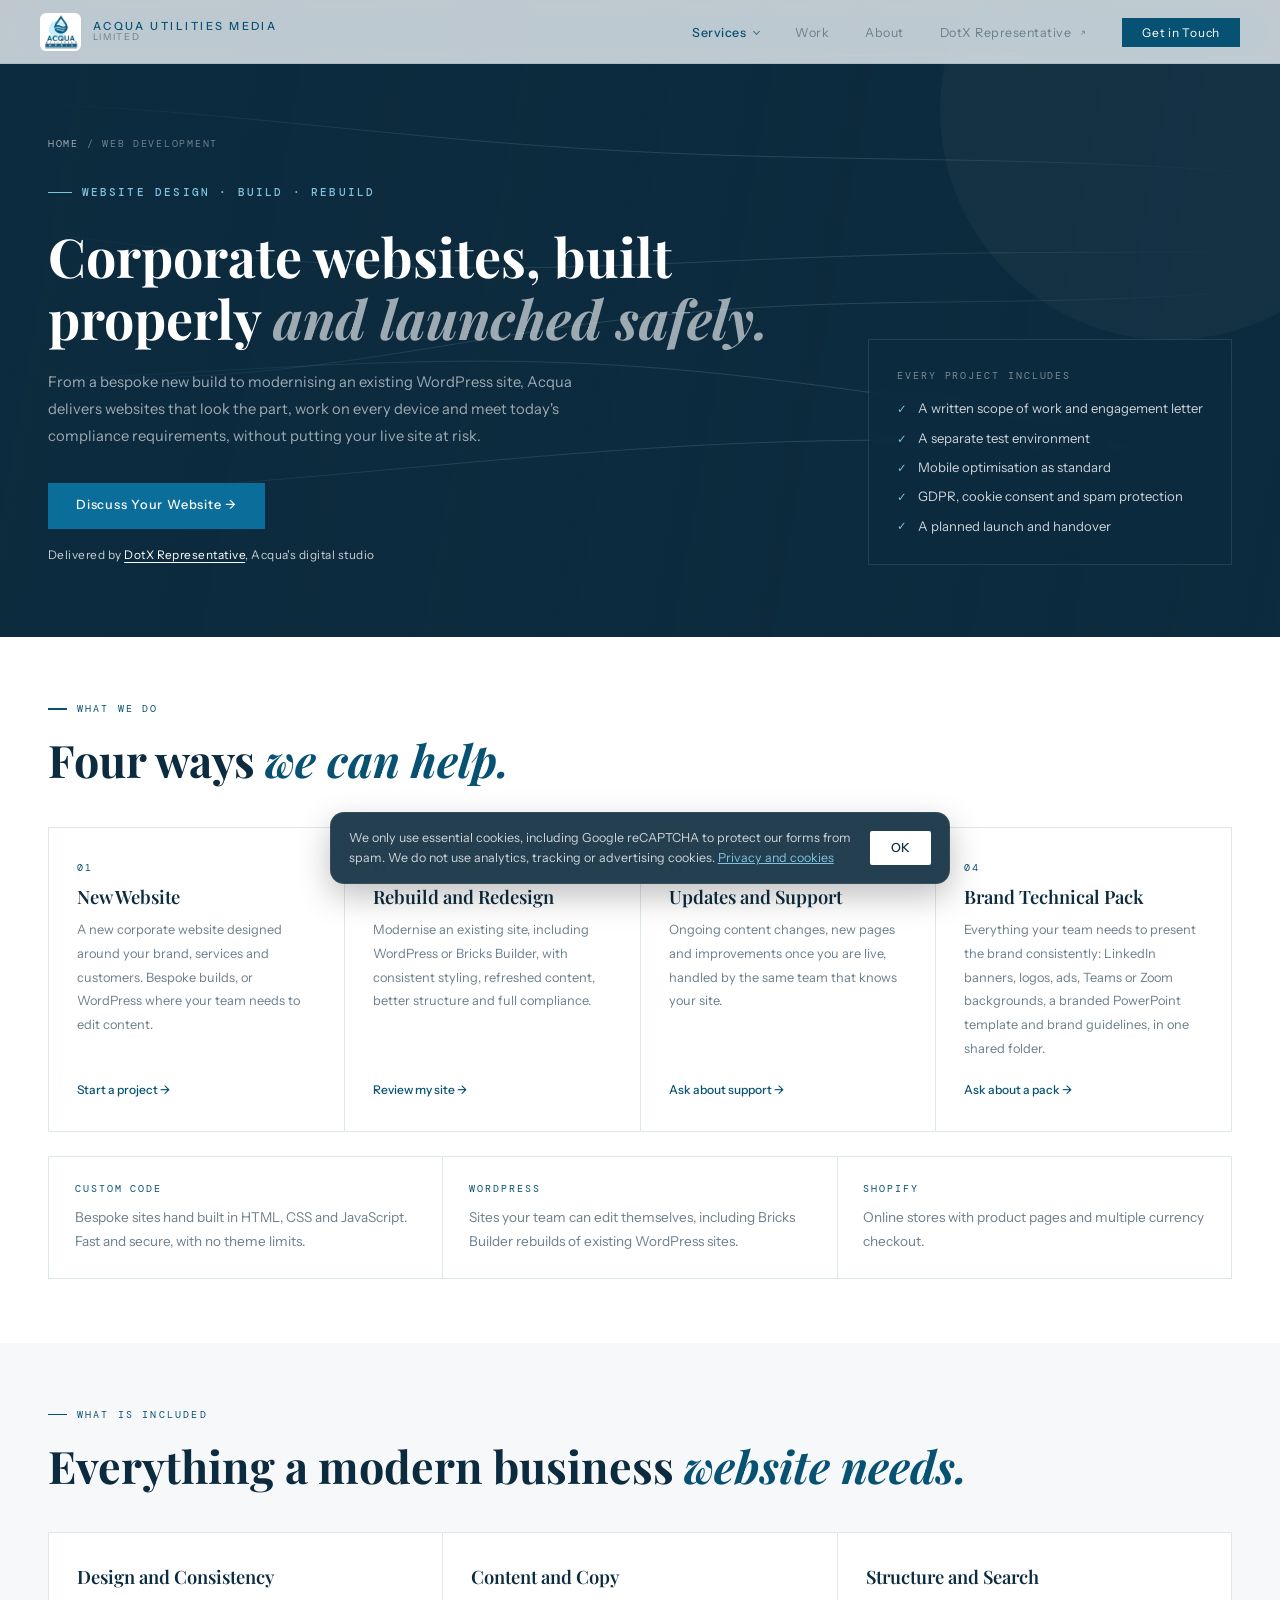
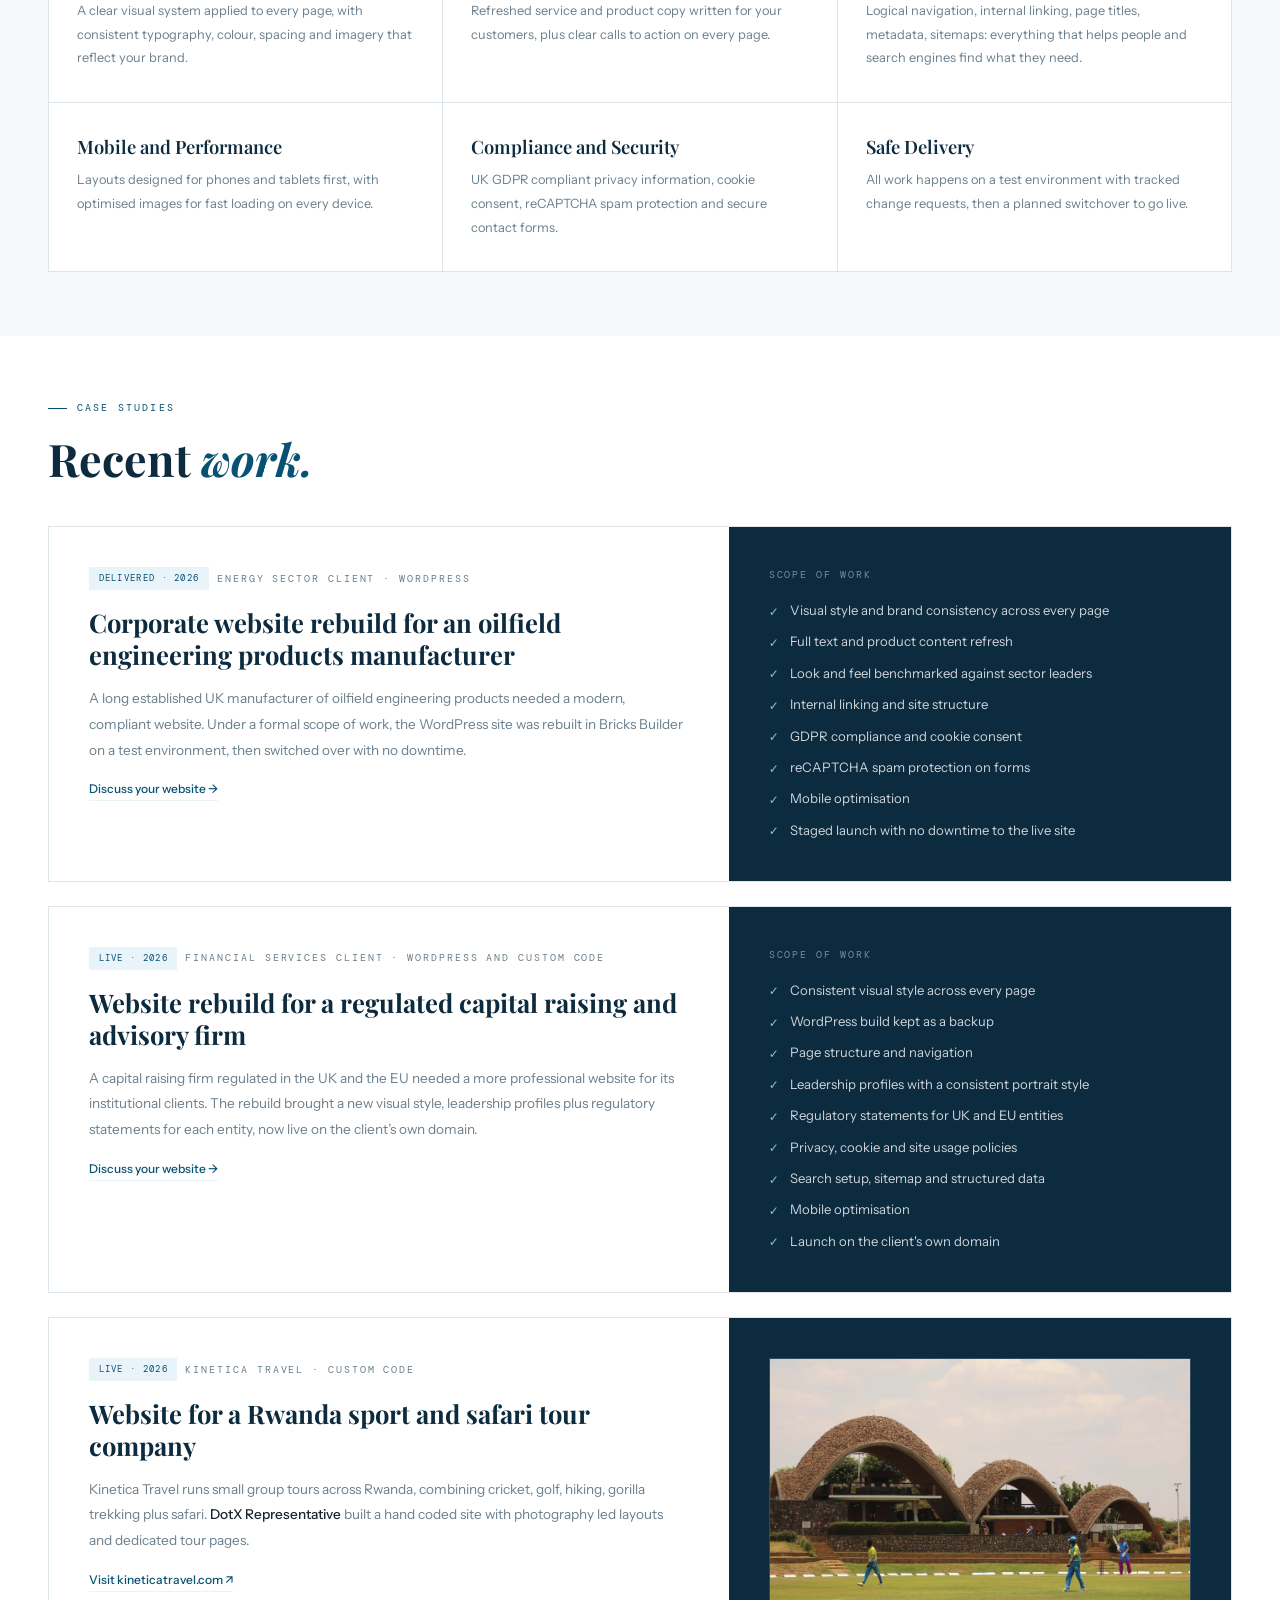
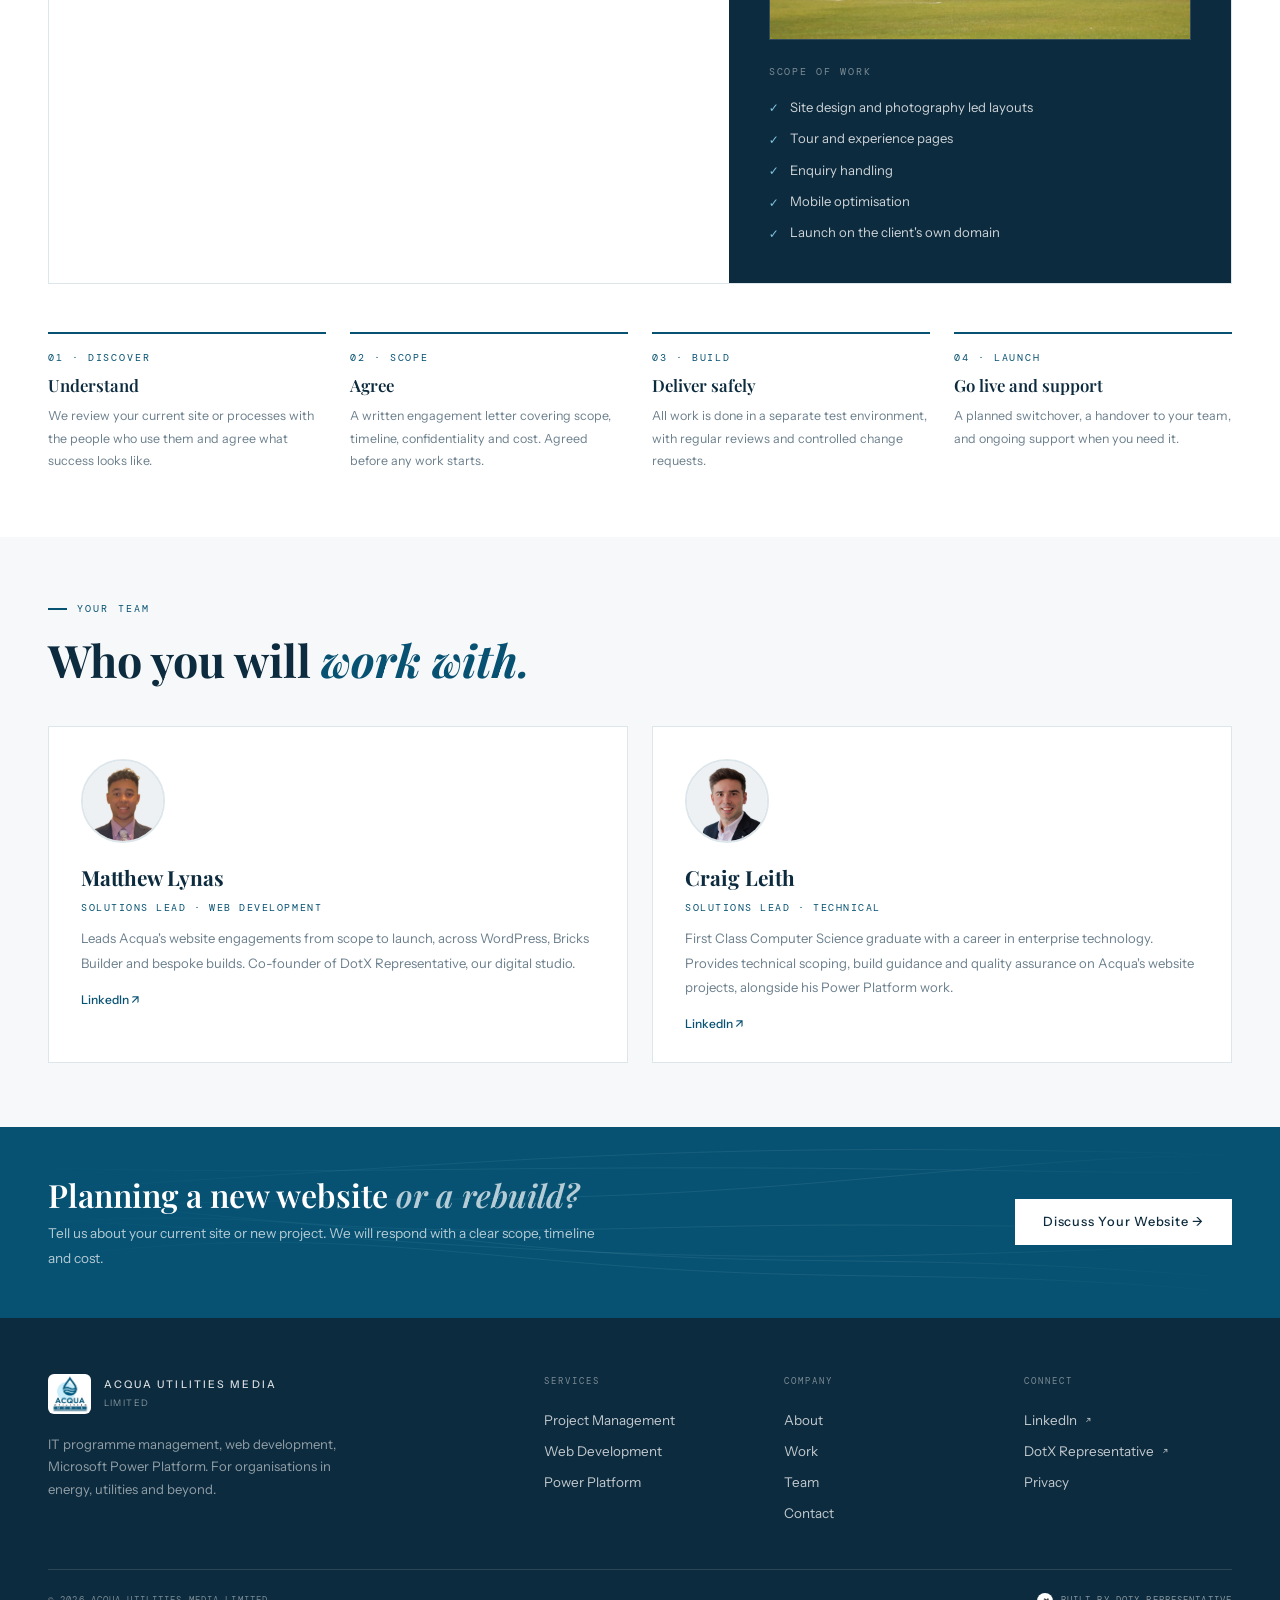
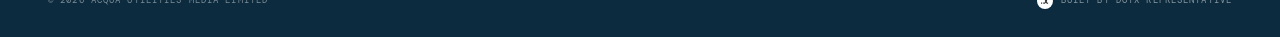
<file: web-development.html>
<!DOCTYPE html>
<html lang="en">
<head>
<meta charset="UTF-8">
<meta name="viewport" content="width=device-width, initial-scale=1.0">
<meta name="color-scheme" content="light only">
<title>Website Design, Build and Rebuild | Acqua Utilities Media</title>
<link rel="preconnect" href="https://fonts.googleapis.com">
<link rel="preconnect" href="https://fonts.gstatic.com" crossorigin>
<link href="https://fonts.googleapis.com/css2?family=Playfair+Display:ital,wght@0,400;0,600;0,700;1,400;1,600&family=Instrument+Sans:wght@300;400;500&family=DM+Mono:wght@300;400&display=swap" rel="stylesheet">
<link rel="stylesheet" href="site.css?v=20261122">

<!-- FAVICONS -->
<link rel="icon" type="image/x-icon" href="favicon.ico">
<link rel="icon" type="image/png" sizes="96x96" href="favicon-96x96.png">
<link rel="apple-touch-icon" sizes="180x180" href="apple-touch-icon.png">
<link rel="manifest" href="site.webmanifest">
<meta name="theme-color" content="#ffffff">

<!-- SEO -->
<meta name="description" content="Corporate website design, build or rebuild from Acqua Utilities Media. Bespoke and WordPress sites, mobile optimised, GDPR compliant, launched without downtime.">
<meta name="author" content="Acqua Utilities Media Limited">
<meta name="robots" content="index, follow">
<link rel="canonical" href="https://acquautilitiesmedia.com/web-development">

<!-- OPEN GRAPH -->
<meta property="og:type" content="website">
<meta property="og:title" content="Website Design, Build and Rebuild | Acqua Utilities Media">
<meta property="og:description" content="Corporate website design, build or rebuild from Acqua Utilities Media. Bespoke and WordPress sites, mobile optimised, GDPR compliant, launched without downtime.">
<meta property="og:url" content="https://acquautilitiesmedia.com/web-development">
<meta property="og:image" content="https://acquautilitiesmedia.com/web-app-manifest-512x512.png">
<meta property="og:site_name" content="Acqua Utilities Media Limited">
<meta property="og:locale" content="en_GB">
<meta name="twitter:card" content="summary">
<meta name="twitter:title" content="Website Design, Build and Rebuild | Acqua Utilities Media">
<meta name="twitter:description" content="Corporate website design, build or rebuild from Acqua Utilities Media. Bespoke and WordPress sites, mobile optimised, GDPR compliant, launched without downtime.">
<meta name="twitter:image" content="https://acquautilitiesmedia.com/web-app-manifest-512x512.png">
<script type="application/ld+json">
{
  "@context": "https://schema.org",
  "@type": "Service",
  "name": "Website Design, Build and Rebuild",
  "serviceType": "Web design and development",
  "provider": {"@type": "Organization", "name": "Acqua Utilities Media Limited", "url": "https://acquautilitiesmedia.com"},
  "areaServed": "GB",
  "description": "Corporate website design, build and rebuild, from bespoke builds to WordPress and Bricks Builder, with mobile optimisation, GDPR compliance and staged launches."
}
</script>
</head>
<body>

<!-- NAV -->
<nav>
  <a href="index.html" class="nav-logo">
    <img src="ACQUA.jpg" alt="Acqua Utilities Media Ltd" style="height:38px;width:auto;display:block;border-radius:6px">
    <div class="nav-wordmark">
      <span class="nav-wordmark-top">Acqua Utilities Media</span>
      <span class="nav-wordmark-bot">Limited</span>
    </div>
  </a>
  <ul class="nav-links">
    <li class="nav-dd"><a href="index.html#services" class="nav-dd-btn active">Services</a>
      <div class="nav-dd-menu"><a href="project-management.html"><span class="dd-n">01</span><span class="dd-t">Project Management<span>Programme leadership and governance</span></span></a><a href="web-development.html" class="active"><span class="dd-n">02</span><span class="dd-t">Web Development<span>Builds, rebuilds and support</span></span></a><a href="power-platform.html"><span class="dd-n">03</span><span class="dd-t">Power Platform<span>Automation, apps and reporting</span></span></a><a href="https://dotxrepresentative.com" target="_blank" rel="noopener noreferrer" class="dd-foot">Brand projects through DotX Representative <svg class="ar" viewBox="0 0 12 12" aria-hidden="true"><path d="M3.5 8.5L8.5 3.5M4.5 3.5h4v4" fill="none" stroke="currentColor" stroke-width="1.2"/></svg></a></div>
    </li>
    <li><a href="web-development.html#work">Work</a></li>
    <li><a href="about.html">About</a></li>
    <li><a href="https://dotxrepresentative.com" target="_blank" rel="noopener noreferrer">DotX Representative <svg class="ar" viewBox="0 0 12 12" aria-hidden="true"><path d="M3.5 8.5L8.5 3.5M4.5 3.5h4v4" fill="none" stroke="currentColor" stroke-width="1.2"/></svg></a></li>
    <li><a href="index.html#contact" class="nav-cta">Get in Touch</a></li>
  </ul>
  <button class="hamburger" id="hamburger" aria-label="Open menu"><span></span><span></span><span></span></button>
</nav>

<!-- MOBILE NAV -->
<div class="mnav" id="mobNav" role="dialog" aria-label="Menu">
  <div class="mn-top"><a href="index.html" class="mob-item mn-logo"><img src="ACQUA.jpg" alt="Acqua Utilities Media"><span>Acqua Utilities Media</span></a><button class="mob-close" id="mobClose" aria-label="Close menu"><svg viewBox="0 0 16 16" aria-hidden="true"><path d="M3 3l10 10M13 3L3 13" stroke="currentColor" stroke-width="1.3"/></svg></button></div>
  <div class="mn-body">
    <div class="mn-lbl">Services</div>
    <a href="project-management.html" class="mob-item mn-row"><span class="mn-n">01</span><span class="mn-t">Project Management<small>Programme leadership and governance</small></span><svg class="chev" viewBox="0 0 12 12" aria-hidden="true"><path d="M4.5 2.5L8 6l-3.5 3.5" fill="none" stroke="currentColor" stroke-width="1.2"/></svg></a><a href="web-development.html" class="mob-item mn-row is-cur"><span class="mn-n">02</span><span class="mn-t">Web Development<small>Builds, rebuilds and support</small></span><svg class="chev" viewBox="0 0 12 12" aria-hidden="true"><path d="M4.5 2.5L8 6l-3.5 3.5" fill="none" stroke="currentColor" stroke-width="1.2"/></svg></a><a href="power-platform.html" class="mob-item mn-row"><span class="mn-n">03</span><span class="mn-t">Power Platform<small>Automation, apps and reporting</small></span><svg class="chev" viewBox="0 0 12 12" aria-hidden="true"><path d="M4.5 2.5L8 6l-3.5 3.5" fill="none" stroke="currentColor" stroke-width="1.2"/></svg></a>
    <div class="mn-lbl">Company</div>
    <div class="mn-links"><a href="about.html" class="mob-item">About</a><a href="web-development.html#work" class="mob-item">Work</a><a href="about.html#team" class="mob-item">Team</a></div>
    <a href="https://dotxrepresentative.com" target="_blank" rel="noopener noreferrer" class="mob-item mn-studio"><span>Our digital studio</span>DotX Representative <svg class="ar" viewBox="0 0 12 12" aria-hidden="true"><path d="M3.5 8.5L8.5 3.5M4.5 3.5h4v4" fill="none" stroke="currentColor" stroke-width="1.2"/></svg></a>
  </div>
  <div class="mn-foot"><a href="index.html#contact" class="mob-item mn-cta">Get in touch</a></div>
</div>

<!-- PAGE HERO -->
<header class="page-hero">
  <div class="hero-media" style="background-image:url('https://images.unsplash.com/photo-1555066931-4365d14bab8c?auto=format&fit=crop&w=2000&q=70')" aria-hidden="true"></div><div class="hero-shade" aria-hidden="true"></div><canvas class="flow" data-lines="6" data-alpha="0.16" aria-hidden="true"></canvas>
  <div style="position:relative;z-index:2">
    <div class="crumbs"><a href="index.html">Home</a> / Web Development</div>
    <div class="hero-eyebrow">Website Design · Build · Rebuild</div>
    <h1>Corporate websites, built properly <em>and launched safely.</em></h1>
    <p class="hero-sub">From a bespoke new build to modernising an existing WordPress site, Acqua delivers websites that look the part, work on every device and meet today's compliance requirements, without putting your live site at risk.</p>
    <div class="hero-ctas">
      <a href="index.html?enquiry=web#contact" class="btn-primary">Discuss Your Website →</a>
    </div>
    <p class="studio-credit">Delivered by <a href="https://dotxrepresentative.com" target="_blank" rel="noopener noreferrer">DotX Representative</a>, Acqua's digital studio</p>
  </div>
  <div class="glance">
    <div class="glance-title">Every project includes</div>
    <ul>
      <li>A written scope of work and engagement letter</li>
      <li>A separate test environment</li>
      <li>Mobile optimisation as standard</li>
      <li>GDPR, cookie consent and spam protection</li>
      <li>A planned launch and handover</li>
    </ul>
  </div>
</header>

<!-- WHAT WE DO -->
<section id="options">
  <div class="s-tag fi">What we do</div>
  <h2 class="s-h2 fi">Four ways <em>we can help.</em></h2>
  <div class="cards c4">
    <div class="card fi">
      <div class="card-n">01</div>
      <div class="card-t">New Website</div>
      <p>A new corporate website designed around your brand, services and customers. Bespoke builds, or WordPress where your team needs to edit content.</p>
      <a href="index.html?enquiry=web#contact" class="card-link">Start a project →</a>
    </div>
    <div class="card fi">
      <div class="card-n">02</div>
      <div class="card-t">Rebuild and Redesign</div>
      <p>Modernise an existing site, including WordPress or Bricks Builder, with consistent styling, refreshed content, better structure and full compliance.</p>
      <a href="index.html?enquiry=web#contact" class="card-link">Review my site →</a>
    </div>
    <div class="card fi">
      <div class="card-n">03</div>
      <div class="card-t">Updates and Support</div>
      <p>Ongoing content changes, new pages and improvements once you are live, handled by the same team that knows your site.</p>
      <a href="index.html?enquiry=web#contact" class="card-link">Ask about support →</a>
    </div>
    <div class="card fi">
      <div class="card-n">04</div>
      <div class="card-t">Brand Technical Pack</div>
      <p>Everything your team needs to present the brand consistently: LinkedIn banners, logos, ads, Teams or Zoom backgrounds, a branded PowerPoint template and brand guidelines, in one shared folder.</p>
      <a href="index.html?enquiry=web#contact" class="card-link">Ask about a pack →</a>
    </div>
  </div>

  <div class="platforms fi">
    <div class="plat"><div class="plat-t">Custom code</div><p>Bespoke sites hand built in HTML, CSS and JavaScript. Fast and secure, with no theme limits.</p></div>
    <div class="plat"><div class="plat-t">WordPress</div><p>Sites your team can edit themselves, including Bricks Builder rebuilds of existing WordPress sites.</p></div>
    <div class="plat"><div class="plat-t">Shopify</div><p>Online stores with product pages and multiple currency checkout.</p></div>
  </div>
</section>

<!-- INCLUDED -->
<section id="included" class="alt incl">
  <div class="s-tag fi">What is included</div>
  <h2 class="s-h2 fi">Everything a modern business <em>website needs.</em></h2>
  <div class="cards">
    <div class="card fi"><div class="card-t">Design and Consistency</div><p>A clear visual system applied to every page, with consistent typography, colour, spacing and imagery that reflect your brand.</p></div>
    <div class="card fi"><div class="card-t">Content and Copy</div><p>Refreshed service and product copy written for your customers, plus clear calls to action on every page.</p></div>
    <div class="card fi"><div class="card-t">Structure and Search</div><p>Logical navigation, internal linking, page titles, metadata, sitemaps: everything that helps people and search engines find what they need.</p></div>
    <div class="card fi"><div class="card-t">Mobile and Performance</div><p>Layouts designed for phones and tablets first, with optimised images for fast loading on every device.</p></div>
    <div class="card fi"><div class="card-t">Compliance and Security</div><p>UK GDPR compliant privacy information, cookie consent, reCAPTCHA spam protection and secure contact forms.</p></div>
    <div class="card fi"><div class="card-t">Safe Delivery</div><p>All work happens on a test environment with tracked change requests, then a planned switchover to go live.</p></div>
  </div>
</section>

<!-- CASE STUDY -->
<section id="work">
  <div class="s-tag fi">Case studies</div>
  <h2 class="s-h2 fi">Recent <em>work.</em></h2>
  <div class="case fi">
    <div class="case-main">
      <div class="case-meta">
        <span class="case-status">Delivered · 2026</span>
        <span class="case-label">Energy Sector Client · WordPress</span>
      </div>
      <div class="case-title">Corporate website rebuild for an oilfield engineering products manufacturer</div>
      <p class="case-body">A long established UK manufacturer of oilfield engineering products needed a modern, compliant website. Under a formal scope of work, the WordPress site was rebuilt in Bricks Builder on a test environment, then switched over with no downtime.</p>
      <a href="index.html?enquiry=web#contact" class="port-card-link">Discuss your website →</a>
    </div>
    <div class="case-side">
      <div class="case-side-title">Scope of work</div>
      <ul>
        <li>Visual style and brand consistency across every page</li>
        <li>Full text and product content refresh</li>
        <li>Look and feel benchmarked against sector leaders</li>
        <li>Internal linking and site structure</li>
        <li>GDPR compliance and cookie consent</li>
        <li>reCAPTCHA spam protection on forms</li>
        <li>Mobile optimisation</li>
        <li>Staged launch with no downtime to the live site</li>
      </ul>
    </div>
  </div>

  <div class="case fi">
    <div class="case-main">
      <div class="case-meta">
        <span class="case-status">Live · 2026</span>
        <span class="case-label">Financial Services Client · WordPress and custom code</span>
      </div>
      <div class="case-title">Website rebuild for a regulated capital raising and advisory firm</div>
      <p class="case-body">A capital raising firm regulated in the UK and the EU needed a more professional website for its institutional clients. The rebuild brought a new visual style, leadership profiles plus regulatory statements for each entity, now live on the client’s own domain.</p>
      <a href="index.html?enquiry=web#contact" class="port-card-link">Discuss your website →</a>
    </div>
    <div class="case-side">
      <div class="case-side-title">Scope of work</div>
      <ul>
        <li>Consistent visual style across every page</li>
        <li>WordPress build kept as a backup</li>
        <li>Page structure and navigation</li>
        <li>Leadership profiles with a consistent portrait style</li>
        <li>Regulatory statements for UK and EU entities</li>
        <li>Privacy, cookie and site usage policies</li>
        <li>Search setup, sitemap and structured data</li>
        <li>Mobile optimisation</li>
        <li>Launch on the client's own domain</li>
      </ul>
    </div>
  </div>

  <div class="case fi">
    <div class="case-main">
      <div class="case-meta">
        <span class="case-status">Live · 2026</span>
        <span class="case-label">Kinetica Travel · Custom code</span>
      </div>
      <div class="case-title">Website for a Rwanda sport and safari tour company</div>
      <p class="case-body">Kinetica Travel runs small group tours across Rwanda, combining cricket, golf, hiking, gorilla trekking plus safari. <strong>DotX Representative</strong> built a hand coded site with photography led layouts and dedicated tour pages.</p>
      <a href="https://kineticatravel.com" target="_blank" rel="noopener noreferrer" class="port-card-link">Visit kineticatravel.com ↗</a>
    </div>
    <div class="case-side case-side--image">
      <img src="kinetica-preview.webp" alt="Kinetica Travel website home page" loading="lazy">
      <div class="case-side-title">Scope of work</div>
      <ul>
        <li>Site design and photography led layouts</li>
        <li>Tour and experience pages</li>
        <li>Enquiry handling</li>
        <li>Mobile optimisation</li>
        <li>Launch on the client's own domain</li>
      </ul>
    </div>
  </div>

  <div class="process">
    <div class="proc fi"><div class="proc-n">01 · Discover</div><div class="proc-t">Understand</div><p>We review your current site or processes with the people who use them and agree what success looks like.</p></div>
    <div class="proc fi"><div class="proc-n">02 · Scope</div><div class="proc-t">Agree</div><p>A written engagement letter covering scope, timeline, confidentiality and cost. Agreed before any work starts.</p></div>
    <div class="proc fi"><div class="proc-n">03 · Build</div><div class="proc-t">Deliver safely</div><p>All work is done in a separate test environment, with regular reviews and controlled change requests.</p></div>
    <div class="proc fi"><div class="proc-n">04 · Launch</div><div class="proc-t">Go live and support</div><p>A planned switchover, a handover to your team, and ongoing support when you need it.</p></div>
  </div>

</section>

<!-- TEAM -->
<section id="team-web" class="alt">
  <div class="s-tag fi">Your team</div>
  <h2 class="s-h2 fi">Who you will <em>work with.</em></h2>
  <div class="leads">
    <div class="lead-card fi">
      <div class="team-avatar"><img src="team-matthew.jpg" alt="Matthew Lynas" loading="lazy"></div>
      <div class="lead-name">Matthew Lynas</div>
      <div class="lead-role">Solutions Lead · Web Development</div>
      <p>Leads Acqua's website engagements from scope to launch, across WordPress, Bricks Builder and bespoke builds. Co-founder of DotX Representative, our digital studio.</p>
      <a href="https://www.linkedin.com/in/matthew-lynas-8453011b9" target="_blank" rel="noopener noreferrer" class="card-link">LinkedIn ↗</a>
    </div>
    <div class="lead-card fi">
      <div class="team-avatar"><img src="team-craig.jpg" alt="Craig Leith" loading="lazy"></div>
      <div class="lead-name">Craig Leith</div>
      <div class="lead-role">Solutions Lead · Technical</div>
      <p>First Class Computer Science graduate with a career in enterprise technology. Provides technical scoping, build guidance and quality assurance on Acqua's website projects, alongside his Power Platform work.</p>
      <a href="https://www.linkedin.com/in/craig-leith-283638360" target="_blank" rel="noopener noreferrer" class="card-link">LinkedIn ↗</a>
    </div>
  </div>
</section>

<!-- Brochure download hidden Nov 2026. PDF kept in repo. -->
<!-- CTA BAND -->
<div class="cta-band">
  <canvas class="flow" data-lines="7" data-alpha="0.10" aria-hidden="true"></canvas>
  <div class="fi">
    <h3>Planning a new website <em>or a rebuild?</em></h3>
    <p>Tell us about your current site or new project. We will respond with a clear scope, timeline and cost.</p>
  </div>
  <div class="cta-actions fi">
    <a href="index.html?enquiry=web#contact" class="btn-primary">Discuss Your Website →</a>
  </div>
</div>

<!-- FOOTER -->
<footer class="ft">
  <div class="ft-top">
    <div class="ft-brand"><a href="index.html" class="ft-logo"><img src="ACQUA.jpg" alt="Acqua Utilities Media Limited"><span>Acqua Utilities Media<small>Limited</small></span></a><p>IT programme management, web development, Microsoft Power Platform. For organisations in energy, utilities and beyond.</p></div>
    <div class="ft-cols">
      <div><h4>Services</h4><a href="project-management.html">Project Management</a><a href="web-development.html">Web Development</a><a href="power-platform.html">Power Platform</a></div>
      <div><h4>Company</h4><a href="about.html">About</a><a href="web-development.html#work">Work</a><a href="about.html#team">Team</a><a href="index.html#contact">Contact</a></div>
      <div><h4>Connect</h4><a href="https://www.linkedin.com/company/acqua-utilities-media-ltd/" target="_blank" rel="noopener noreferrer">LinkedIn <svg class="ar" viewBox="0 0 12 12" aria-hidden="true"><path d="M3.5 8.5L8.5 3.5M4.5 3.5h4v4" fill="none" stroke="currentColor" stroke-width="1.2"/></svg></a><a href="https://dotxrepresentative.com" target="_blank" rel="noopener noreferrer">DotX Representative <svg class="ar" viewBox="0 0 12 12" aria-hidden="true"><path d="M3.5 8.5L8.5 3.5M4.5 3.5h4v4" fill="none" stroke="currentColor" stroke-width="1.2"/></svg></a><a href="#" id="privLink">Privacy</a></div>
    </div>
  </div>
  <div class="ft-bot"><span>© 2026 Acqua Utilities Media Limited</span><a href="https://dotxrepresentative.com" target="_blank" rel="noopener noreferrer" class="built-by"><img src="dotx_V1_black__1_.PNG" alt="">Built by DotX Representative</a></div>
</footer>

<!-- PRIVACY MODAL -->
<div class="modal" id="privModal">
  <div class="modal-box">
    <button class="modal-x" id="privClose">✕</button>
    <h2>Privacy Policy</h2>
    <p style="font-family:var(--mono);font-size:.6rem;letter-spacing:.12em;text-transform:uppercase;color:var(--muted);margin-bottom:1rem">Last updated: October 2026</p>
    <h3>Who we are</h3><p>Acqua Utilities Media Limited is registered in Scotland, United Kingdom. Contact: <a href="mailto:acquautilities@sthelier.onmicrosoft.com">acquautilities@sthelier.onmicrosoft.com</a></p>
    <h3>What we collect</h3><p>When you submit an enquiry we collect your name, email address, company name and message. We do not collect payment information.</p>
    <h3>How we use it</h3><p>Your information is used solely to respond to your enquiry. We will never sell or share your personal data with any third party for marketing purposes.</p>
    <h3>Storage</h3><p>Submissions are processed via Formspree (GDPR compliant) and delivered to our team inbox, after a Google reCAPTCHA check to block spam. No data is stored on this website.</p>
    <h3>Cookies</h3><p>We do not use analytics, tracking or advertising cookies. Our enquiry forms use Google reCAPTCHA to protect against spam. reCAPTCHA sets cookies and collects technical information such as your IP address that are strictly necessary for this security check, and its use is governed by the <a href="https://policies.google.com/privacy" target="_blank" rel="noopener noreferrer">Google Privacy Policy</a> and <a href="https://policies.google.com/terms" target="_blank" rel="noopener noreferrer">Terms of Service</a>. When you dismiss our cookie notice, that choice is saved in your browser so the notice is not shown again.</p>
    <h3>Your rights</h3><p>Under UK GDPR you have the right to access, correct or delete any data we hold. Contact <a href="mailto:acquautilities@sthelier.onmicrosoft.com">acquautilities@sthelier.onmicrosoft.com</a> to exercise these rights.</p>
  </div>
</div>

<script src="site.js?v=20261119"></script>
</body>
</html>
</file>
<file: site.css>
*,*::before,*::after{box-sizing:border-box;margin:0;padding:0}

:root{
  --teal:#075272;
  --teal-mid:#0a6d9a;
  --teal-light:#e8f4f9;
  --teal-pale:#f0f8fc;
  --navy:#0d2b3e;
  --white:#ffffff;
  --off:#f7f8f9;
  --text:#1a2530;
  --muted:#6b7f8c;
  --border:#dde6eb;
  --serif:'Playfair Display',Georgia,serif;
  --sans:'Instrument Sans',system-ui,sans-serif;
  --mono:'DM Mono',monospace;
}

html{scroll-behavior:smooth;color-scheme:light}
body{font-family:var(--sans);background:var(--white);color:var(--text);overflow-x:hidden;font-size:16px;line-height:1.6}

/* NAV */
nav{position:fixed;top:0;left:0;right:0;z-index:200;background:rgba(255,255,255,0.96);backdrop-filter:blur(12px);border-bottom:1px solid var(--border);display:flex;align-items:center;justify-content:space-between;padding:0 2.5rem;height:64px}
.nav-logo{display:flex;align-items:center;gap:.75rem;text-decoration:none}
.nav-logo img{height:38px;width:auto;display:block}
.nav-wordmark{display:flex;flex-direction:column;line-height:1}
.nav-wordmark-top{font-family:var(--sans);font-weight:500;font-size:.7rem;letter-spacing:.22em;text-transform:uppercase;color:var(--teal)}
.nav-wordmark-bot{font-family:var(--sans);font-weight:300;font-size:.58rem;letter-spacing:.18em;text-transform:uppercase;color:var(--muted)}
.nav-links{display:flex;gap:2.25rem;list-style:none;align-items:center}
.nav-links a{color:var(--muted);text-decoration:none;font-size:.78rem;font-weight:400;letter-spacing:.04em;transition:color .2s}
.nav-links a:hover{color:var(--teal)}
.nav-cta{background:var(--teal)!important;color:var(--white)!important;padding:.45rem 1.25rem!important;font-size:.75rem!important;letter-spacing:.06em!important;transition:background .2s!important}
.nav-cta:hover{background:var(--navy)!important}
.hamburger{display:none;flex-direction:column;gap:5px;background:none;border:none;cursor:pointer;padding:4px}
.hamburger span{display:block;width:22px;height:1.5px;background:var(--teal)}
@media(max-width:900px){.nav-links{display:none}.hamburger{display:flex}nav{padding:0 1.25rem;height:56px}}

/* MOBILE NAV */
.mob-nav{display:none;position:fixed;inset:0;z-index:300;background:var(--white);flex-direction:column;align-items:center;justify-content:center;gap:2rem;border-top:3px solid var(--teal)}
.mob-nav.open{display:flex}
.mob-nav a{font-family:var(--serif);font-size:2rem;color:var(--teal);text-decoration:none}
.mob-close{position:absolute;top:1.25rem;right:1.75rem;background:none;border:none;color:var(--teal);font-size:1.4rem;cursor:pointer}

/* HERO */
.hero{padding-top:64px;background:var(--white);display:grid;grid-template-columns:1fr 1fr;min-height:100vh;position:relative;overflow:hidden}
.hero-left{display:flex;flex-direction:column;justify-content:center;padding:4rem 3.5rem 4rem 3rem;position:relative;z-index:2}
.hero-eyebrow{display:inline-flex;align-items:center;gap:.6rem;font-size:.68rem;font-weight:500;letter-spacing:.2em;text-transform:uppercase;color:var(--teal);margin-bottom:1.5rem;font-family:var(--mono)}
.hero-eyebrow::before{content:'';width:1.5rem;height:1.5px;background:var(--teal)}
.hero h1{font-family:var(--serif);font-size:clamp(2.4rem,4vw,3.6rem);font-weight:700;line-height:1.15;color:var(--navy);margin-bottom:1.25rem}
.hero h1 em{font-style:italic;color:var(--teal)}
.hero-sub{font-size:.92rem;line-height:1.85;color:var(--muted);max-width:420px;margin-bottom:2rem;font-weight:300}
.hero-ctas{display:flex;gap:1rem;flex-wrap:wrap;align-items:center}
.btn-primary{display:inline-flex;align-items:center;gap:.5rem;background:var(--teal);color:var(--white);padding:.8rem 1.75rem;font-family:var(--sans);font-size:.8rem;font-weight:500;letter-spacing:.06em;text-decoration:none;transition:background .2s,gap .2s}
.btn-primary:hover{background:var(--navy);gap:.85rem}
.btn-secondary{display:inline-flex;align-items:center;gap:.5rem;color:var(--teal);font-family:var(--sans);font-size:.8rem;font-weight:500;letter-spacing:.06em;text-decoration:none;border-bottom:1.5px solid var(--teal-light);padding-bottom:.1rem;transition:border-color .2s,color .2s}
.btn-secondary:hover{border-color:var(--teal);color:var(--navy)}
.hero-right{background:var(--teal-pale);display:flex;align-items:center;justify-content:center;padding:3rem;position:relative;overflow:hidden}
.hero-right::before{content:'';position:absolute;top:-80px;right:-80px;width:400px;height:400px;border-radius:50%;background:rgba(7,82,114,.06)}
.hero-right::after{content:'';position:absolute;bottom:-60px;left:-40px;width:280px;height:280px;border-radius:50%;background:rgba(7,82,114,.04)}
.hero-logo-display{position:relative;z-index:2;text-align:center}
.hero-logo-display img{width:min(280px,60%);height:auto;filter:drop-shadow(0 20px 40px rgba(7,82,114,.15))}
.hero-stats{display:grid;grid-template-columns:repeat(3,1fr);gap:0;border:1px solid var(--border);margin-top:2.5rem;background:var(--white)}
.h-stat{padding:1.1rem 1rem;border-right:1px solid var(--border);text-align:center}
.h-stat:last-child{border-right:none}
.h-stat-n{font-family:var(--serif);font-size:1.8rem;font-weight:700;color:var(--teal);line-height:1;margin-bottom:.2rem}
.h-stat-l{font-size:.62rem;font-weight:500;letter-spacing:.16em;text-transform:uppercase;color:var(--muted)}
@media(max-width:900px){.hero{grid-template-columns:1fr;min-height:unset;padding-top:56px}.hero-right{display:none}.hero-left{padding:2rem 1.25rem 2.5rem;justify-content:flex-start}}

/* DIVIDER */
.divider{height:1px;background:var(--border)}

/* SECTIONS */
section{padding:4rem 3rem}
@media(max-width:900px){section{padding:2.5rem 1.25rem}}
.s-tag{font-family:var(--mono);font-size:.62rem;font-weight:400;letter-spacing:.22em;text-transform:uppercase;color:var(--teal);margin-bottom:1rem;display:flex;align-items:center;gap:.6rem}
.s-tag::before{content:'';width:1.2rem;height:1.5px;background:var(--teal)}
.s-h2{font-family:var(--serif);font-size:clamp(1.9rem,3.5vw,2.8rem);font-weight:700;color:var(--navy);line-height:1.2;margin-bottom:.85rem}
.s-h2 em{font-style:italic;color:var(--teal)}

/* ABOUT */
.about-grid{display:grid;grid-template-columns:1fr 1fr;gap:5rem;align-items:center}
.about-body{font-size:.9rem;line-height:1.9;color:var(--muted);margin-bottom:1rem;font-weight:300}
.about-body strong{color:var(--text);font-weight:500}
.about-right{background:var(--teal-pale);padding:2.5rem;border-left:3px solid var(--teal)}
.about-right-title{font-family:var(--serif);font-size:1.1rem;font-weight:600;color:var(--navy);margin-bottom:1rem}
.about-right p{font-size:.85rem;line-height:1.85;color:var(--muted);font-weight:300}
.about-right p+p{margin-top:.75rem}
.reg-detail{margin-top:1.75rem;padding-top:1.25rem;border-top:1px solid var(--border);font-family:var(--mono);font-size:.62rem;letter-spacing:.12em;color:var(--muted);text-transform:uppercase}
@media(max-width:900px){.about-grid{grid-template-columns:1fr;gap:2.5rem}}

/* SERVICES */
.services-wrap{background:var(--navy);padding:5rem 3rem}
.services-wrap .s-tag{color:rgba(255,255,255,.4)}
.services-wrap .s-tag::before{background:rgba(255,255,255,.25)}
.services-wrap .s-h2{color:var(--white)}
.services-wrap .s-h2 em{color:rgba(255,255,255,.6)}
.svc-grid{display:grid;grid-template-columns:repeat(3,1fr);gap:1px;background:rgba(255,255,255,.08);border:1px solid rgba(255,255,255,.08);margin-top:2.5rem}
.svc-card{background:var(--navy);padding:2rem 1.75rem;transition:background .25s;position:relative;overflow:hidden}
.svc-card::before{content:'';position:absolute;top:0;left:0;right:0;height:2px;background:var(--teal);transform:scaleX(0);transform-origin:left;transition:transform .35s}
.svc-card:hover::before{transform:scaleX(1)}
.svc-card:hover{background:rgba(255,255,255,.04)}
.svc-num{font-family:var(--mono);font-size:.58rem;letter-spacing:.22em;color:rgba(255,255,255,.2);margin-bottom:.75rem;text-transform:uppercase}
.svc-title{font-family:var(--serif);font-size:1.15rem;font-weight:600;color:var(--white);margin-bottom:.85rem;line-height:1.3}
.svc-desc{font-size:.8rem;line-height:1.85;color:rgba(255,255,255,.45);font-weight:300}
@media(max-width:900px){.svc-grid{grid-template-columns:1fr}.services-wrap{padding:2.5rem 1.25rem}}

/* TEAM */
.team-grid{display:grid;grid-template-columns:repeat(3,1fr);gap:1.5rem;margin-top:2.5rem}
.team-card{background:var(--white);display:flex;flex-direction:column;align-items:center;text-align:center;gap:.85rem;padding:2rem 1.5rem;border:1px solid var(--border);transition:border-color .25s}
.team-card:hover{border-color:var(--teal)}
.team-avatar{width:76px;height:76px;border-radius:50%;overflow:hidden;background:var(--teal-pale);border:2px solid var(--border);flex-shrink:0;transition:border-color .25s}
.team-card:hover .team-avatar{border-color:var(--teal)}
.team-avatar img{width:100%;height:100%;object-fit:cover;object-position:center 15%;display:block}
.team-name{font-family:var(--serif);font-size:.95rem;font-weight:600;color:var(--navy);line-height:1.2}
.team-role{font-family:var(--mono);font-size:.58rem;letter-spacing:.16em;text-transform:uppercase;color:var(--teal);margin-top:-.3rem}
.team-bio{font-size:.74rem;line-height:1.8;color:var(--muted);font-weight:300}
@media(max-width:900px){.team-grid{grid-template-columns:1fr 1fr}}
@media(max-width:500px){.team-grid{grid-template-columns:1fr}}

/* PORTFOLIO — SUBSIDIARIES */
.portfolio-grid{display:grid;grid-template-columns:1fr 1fr;gap:1px;background:var(--border);border:1px solid var(--border);margin-top:2.5rem}
.port-card{background:var(--white);padding:2.5rem;display:flex;flex-direction:column;gap:1rem;transition:background .25s}
.port-card:hover{background:var(--teal-pale)}
.port-card-label{font-family:var(--mono);font-size:.6rem;letter-spacing:.2em;text-transform:uppercase;color:var(--muted)}
.port-card-name{font-family:var(--serif);font-size:1.5rem;font-weight:700;color:var(--navy)}
.port-card-desc{font-size:.82rem;line-height:1.85;color:var(--muted);font-weight:300;flex-grow:1}
.port-card-tags{display:flex;flex-wrap:wrap;gap:.4rem}
.port-tag{font-family:var(--mono);font-size:.58rem;letter-spacing:.14em;text-transform:uppercase;color:var(--teal);border:1px solid var(--border);padding:.2rem .55rem}
.port-card-link{display:inline-flex;align-items:center;gap:.5rem;font-size:.75rem;font-weight:500;color:var(--teal);text-decoration:none;border-bottom:1.5px solid var(--teal-light);padding-bottom:.1rem;width:fit-content;transition:border-color .2s,color .2s}
.port-card-link:hover{border-color:var(--teal);color:var(--navy)}
.port-card-status{font-family:var(--mono);font-size:.58rem;letter-spacing:.14em;text-transform:uppercase;padding:.25rem .6rem;background:var(--teal-light);color:var(--teal)}
@media(max-width:700px){.portfolio-grid{grid-template-columns:1fr}}

/* POWER PLATFORM */
.pp-section{background:var(--teal-pale);border-top:1px solid var(--border);border-bottom:1px solid var(--border)}
.pp-intro{display:grid;grid-template-columns:1.1fr .9fr;gap:4rem;align-items:start}
.pp-lead{font-size:.95rem;line-height:1.9;color:var(--muted);font-weight:300;margin-bottom:1rem}
.pp-lead strong{color:var(--text);font-weight:500}
.pp-tools{display:flex;flex-wrap:wrap;gap:.45rem;margin-top:1.5rem}
.pp-tool{font-family:var(--mono);font-size:.62rem;letter-spacing:.12em;text-transform:uppercase;color:var(--teal);background:var(--white);border:1px solid var(--border);padding:.35rem .7rem}
.pp-signs{background:var(--white);border-left:3px solid var(--teal);padding:2rem 2rem 1.75rem}
.pp-signs-title{font-family:var(--serif);font-size:1.1rem;font-weight:600;color:var(--navy);margin-bottom:1rem}
.pp-signs ul{list-style:none;display:flex;flex-direction:column;gap:.7rem}
.pp-signs li{font-size:.84rem;line-height:1.7;color:var(--muted);font-weight:300;padding-left:1.4rem;position:relative}
.pp-signs li::before{content:'';position:absolute;left:0;top:.62em;width:.7rem;height:1.5px;background:var(--teal)}
.pp-steps{display:grid;grid-template-columns:repeat(3,1fr);gap:1px;background:var(--border);border:1px solid var(--border);margin-top:3rem}
.pp-step{background:var(--white);padding:2rem 1.75rem}
.pp-step-n{font-family:var(--mono);font-size:.6rem;letter-spacing:.2em;text-transform:uppercase;color:var(--teal);margin-bottom:.7rem}
.pp-step-t{font-family:var(--serif);font-size:1.15rem;font-weight:600;color:var(--navy);margin-bottom:.6rem;line-height:1.3}
.pp-step p{font-size:.8rem;line-height:1.85;color:var(--muted);font-weight:300}
.pp-cta{display:flex;align-items:center;justify-content:space-between;gap:1.5rem;flex-wrap:wrap;margin-top:2rem;padding-top:1.75rem;border-top:1px solid var(--border)}
.pp-cta p{font-size:.85rem;color:var(--muted);font-weight:300;max-width:520px;line-height:1.8}
.pp-cta p strong{color:var(--navy);font-weight:500}
@media(max-width:900px){.pp-intro{grid-template-columns:1fr;gap:2rem}.pp-steps{grid-template-columns:1fr}}

/* RECENT WORK */
.case{display:grid;grid-template-columns:1.15fr .85fr;border:1px solid var(--border);margin-top:2.5rem}
.case-main{padding:2.5rem;display:flex;flex-direction:column;gap:1rem}
.case-meta{display:flex;flex-wrap:wrap;gap:.5rem;align-items:center}
.case-status{font-family:var(--mono);font-size:.58rem;letter-spacing:.14em;text-transform:uppercase;padding:.25rem .6rem;background:var(--teal-light);color:var(--teal)}
.case-label{font-family:var(--mono);font-size:.6rem;letter-spacing:.2em;text-transform:uppercase;color:var(--muted)}
.case-title{font-family:var(--serif);font-size:1.6rem;font-weight:700;color:var(--navy);line-height:1.25}
.case-body{font-size:.85rem;line-height:1.9;color:var(--muted);font-weight:300}
.case-body strong{color:var(--text);font-weight:500}
.case-side{background:var(--navy);padding:2.5rem;color:var(--white)}
.case-side-title{font-family:var(--mono);font-size:.6rem;letter-spacing:.2em;text-transform:uppercase;color:rgba(255,255,255,.45);margin-bottom:1.1rem}
.case-side ul{list-style:none;display:flex;flex-direction:column;gap:.65rem}
.case-side li{font-size:.82rem;line-height:1.6;color:rgba(255,255,255,.8);font-weight:300;display:flex;gap:.7rem}
.case-side li::before{content:'✓';color:#7fc3e0;font-size:.75rem;flex-shrink:0;padding-top:.1rem}
.process{display:grid;grid-template-columns:repeat(4,1fr);gap:1.5rem;margin-top:3rem}
.proc{border-top:2px solid var(--teal);padding-top:1rem}
.proc-n{font-family:var(--mono);font-size:.6rem;letter-spacing:.2em;text-transform:uppercase;color:var(--teal);margin-bottom:.4rem}
.proc-t{font-family:var(--serif);font-size:1.05rem;font-weight:600;color:var(--navy);margin-bottom:.4rem}
.proc p{font-size:.78rem;line-height:1.8;color:var(--muted);font-weight:300}
.builds{margin-top:3rem;padding-top:2rem;border-top:1px solid var(--border)}
.builds-title{font-family:var(--mono);font-size:.62rem;letter-spacing:.2em;text-transform:uppercase;color:var(--muted);margin-bottom:1rem}
.builds-grid{display:grid;grid-template-columns:repeat(4,1fr);gap:1px;background:var(--border);border:1px solid var(--border)}
.build{background:var(--white);padding:1.25rem 1.25rem 1.1rem;text-decoration:none;display:flex;flex-direction:column;gap:.3rem;transition:background .2s}
.build:hover{background:var(--teal-pale)}
.build-name{font-family:var(--serif);font-size:1rem;font-weight:600;color:var(--navy)}
.build-type{font-size:.72rem;color:var(--muted);font-weight:300;line-height:1.6}
.build-url{font-family:var(--mono);font-size:.56rem;letter-spacing:.12em;text-transform:uppercase;color:var(--teal);margin-top:.2rem}
@media(max-width:900px){.case{grid-template-columns:1fr}.case-main,.case-side{padding:1.75rem 1.5rem}.process{grid-template-columns:1fr 1fr}.builds-grid{grid-template-columns:1fr 1fr}}
@media(max-width:500px){.process,.builds-grid{grid-template-columns:1fr}}

/* CONTACT */
.contact-section{background:var(--off)}
.contact-inner{display:grid;grid-template-columns:1fr 1fr;gap:4rem;align-items:start}
.contact-left{}
.contact-body{font-size:.88rem;line-height:1.9;color:var(--muted);font-weight:300;margin-bottom:1.5rem}
.contact-detail{display:grid;grid-template-columns:auto 1fr;gap:.4rem 1.75rem;align-items:baseline;font-size:.75rem;color:var(--muted)}
.contact-detail .lbl{font-family:var(--mono);font-size:.6rem;letter-spacing:.18em;text-transform:uppercase;color:var(--teal);white-space:nowrap}
.contact-detail a{color:var(--teal);text-decoration:none;transition:color .2s}
.contact-detail a:hover{color:var(--navy)}
.c-form{display:flex;flex-direction:column;gap:0;background:var(--white);border:1px solid var(--border)}
.f-row{display:grid;grid-template-columns:1fr 1fr;gap:0}
.f-row .f-field{border-right:1px solid var(--border)}
.f-row .f-field:last-child{border-right:none}
.f-field{padding:.9rem 1.25rem;display:flex;flex-direction:column;gap:.3rem;border-bottom:1px solid var(--border);transition:background .2s}
.f-field:focus-within{background:var(--teal-pale)}
.f-label{font-family:var(--mono);font-size:.56rem;letter-spacing:.2em;text-transform:uppercase;color:var(--muted)}
.f-field input,.f-field select,.f-field textarea{background:none;border:none;outline:none;color:var(--text);font-family:var(--sans);font-size:.85rem;font-weight:300;padding:0;resize:none;-webkit-appearance:none}
.f-field input::placeholder,.f-field textarea::placeholder{color:rgba(26,37,48,.25)}
.f-field select option{background:var(--white);color:var(--text)}
.f-field textarea{min-height:90px}
.f-submit{padding:1.1rem 1.5rem;display:flex;align-items:center;justify-content:space-between;gap:2rem;background:var(--white)}
.f-submit button{display:inline-flex;align-items:center;gap:.5rem;background:var(--teal);color:var(--white);border:none;padding:.75rem 1.75rem;font-family:var(--sans);font-size:.78rem;font-weight:500;letter-spacing:.06em;cursor:pointer;transition:background .2s;flex-shrink:0}
.f-submit button:hover{background:var(--navy)}
.f-note{font-family:var(--mono);font-size:.58rem;letter-spacing:.1em;color:var(--muted);text-transform:uppercase}
.f-success{display:none;padding:3rem;text-align:center}
.f-success-icon{font-size:2rem;margin-bottom:1rem}
.f-success p{font-size:.85rem;line-height:1.9;color:var(--muted);font-weight:300}
@media(max-width:900px){.contact-inner{grid-template-columns:1fr;gap:2rem}.f-row{grid-template-columns:1fr}.f-row .f-field{border-right:none}.contact-detail{grid-template-columns:max-content 1fr;gap:.35rem 1rem}}

/* FOOTER */
footer{background:var(--navy);padding:2rem 3rem;display:grid;grid-template-columns:auto 1fr auto;align-items:center;gap:2rem}.foot-logo{display:flex;align-items:center;gap:.75rem;text-decoration:none}
.foot-logo-txt{display:flex;flex-direction:column}
.foot-logo-txt span{font-family:var(--sans);font-weight:500;font-size:.65rem;letter-spacing:.2em;text-transform:uppercase;color:rgba(255,255,255,.8)}
.foot-logo-txt small{font-family:var(--sans);font-weight:300;font-size:.55rem;letter-spacing:.16em;text-transform:uppercase;color:rgba(255,255,255,.5)}
.foot-links-wrap{display:flex;flex-direction:column;gap:.5rem;align-items:center}
.foot-links{display:flex;gap:1.75rem;list-style:none;justify-content:center;flex-wrap:wrap}
.foot-links a{font-size:.68rem;letter-spacing:.12em;text-transform:uppercase;color:rgba(255,255,255,.5);text-decoration:none;transition:color .2s}
.foot-links a:hover{color:rgba(255,255,255,.9)}
.foot-right{text-align:right}
.foot-copy{font-family:var(--mono);font-size:.6rem;letter-spacing:.12em;color:rgba(255,255,255,.45);text-transform:uppercase}
.foot-dotx{margin-top:.4rem;font-family:var(--mono);font-size:.58rem;letter-spacing:.1em;color:rgba(255,255,255,.35);text-transform:uppercase}
.foot-dotx a{color:rgba(255,255,255,.5);text-decoration:none;transition:color .2s}
.foot-dotx a:hover{color:rgba(255,255,255,.8)}
@media(max-width:900px){
  footer{grid-template-columns:1fr;gap:1.25rem;padding:2rem 1.25rem;text-align:center}
  .foot-logo{justify-content:center}
  .foot-right{text-align:center}
  .foot-links{gap:.6rem 1.25rem}
  .foot-links a{font-size:.58rem;letter-spacing:.08em}
}

/* PRIVACY MODAL */
.modal{display:none;position:fixed;inset:0;background:rgba(13,43,62,.7);z-index:9999;overflow-y:auto;padding:2rem 1rem}
.modal-box{background:var(--white);border-top:3px solid var(--teal);max-width:620px;margin:2rem auto;padding:2.5rem;position:relative}
.modal-x{position:absolute;top:1rem;right:1.5rem;background:none;border:none;color:var(--muted);font-size:1.2rem;cursor:pointer}
.modal-x:hover{color:var(--teal)}
.modal-box h2{font-family:var(--serif);font-size:1.6rem;font-weight:700;color:var(--navy);margin-bottom:1.25rem}
.modal-box h3{font-family:var(--sans);font-size:.7rem;font-weight:500;letter-spacing:.16em;text-transform:uppercase;color:var(--teal);margin-bottom:.4rem;margin-top:1.1rem}
.modal-box p{font-size:.82rem;line-height:1.85;color:var(--muted);font-weight:300;margin-bottom:.5rem}
.modal-box a{color:var(--teal)}

/* FADE */
.fi{opacity:0;transform:translateY(14px);transition:opacity .65s ease,transform .65s ease}
.fi.v{opacity:1;transform:translateY(0)}

/* ===== MULTI-PAGE ADDITIONS ===== */
.nav-links a.active{color:var(--teal);font-weight:500}
.mob-nav a.active{text-decoration:underline;text-underline-offset:6px}

/* PAGE HERO (sub pages) */
.page-hero{background:var(--navy);padding:calc(64px + 4.5rem) 3rem 4.5rem;display:grid;grid-template-columns:1.35fr .65fr;gap:4rem;align-items:end;position:relative;overflow:hidden}
.page-hero::before{content:'';position:absolute;top:-120px;right:-120px;width:460px;height:460px;border-radius:50%;background:rgba(255,255,255,.03)}
.crumbs{font-family:var(--mono);font-size:.6rem;letter-spacing:.18em;text-transform:uppercase;color:rgba(255,255,255,.4);margin-bottom:1.5rem}
.crumbs a{color:rgba(255,255,255,.6);text-decoration:none}
.crumbs a:hover{color:var(--white)}
.page-hero .hero-eyebrow{color:#7fc3e0}
.page-hero .hero-eyebrow::before{background:#7fc3e0}
.page-hero h1{font-family:var(--serif);font-size:clamp(2.2rem,4.2vw,3.5rem);font-weight:700;line-height:1.15;color:var(--white);margin-bottom:1.25rem}
.page-hero h1 em{font-style:italic;color:rgba(255,255,255,.6)}
.page-hero .hero-sub{color:rgba(255,255,255,.6);max-width:560px}
.btn-ghost{display:inline-flex;align-items:center;gap:.5rem;color:var(--white);border:1px solid rgba(255,255,255,.3);padding:.75rem 1.5rem;font-family:var(--sans);font-size:.8rem;font-weight:500;letter-spacing:.06em;text-decoration:none;transition:border-color .2s,background .2s}
.btn-ghost:hover{border-color:var(--white);background:rgba(255,255,255,.06)}
.page-hero .btn-primary{background:var(--teal-mid)}
.page-hero .btn-primary:hover{background:var(--white);color:var(--navy)}
.glance{background:rgba(255,255,255,.04);border:1px solid rgba(255,255,255,.1);padding:1.75rem;position:relative;z-index:2}
.glance-title{font-family:var(--mono);font-size:.6rem;letter-spacing:.2em;text-transform:uppercase;color:rgba(255,255,255,.45);margin-bottom:1rem}
.glance ul{list-style:none;display:flex;flex-direction:column;gap:.6rem}
.glance li{font-size:.82rem;color:rgba(255,255,255,.8);font-weight:300;display:flex;gap:.7rem;line-height:1.5}
.glance li::before{content:'✓';color:#7fc3e0;font-size:.72rem;padding-top:.12rem}
@media(max-width:900px){.page-hero{grid-template-columns:1fr;gap:2rem;padding:calc(56px + 2.5rem) 1.25rem 2.5rem}}

/* SECTION INTRO */
.s-intro{font-size:.92rem;line-height:1.9;color:var(--muted);font-weight:300;max-width:680px}
.alt{background:var(--off)}
.pale{background:var(--teal-pale)}

/* CARD GRIDS */
.cards{display:grid;grid-template-columns:repeat(3,1fr);gap:1px;background:var(--border);border:1px solid var(--border);margin-top:2.5rem}
.cards.c4{grid-template-columns:repeat(4,1fr)}
.cards.c2{grid-template-columns:repeat(2,1fr)}
.card{background:var(--white);padding:2rem 1.75rem;display:flex;flex-direction:column;gap:.6rem;position:relative;transition:background .25s}
.card::before{content:'';position:absolute;top:0;left:0;right:0;height:2px;background:var(--teal);transform:scaleX(0);transform-origin:left;transition:transform .35s}
.card:hover::before{transform:scaleX(1)}
.card-n{font-family:var(--mono);font-size:.6rem;letter-spacing:.2em;text-transform:uppercase;color:var(--teal)}
.card-t{font-family:var(--serif);font-size:1.15rem;font-weight:600;color:var(--navy);line-height:1.3}
.card p{font-size:.8rem;line-height:1.85;color:var(--muted);font-weight:300}
.card ul{list-style:none;display:flex;flex-direction:column;gap:.35rem;margin-top:.2rem}
.card li{font-size:.78rem;color:var(--muted);font-weight:300;padding-left:1.1rem;position:relative;line-height:1.6}
.card li::before{content:'';position:absolute;left:0;top:.7em;width:.55rem;height:1.5px;background:var(--teal)}
.card-link{margin-top:auto;padding-top:.6rem;font-size:.75rem;font-weight:500;color:var(--teal);text-decoration:none;display:inline-flex;gap:.4rem;transition:gap .2s,color .2s}
.card-link:hover{gap:.7rem;color:var(--navy)}
@media(max-width:900px){.cards,.cards.c4{grid-template-columns:1fr 1fr}}
@media(max-width:600px){.cards,.cards.c4,.cards.c2{grid-template-columns:1fr}}

/* SERVICE CARD LINKS (dark grid) */
.svc-link{display:inline-flex;gap:.4rem;margin-top:1rem;font-size:.72rem;font-weight:500;letter-spacing:.04em;color:#7fc3e0;text-decoration:none;transition:gap .2s,color .2s}
.svc-link:hover{gap:.7rem;color:var(--white)}
.svc-card.featured{background:rgba(10,109,154,.18)}
.svc-flag{position:absolute;top:1.25rem;right:1.25rem;font-family:var(--mono);font-size:.52rem;letter-spacing:.16em;text-transform:uppercase;color:#7fc3e0;border:1px solid rgba(127,195,224,.35);padding:.15rem .45rem}

/* SPOTLIGHT (home) */
.spot{display:grid;grid-template-columns:1fr 1fr;gap:1.5rem;margin-top:2.5rem}
.spot-card{border:1px solid var(--border);padding:2.5rem;display:flex;flex-direction:column;gap:1rem;background:var(--white);transition:border-color .25s}
.spot-card:hover{border-color:var(--teal)}
.spot-card.dark{background:var(--navy);border-color:var(--navy)}
.spot-card.dark .card-n{color:#7fc3e0}
.spot-card.dark .spot-t{color:var(--white)}
.spot-card.dark p{color:rgba(255,255,255,.55)}
.spot-card.dark .pp-tool{background:transparent;color:#7fc3e0;border-color:rgba(255,255,255,.15)}
.spot-t{font-family:var(--serif);font-size:1.6rem;font-weight:700;color:var(--navy);line-height:1.25}
.spot-card p{font-size:.85rem;line-height:1.85;color:var(--muted);font-weight:300}
.spot-card .pp-tools{margin-top:0}
.spot-card .btn-primary{width:fit-content;margin-top:auto}
.spot-card.dark .btn-primary{background:var(--teal-mid)}
.spot-card.dark .btn-primary:hover{background:var(--white);color:var(--navy)}
@media(max-width:900px){.spot{grid-template-columns:1fr}.spot-card{padding:1.75rem 1.5rem}}

/* USE CASES */
.uc{background:var(--white);border:1px solid var(--border);display:flex;flex-direction:column}
.uc-head{padding:1.5rem 1.75rem 1.1rem;border-bottom:1px solid var(--border)}
.uc-tag{font-family:var(--mono);font-size:.56rem;letter-spacing:.16em;text-transform:uppercase;color:var(--teal);margin-bottom:.5rem;display:flex;gap:.5rem;flex-wrap:wrap}
.uc-tag span{border:1px solid var(--border);padding:.12rem .45rem}
.uc-t{font-family:var(--serif);font-size:1.1rem;font-weight:600;color:var(--navy);line-height:1.3}
.uc-row{display:grid;grid-template-columns:90px 1fr;gap:1rem;padding:1rem 1.75rem;font-size:.8rem;line-height:1.75;color:var(--muted);font-weight:300}
.uc-row+.uc-row{border-top:1px dashed var(--border)}
.uc-row b{font-family:var(--mono);font-size:.56rem;letter-spacing:.16em;text-transform:uppercase;font-weight:400;color:var(--muted);padding-top:.25rem}
.uc-row.after{background:var(--teal-pale)}
.uc-row.after b{color:var(--teal)}
.uc-grid{display:grid;grid-template-columns:1fr 1fr;gap:1.5rem;margin-top:2.5rem}
.uc-note{margin-top:1.25rem;font-family:var(--mono);font-size:.58rem;letter-spacing:.12em;text-transform:uppercase;color:var(--muted)}
@media(max-width:900px){.uc-grid{grid-template-columns:1fr}.uc-row{grid-template-columns:1fr;gap:.2rem;padding:1rem 1.25rem}.uc-head{padding:1.25rem}}

/* LEAD PROFILE */
.lead{display:grid;grid-template-columns:auto 1fr auto;gap:2rem;align-items:center;border:1px solid var(--border);background:var(--white);padding:2rem 2.25rem;margin-top:2.5rem}
.lead .team-avatar{width:96px;height:96px}
.lead-name{font-family:var(--serif);font-size:1.3rem;font-weight:700;color:var(--navy)}
.lead-role{font-family:var(--mono);font-size:.6rem;letter-spacing:.16em;text-transform:uppercase;color:var(--teal);margin:.2rem 0 .6rem}
.lead p{font-size:.82rem;line-height:1.85;color:var(--muted);font-weight:300;max-width:620px}
@media(max-width:900px){.lead{grid-template-columns:1fr;text-align:center;justify-items:center;padding:1.75rem 1.25rem}}

/* CTA BAND */
.cta-band{background:var(--teal);padding:3rem;display:flex;align-items:center;justify-content:space-between;gap:2rem;flex-wrap:wrap}
.cta-band h3{font-family:var(--serif);font-size:clamp(1.4rem,2.6vw,2rem);font-weight:600;color:var(--white);line-height:1.25}
.cta-band h3 em{color:rgba(255,255,255,.7)}
.cta-band p{font-size:.85rem;color:rgba(255,255,255,.7);font-weight:300;margin-top:.4rem;max-width:560px;line-height:1.8}
.cta-actions{display:flex;gap:.75rem;flex-wrap:wrap}
.cta-band .btn-primary{background:var(--white);color:var(--navy)}
.cta-band .btn-primary:hover{background:var(--navy);color:var(--white)}
@media(max-width:900px){.cta-band{padding:2.5rem 1.25rem}}

/* DOWNLOAD STRIP */
.dl{display:grid;grid-template-columns:auto 1fr auto;gap:2rem;align-items:center;border:1px solid var(--border);background:var(--white);padding:1.75rem 2rem}
.dl-icon{width:52px;height:64px;border:1.5px solid var(--teal);position:relative;display:flex;align-items:flex-end;justify-content:center;padding-bottom:.5rem;font-family:var(--mono);font-size:.6rem;letter-spacing:.1em;color:var(--teal)}
.dl-icon::after{content:'';position:absolute;top:-1.5px;right:-1.5px;width:14px;height:14px;background:var(--teal-pale);border-left:1.5px solid var(--teal);border-bottom:1.5px solid var(--teal)}
.dl-t{font-family:var(--serif);font-size:1.2rem;font-weight:600;color:var(--navy)}
.dl p{font-size:.8rem;color:var(--muted);font-weight:300;line-height:1.7;margin-top:.2rem}
@media(max-width:700px){.dl{grid-template-columns:1fr;text-align:center;justify-items:center;padding:1.75rem 1.25rem}}

/* FORM ALIGNMENT FIX */
.f-row{grid-template-columns:minmax(0,1fr) minmax(0,1fr)}
.f-field input,.f-field select,.f-field textarea{width:100%;min-width:0}
@media(max-width:900px){.f-row{grid-template-columns:minmax(0,1fr)}}

/* THREE CORE AREAS */
.spot.s3{grid-template-columns:repeat(3,1fr)}
.spot.s3 .spot-card{padding:2.25rem 2rem}
.spot.s3 .spot-t{font-size:1.35rem}
@media(max-width:1100px){.spot.s3{grid-template-columns:1fr}}

/* REGIONS */
.regions{display:grid;grid-template-columns:repeat(4,1fr);gap:1px;background:var(--border);border:1px solid var(--border);margin-top:2.5rem}
.region{background:var(--white);padding:1.75rem 1.5rem}
.region-t{font-family:var(--serif);font-size:1.1rem;font-weight:600;color:var(--navy);margin-bottom:.5rem}
.region p{font-size:.8rem;line-height:1.8;color:var(--muted);font-weight:300}
@media(max-width:900px){.regions{grid-template-columns:1fr 1fr}}
@media(max-width:500px){.regions{grid-template-columns:1fr}}

/* TEAM PROFILES (practice pages) */
.leads{display:grid;grid-template-columns:1fr 1fr;gap:1.5rem;margin-top:2.5rem}
.lead-card{background:var(--white);border:1px solid var(--border);padding:2rem 2rem 1.75rem;display:flex;flex-direction:column;align-items:flex-start;gap:.35rem;transition:border-color .25s}
.lead-card:hover{border-color:var(--teal)}
.lead-card .team-avatar{width:84px;height:84px;margin-bottom:.75rem}
.lead-card p{font-size:.82rem;line-height:1.85;color:var(--muted);font-weight:300;margin-top:.35rem}
.lead-card .lead-role{margin:0}
.lead-card .card-link{margin-top:.6rem;padding-top:0}
@media(max-width:800px){.leads{grid-template-columns:1fr}.lead-card{padding:1.75rem 1.5rem}}

/* ===== IMAGERY AND MOTION ===== */
.hero-media{position:absolute;inset:0;background-size:cover;background-position:center;transform-origin:center;animation:slowzoom 28s ease-in-out infinite alternate;will-change:transform}
@keyframes slowzoom{from{transform:scale(1)}to{transform:scale(1.07)}}
.hero-shade{position:absolute;inset:0}
.flow{position:absolute;inset:0;width:100%;height:100%;pointer-events:none;display:block}

/* home hero right panel */
.hero-right{background:var(--navy)}
.hero-right::before,.hero-right::after{display:none}
.hero-right .hero-shade{background:linear-gradient(160deg,rgba(13,43,62,.55) 0%,rgba(7,82,114,.72) 55%,rgba(13,43,62,.9) 100%)}
.hero-right .hero-logo-display{position:relative;z-index:3}
.hero-right .hero-logo-display img{filter:drop-shadow(0 24px 48px rgba(0,0,0,.35));border-radius:4px}

/* sub page heroes */
.page-hero .hero-shade{background:linear-gradient(100deg,rgba(13,43,62,.97) 0%,rgba(13,43,62,.9) 45%,rgba(13,43,62,.72) 100%)}
.page-hero>*:not(.hero-media):not(.hero-shade):not(.flow){position:relative;z-index:3}
.page-hero::before{z-index:1}
.glance{backdrop-filter:blur(6px);background:rgba(13,43,62,.45)}

/* dark bands with flow lines */
.services-wrap,.cta-band{position:relative;overflow:hidden}
.services-wrap>*:not(.flow),.cta-band>*:not(.flow){position:relative;z-index:2}

@media(prefers-reduced-motion:reduce){.hero-media{animation:none}}
@media(max-width:900px){.page-hero .hero-shade{background:linear-gradient(180deg,rgba(13,43,62,.9),rgba(13,43,62,.96))}}
.svc-card{background:var(--navy)}
.svc-card.featured{background:#123b52}
.svc-card:hover{background:#15425b}
@media(max-width:900px){
  .hero-right{display:flex;min-height:230px;padding:2rem}
  .hero-logo-display img{width:150px}
}

/* FORM VERIFICATION */
.f-verify{padding:.95rem 1.25rem;border-bottom:1px solid var(--border);background:var(--white)}
.f-verify label{display:flex;gap:.7rem;align-items:flex-start;font-size:.74rem;line-height:1.65;color:var(--muted);font-weight:300;cursor:pointer}
.f-verify input{width:16px;height:16px;margin-top:.15rem;flex-shrink:0;accent-color:var(--teal);cursor:pointer}
.f-verify a{color:var(--teal)}
.f-hp{position:absolute!important;left:-10000px!important;width:1px;height:1px;overflow:hidden}

/* ===== SHARED KIT: reCAPTCHA and cookie notice ===== */
.rc-wrap{padding:1rem 1.25rem .9rem;display:flex;flex-direction:column;gap:.55rem}
.rc-widget{min-height:78px}
.rc-msg{display:none;font-size:.78rem;line-height:1.5;color:#c0392b}
.rc-msg.show{display:block}
.rc-note{font-size:.68rem;line-height:1.6;opacity:.75;margin:0}
.rc-note a{text-decoration:underline}
@media(max-width:360px){.rc-widget{transform:scale(.88);transform-origin:0 0;min-height:70px}}
.kit-hp{position:absolute!important;left:-10000px!important;width:1px;height:1px;overflow:hidden}
.ck-bar{position:fixed;left:16px;right:16px;bottom:16px;z-index:100000;max-width:620px;margin:0 auto;background:#0d2b3e;color:#ffffff;font-family:'Instrument Sans',system-ui,sans-serif;
  display:flex;align-items:center;gap:1rem;padding:.95rem 1.1rem;box-shadow:0 12px 32px rgba(0,0,0,.25);border-radius:4px;transform:translateY(140%);transition:transform .45s cubic-bezier(.16,1,.3,1)}
.ck-bar.show{transform:none}
.ck-bar p{margin:0;font-size:.78rem;line-height:1.6;color:rgba(255,255,255,.78);flex:1}
.ck-bar a{color:#7fc3e0;text-decoration:underline}
.ck-bar button{flex-shrink:0;background:#ffffff;color:#0d2b3e;border:0;padding:.6rem 1.3rem;font-family:'Instrument Sans',system-ui,sans-serif;font-size:.78rem;font-weight:500;letter-spacing:.04em;cursor:pointer;border-radius:2px}
@media(max-width:560px){.ck-bar{flex-direction:column;align-items:stretch;text-align:left}.ck-bar button{width:100%}}
@media(prefers-reduced-motion:reduce){.ck-bar{transition:none}}
.c-form .rc-wrap{border-bottom:1px solid var(--border);background:var(--white);color:var(--muted)}
.c-form .rc-note a{color:var(--teal)}

/* Case study image panel and platforms strip */
.case + .case{margin-top:1.5rem}
.case-side--image img{display:block;width:100%;height:auto;margin:0 0 1.5rem;border:1px solid rgba(255,255,255,.15)}
.platforms{display:grid;grid-template-columns:repeat(3,1fr);gap:1px;background:var(--border);border:1px solid var(--border);margin-top:1.5rem}
.plat{background:#fff;padding:1.5rem 1.6rem}
.plat-t{font-family:var(--mono);font-size:.62rem;letter-spacing:.2em;text-transform:uppercase;color:var(--teal);margin-bottom:.6rem}
.plat p{font-size:.85rem;line-height:1.75;color:var(--muted);font-weight:300}
@media(max-width:900px){.platforms{grid-template-columns:1fr}}
/* ============ iOS 27 refresh (Nov 2026): glass header, glass menu, compact cookie notice ============ */
nav{background:rgba(255,255,255,.74) !important;-webkit-backdrop-filter:blur(20px) saturate(180%);backdrop-filter:blur(20px) saturate(180%);border-bottom-color:rgba(13,43,62,.08) !important}
.mob-nav{background:rgba(255,255,255,.88) !important;-webkit-backdrop-filter:blur(28px) saturate(160%);backdrop-filter:blur(28px) saturate(160%)}
.mob-nav.open a{opacity:0;transform:translateY(10px);animation:iosIn .45s cubic-bezier(.16,1,.3,1) forwards}
.mob-nav.open a:nth-of-type(2){animation-delay:.04s}.mob-nav.open a:nth-of-type(3){animation-delay:.08s}.mob-nav.open a:nth-of-type(4){animation-delay:.12s}.mob-nav.open a:nth-of-type(5){animation-delay:.16s}.mob-nav.open a:nth-of-type(6){animation-delay:.2s}.mob-nav.open a:nth-of-type(7){animation-delay:.24s}.mob-nav.open a:nth-of-type(8){animation-delay:.28s}
@keyframes iosIn{to{opacity:1;transform:none}}
.ck-bar{background:rgba(13,43,62,.9) !important;-webkit-backdrop-filter:blur(20px) saturate(180%);backdrop-filter:blur(20px) saturate(180%);border-radius:14px !important;border:1px solid rgba(255,255,255,.08)}
@media(max-width:560px){
  .mob-nav{gap:1.6rem !important}
  .mob-nav a{font-size:1.6rem !important}
  .ck-bar{flex-direction:row !important;align-items:center !important;gap:.8rem !important;padding:.7rem .75rem .7rem 1rem !important;left:12px !important;right:12px !important;bottom:12px !important}
  .ck-bar p{font-size:.68rem !important;line-height:1.45 !important}
  .ck-bar button{width:auto !important;padding:.55rem 1rem !important;border-radius:10px !important}
}
@media(prefers-reduced-motion:reduce){.mob-nav.open a{animation:none;opacity:1;transform:none}}

/* Testimonials (Nov 2026) */
.tm-wrap{margin-top:2rem;display:grid;gap:1.25rem}
.tm-feature{background:var(--white);border:1px solid var(--border);border-left:3px solid var(--teal);padding:2rem 2.25rem;display:grid;grid-template-columns:1fr auto;gap:2rem;align-items:end;margin:0}
.tm-q{font-family:var(--serif);font-style:italic;color:var(--navy);line-height:1.55;margin:0}
.tm-feature .tm-q{font-size:clamp(1.15rem,2vw,1.45rem);max-width:48ch}
.tm-grid{display:grid;grid-template-columns:repeat(4,1fr);gap:1.25rem}
.tm{background:var(--white);border:1px solid var(--border);padding:1.6rem 1.5rem;display:flex;flex-direction:column;gap:1.25rem;margin:0}
.tm .tm-q{font-size:1.02rem}
.tm-who{font-family:var(--mono);font-size:.62rem;letter-spacing:.18em;text-transform:uppercase;color:var(--teal);margin-top:auto}
.tm-role{display:block;font-family:var(--sans);font-size:.78rem;letter-spacing:0;text-transform:none;color:var(--muted);margin-top:.35rem}
@media(max-width:900px){.tm-grid{grid-template-columns:1fr 1fr}.tm-feature{grid-template-columns:1fr}}
@media(max-width:560px){.tm-grid{grid-template-columns:1fr}.tm-feature{padding:1.6rem 1.4rem}}

/* ===== Identity refresh (Nov 2026) ===== */
.nav-dd{position:relative}
.nav-dd-btn::after{content:"";display:inline-block;width:5px;height:5px;border-right:1px solid currentColor;border-bottom:1px solid currentColor;transform:translateY(-3px) rotate(45deg);margin-left:.5rem;opacity:.7}
.nav-dd-menu{position:absolute;top:calc(100% + 1.1rem);left:-1rem;min-width:290px;background:rgba(255,255,255,.98);-webkit-backdrop-filter:blur(20px);backdrop-filter:blur(20px);border:1px solid var(--border);box-shadow:0 18px 40px rgba(13,43,62,.12);padding:.45rem;display:flex;flex-direction:column;opacity:0;visibility:hidden;transform:translateY(-4px);transition:opacity .2s,transform .2s,visibility .2s}
.nav-dd-menu::before{content:"";position:absolute;left:0;right:0;top:-1.2rem;height:1.2rem}
.nav-dd:hover .nav-dd-menu,.nav-dd:focus-within .nav-dd-menu{opacity:1;visibility:visible;transform:none}
.nav-dd-menu a{display:flex;flex-direction:column;gap:.2rem;padding:.75rem .85rem;color:var(--navy,#0d2b3e) !important;font-size:.8rem;font-weight:500}
.nav-dd-menu a span{font-size:.7rem;font-weight:400;color:var(--muted)}
.nav-dd-menu a:hover{background:var(--off,#f4f7f9)}
.nav-dd-menu a.active{color:var(--teal) !important}
.mob-lbl{font-size:.62rem;letter-spacing:.24em;text-transform:uppercase;color:var(--muted);margin-top:.4rem}
.studio-credit{margin-top:1.1rem;font-size:.74rem;letter-spacing:.04em;color:rgba(255,255,255,.78)}
.studio-credit a{color:#fff;text-decoration:underline;text-underline-offset:3px}
@media(max-width:600px){
  .mob-nav{gap:1rem !important}
  .tm-wrap .tm-grid{display:flex !important;overflow-x:auto;scroll-snap-type:x mandatory;-webkit-overflow-scrolling:touch;gap:1px}
  .tm-wrap .tm-grid .tm{flex:0 0 84%;scroll-snap-align:start}
  .dl p{display:none}
  .dl{padding:.9rem 1rem !important}
  .hero-right{display:none !important}
  .svc-grid .svc-desc{display:none}
  .svc-grid .svc-card{padding:1.1rem 1.2rem !important}
  .svc-grid .svc-flag{display:none}
  .team-grid{display:flex !important;overflow-x:auto;scroll-snap-type:x mandatory;-webkit-overflow-scrolling:touch;gap:1rem;padding-bottom:.5rem}
  .team-grid .team-card{flex:0 0 82%;scroll-snap-align:start}
  .leads{display:flex !important;overflow-x:auto;scroll-snap-type:x mandatory;-webkit-overflow-scrolling:touch;gap:1rem;padding-bottom:.5rem}
  .leads .lead-card{flex:0 0 84%;scroll-snap-align:start}
  #downloads > div[style]{display:grid !important;grid-template-columns:1fr 1fr;gap:.6rem !important}
  .dl{flex-direction:column;align-items:flex-start !important;gap:.6rem !important}
  .dl .dl-icon{display:none}
  .dl .btn-primary{padding:.55rem .8rem !important;font-size:.7rem !important}
  .dl-t{font-size:.85rem !important}
  .uc-grid{display:flex !important;overflow-x:auto;scroll-snap-type:x mandatory;-webkit-overflow-scrolling:touch;gap:1rem;padding-bottom:.5rem}
  .uc-grid .uc{flex:0 0 86%;scroll-snap-align:start}
  #included .cards{grid-template-columns:1fr 1fr !important}
  #included .card{padding:1.1rem !important}
  #included .card p{font-size:.74rem !important}
  .case-side ul{columns:1}
  .case-side.closed ul{display:none}
  .case-side-title{cursor:pointer;display:flex;justify-content:space-between;align-items:center}
  .case-side-title::after{content:"+";font-size:1rem;line-height:1}
  .case-side:not(.closed) .case-side-title::after{content:"\2212"}
}

/* ===== Menus and footer (Nov 2026) ===== */
.ar{width:.62em;height:.62em;display:inline-block;vertical-align:.02em;margin-left:.3em}
.nav-dd-menu{min-width:330px!important;padding:.4rem!important}
.nav-dd-menu a{flex-direction:row!important;align-items:flex-start;gap:.85rem!important;padding:.85rem .9rem!important;border-bottom:1px solid var(--border)}
.nav-dd-menu a:last-of-type{border-bottom:0}
.dd-n{font-family:var(--mono);font-size:.6rem;color:var(--teal);padding-top:.12rem}
.dd-t{display:flex;flex-direction:column;gap:.2rem;color:var(--navy)!important;font-weight:500;font-size:.82rem}
.dd-t span{font-size:.72rem;font-weight:400;color:var(--muted)!important}
.nav-dd-menu a.dd-foot{display:block!important;font-size:.68rem!important;font-weight:400!important;color:var(--muted)!important;padding:.8rem .9rem .6rem!important}
.nav-dd-menu a.dd-foot:hover{color:var(--teal)!important;background:none}
.mnav{display:none;position:fixed;inset:0;z-index:10000;background:#fff;flex-direction:column;overflow-y:auto;padding:0 1.5rem max(1.5rem,env(safe-area-inset-bottom));border-top:3px solid var(--teal)}
.mnav.open{display:flex}
.mn-top{display:flex;align-items:center;justify-content:space-between;height:64px;flex-shrink:0;border-bottom:1px solid var(--border)}
.mn-logo{display:flex;align-items:center;gap:.7rem;text-decoration:none}
.mn-logo img{height:32px;width:auto;display:block}
.mn-logo span{font-family:var(--sans);font-size:.62rem;font-weight:500;letter-spacing:.2em;text-transform:uppercase;color:var(--navy)}
.mnav .mob-close{position:static;width:40px;height:40px;display:flex;align-items:center;justify-content:center;background:none;border:1px solid var(--border);border-radius:50%;color:var(--navy);cursor:pointer;padding:0;font-size:0}
.mnav .mob-close svg{width:14px;height:14px}
.mn-body{padding-top:1.6rem;flex:1}
.mn-lbl{font-family:var(--mono);font-size:.58rem;letter-spacing:.22em;text-transform:uppercase;color:var(--muted);margin:0 0 .3rem}
.mn-lbl:not(:first-child){margin-top:2rem}
.mnav a{font-family:var(--sans);font-size:inherit;color:inherit;text-decoration:none}
.mn-row{display:grid;grid-template-columns:2rem 1fr auto;align-items:center;padding:1rem 0;border-bottom:1px solid var(--border)}
.mn-n{font-family:var(--mono);font-size:.62rem;color:var(--teal)}
.mn-t{font-family:var(--serif);font-size:1.45rem;color:var(--navy);line-height:1.15}
.mn-t small{display:block;font-family:var(--sans);font-size:.74rem;color:var(--muted);margin-top:.25rem}
.mn-row .chev{width:12px;height:12px;color:var(--muted)}
.mn-row.is-cur .mn-t{color:var(--teal)}
.mn-links{display:flex;gap:1.6rem;flex-wrap:wrap}
.mnav .mn-links a{font-size:.95rem;color:var(--navy);padding:.4rem 0}
.mnav a.mn-studio{display:block;margin-top:1.6rem;padding:1rem;background:var(--off,#f7f8f9);border:1px solid var(--border);font-size:.95rem;color:var(--navy)}
.mn-studio span{display:block;font-family:var(--mono);font-size:.56rem;letter-spacing:.2em;text-transform:uppercase;color:var(--muted);margin-bottom:.3rem}
.mn-foot{padding-top:2rem;flex-shrink:0}
.mnav a.mn-cta{display:block;text-align:center;background:var(--teal);color:#fff;font-size:.85rem;font-weight:500;letter-spacing:.04em;padding:1rem}
.mnav.open .mn-row,.mnav.open .mn-links,.mnav.open .mn-studio,.mnav.open .mn-foot{animation:mnIn .45s cubic-bezier(.16,1,.3,1) both}
.mnav.open .mn-row:nth-of-type(2){animation-delay:.04s}.mnav.open .mn-row:nth-of-type(3){animation-delay:.08s}.mnav.open .mn-links{animation-delay:.12s}.mnav.open .mn-studio{animation-delay:.16s}.mnav.open .mn-foot{animation-delay:.2s}
@keyframes mnIn{from{opacity:0;transform:translateY(8px)}to{opacity:1;transform:none}}
@media(prefers-reduced-motion:reduce){.mnav.open *{animation:none!important}}
footer.ft{display:block;background:var(--navy);padding:3.5rem 3rem 1.75rem;text-align:left}
.ft-top{display:grid;grid-template-columns:1.3fr 2fr;gap:3rem;padding-bottom:2.5rem}
.ft-logo{display:flex;align-items:center;gap:.8rem;text-decoration:none}
.ft-logo img{height:40px;width:auto;border-radius:6px;display:block}
.ft-logo span{display:flex;flex-direction:column;font-size:.66rem;font-weight:500;letter-spacing:.2em;text-transform:uppercase;color:rgba(255,255,255,.85)}
.ft-logo small{font-weight:300;font-size:.56rem;letter-spacing:.16em;color:rgba(255,255,255,.5);margin-top:.15rem}
.ft-brand p{margin-top:1.2rem;font-size:.82rem;line-height:1.7;color:rgba(255,255,255,.55);max-width:34ch}
.ft-cols{display:grid;grid-template-columns:repeat(3,1fr);gap:2rem}
.ft-cols h4{font-family:var(--mono);font-weight:400;font-size:.58rem;letter-spacing:.22em;text-transform:uppercase;color:rgba(255,255,255,.45);margin-bottom:1rem}
.ft-cols a{display:block;font-size:.84rem;color:rgba(255,255,255,.75);text-decoration:none;padding:.3rem 0;transition:color .2s}
.ft-cols a:hover{color:#fff}
.ft-bot{display:flex;justify-content:space-between;gap:1rem;flex-wrap:wrap;border-top:1px solid rgba(255,255,255,.12);padding-top:1.4rem;font-family:var(--mono);font-size:.58rem;letter-spacing:.12em;text-transform:uppercase;color:rgba(255,255,255,.45)}
.ft-bot a{color:rgba(255,255,255,.7);text-decoration:none}
@media(max-width:900px){.ft-top{grid-template-columns:1fr;gap:2.25rem}}
@media(max-width:600px){footer.ft{padding:2.5rem 1.25rem 1.5rem}.ft-cols{grid-template-columns:1fr 1fr;gap:1.75rem 1rem}.ft-cols>div:last-child{grid-column:1/-1}.ft-cols>div:last-child a{display:inline-block;margin-right:1.4rem}.ft-bot{flex-direction:column;gap:.4rem}}
.built-by{display:inline-flex;align-items:center;gap:.5rem;color:rgba(255,255,255,.5)!important;text-decoration:none;transition:color .2s}.built-by:hover{color:#fff!important}.built-by img{width:16px;height:16px;border-radius:50%;object-fit:cover;filter:invert(1);display:block}

/* Simplify (Nov 2026) */
.also{display:grid;grid-template-columns:repeat(3,minmax(0,1fr));gap:.6rem 1.5rem;align-items:start;margin-top:1.75rem;padding-top:1.25rem;border-top:1px solid var(--border);font-size:.8rem;line-height:1.5;color:var(--muted)}
.also span{position:relative;padding-left:1rem}
.also span:not(.also-l)::before{content:'';position:absolute;left:0;top:.62em;width:5px;height:5px;border-radius:50%;background:var(--teal)}
.also .also-l{grid-column:1/-1;padding-left:0;font-family:var(--mono);font-size:.6rem;letter-spacing:.2em;text-transform:uppercase;color:var(--teal);line-height:2.1;white-space:nowrap}
@media(max-width:600px){.also{grid-template-columns:1fr;gap:.55rem}}
.team-strip{background:var(--off)}
.ts-head{display:flex;justify-content:space-between;align-items:flex-end;gap:1.5rem;flex-wrap:wrap}
.ts-grid{display:grid;grid-template-columns:repeat(3,1fr);gap:1rem;margin-top:2rem}
.ts{display:flex;align-items:center;gap:1rem;background:var(--white);border:1px solid var(--border);padding:1rem 1.25rem;text-decoration:none;transition:border-color .2s}
.ts:hover{border-color:var(--teal)}
.ts-ph{width:64px;height:64px;border-radius:50%;overflow:hidden;flex:0 0 64px;border:1.5px solid var(--teal-light)}
.ts-ph img{width:100%;height:100%;object-fit:cover}
.ts-n{display:block;font-family:var(--serif);font-size:1.05rem;font-weight:600;color:var(--navy)}
.ts-r{display:block;font-family:var(--mono);font-size:.58rem;letter-spacing:.12em;text-transform:uppercase;color:var(--muted);margin-top:.2rem}
.page-hero.ph-short{grid-template-columns:1fr;padding-bottom:3.5rem}
@media(max-width:900px){
  .ts-grid{grid-template-columns:1fr;gap:.6rem}
  .ts{padding:.8rem 1rem}.ts-ph{width:52px;height:52px;flex-basis:52px}
  .page-hero .glance{display:none}
  .page-hero.ph-short{padding-bottom:2rem}
  .case-side ul,.case-side .case-side-title{display:none}
  .case-side--image{padding-bottom:0}
}
@media(max-width:600px){
  .cards .card ul{display:none}
  .incl .cards{grid-template-columns:1fr 1fr!important}
  .incl .card p{display:none}
  .incl .card{padding:1.1rem 1rem}
  .regions{grid-template-columns:1fr 1fr!important}
  .process{grid-template-columns:1fr 1fr!important;gap:1rem}
  .pp-signs li:nth-child(n+5){display:none}
}
.team-avatar img[src^="team-"],.ts-ph img{object-position:center center!important;transform:none!important}
@media(max-width:600px){.hero-eyebrow{font-size:.54rem;letter-spacing:.1em;white-space:nowrap;gap:.5rem}.hero-eyebrow::before{width:1rem;flex:0 0 1rem}}
@media(max-width:370px){.hero-eyebrow{font-size:.5rem;letter-spacing:.06em}}
</file>
